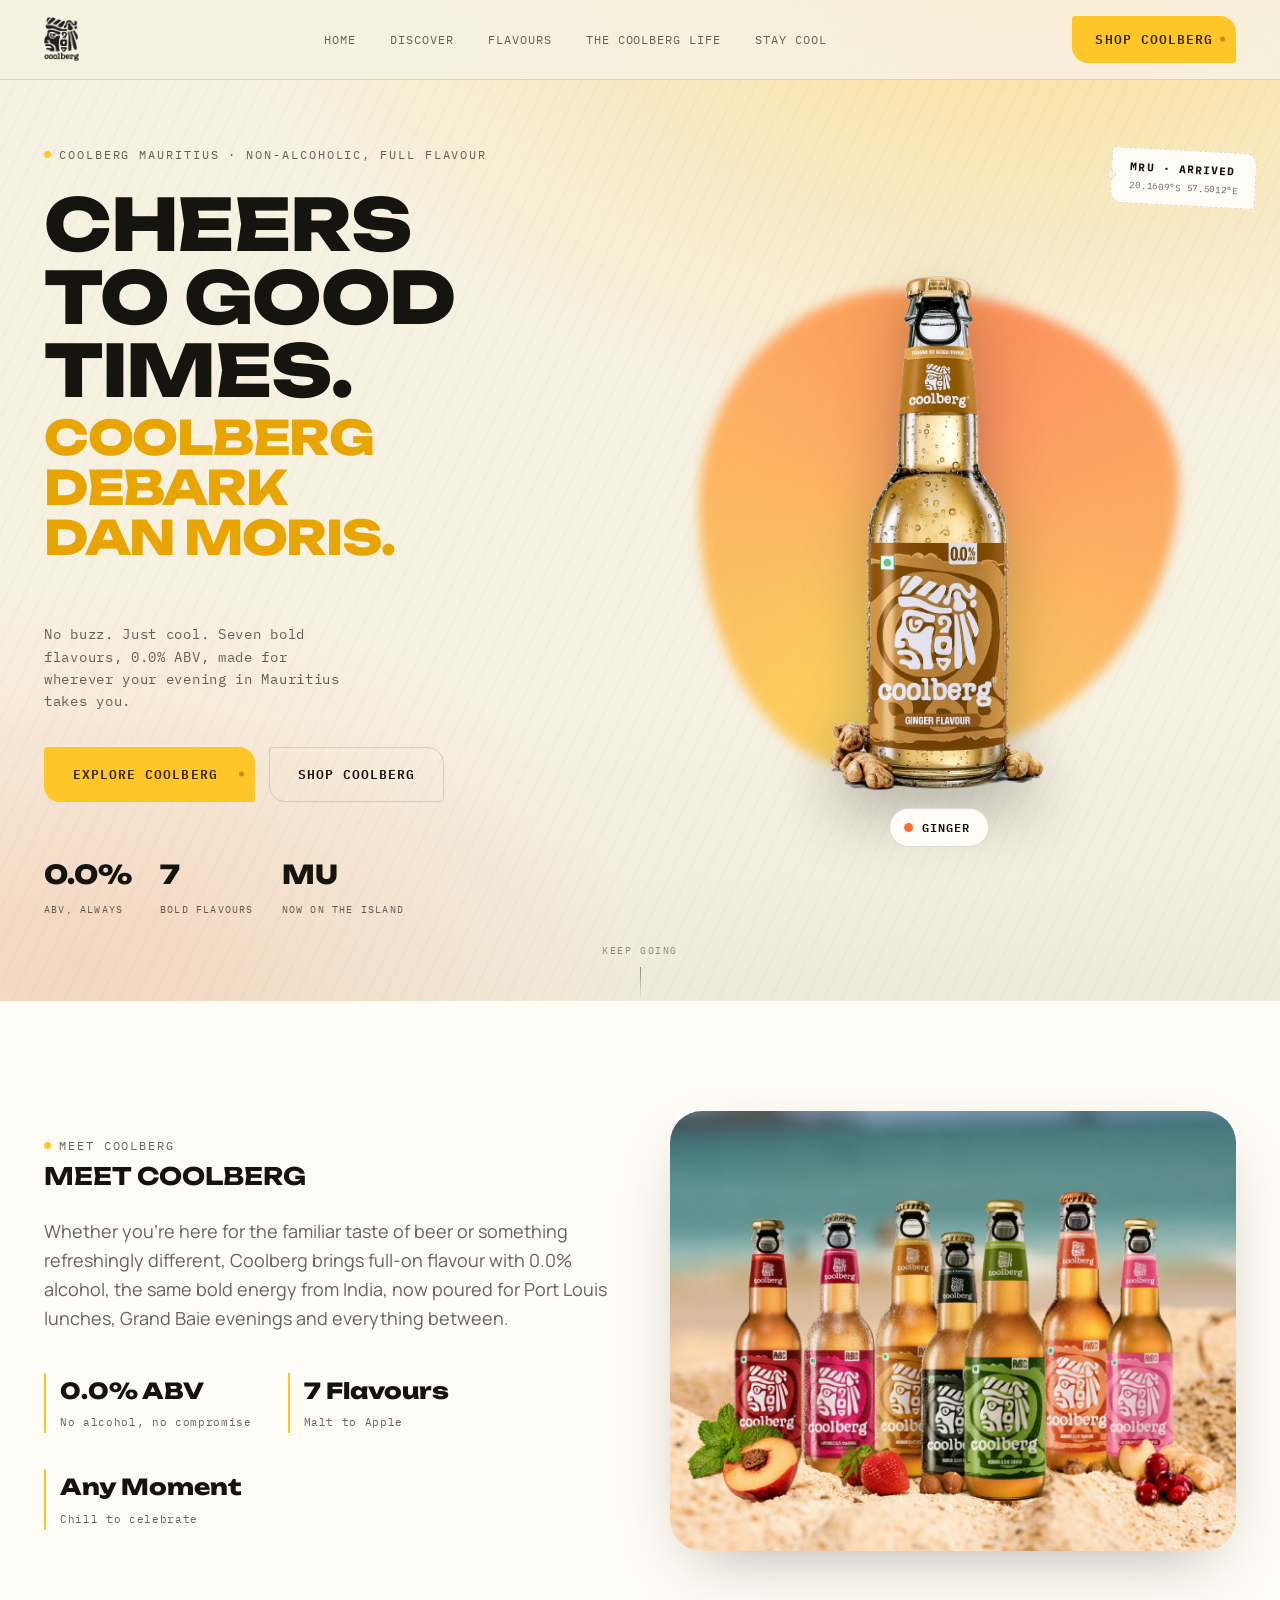
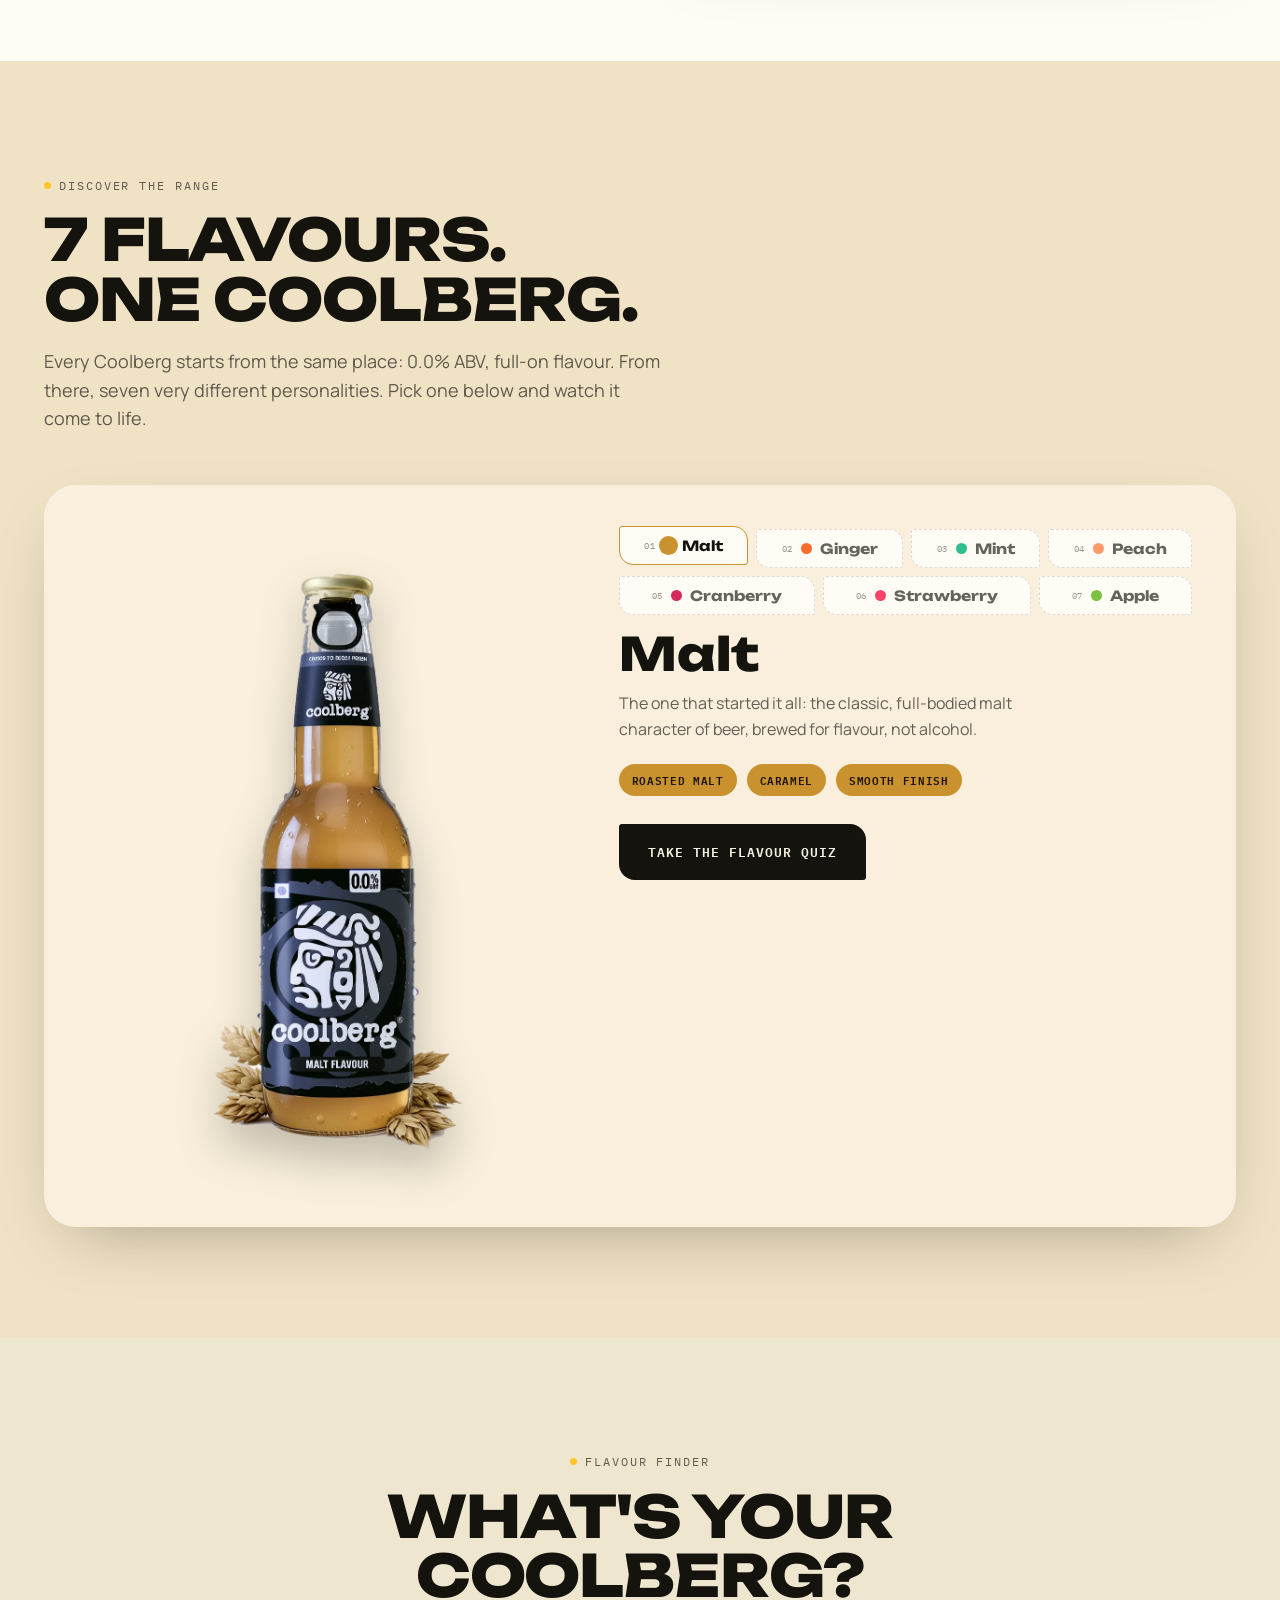
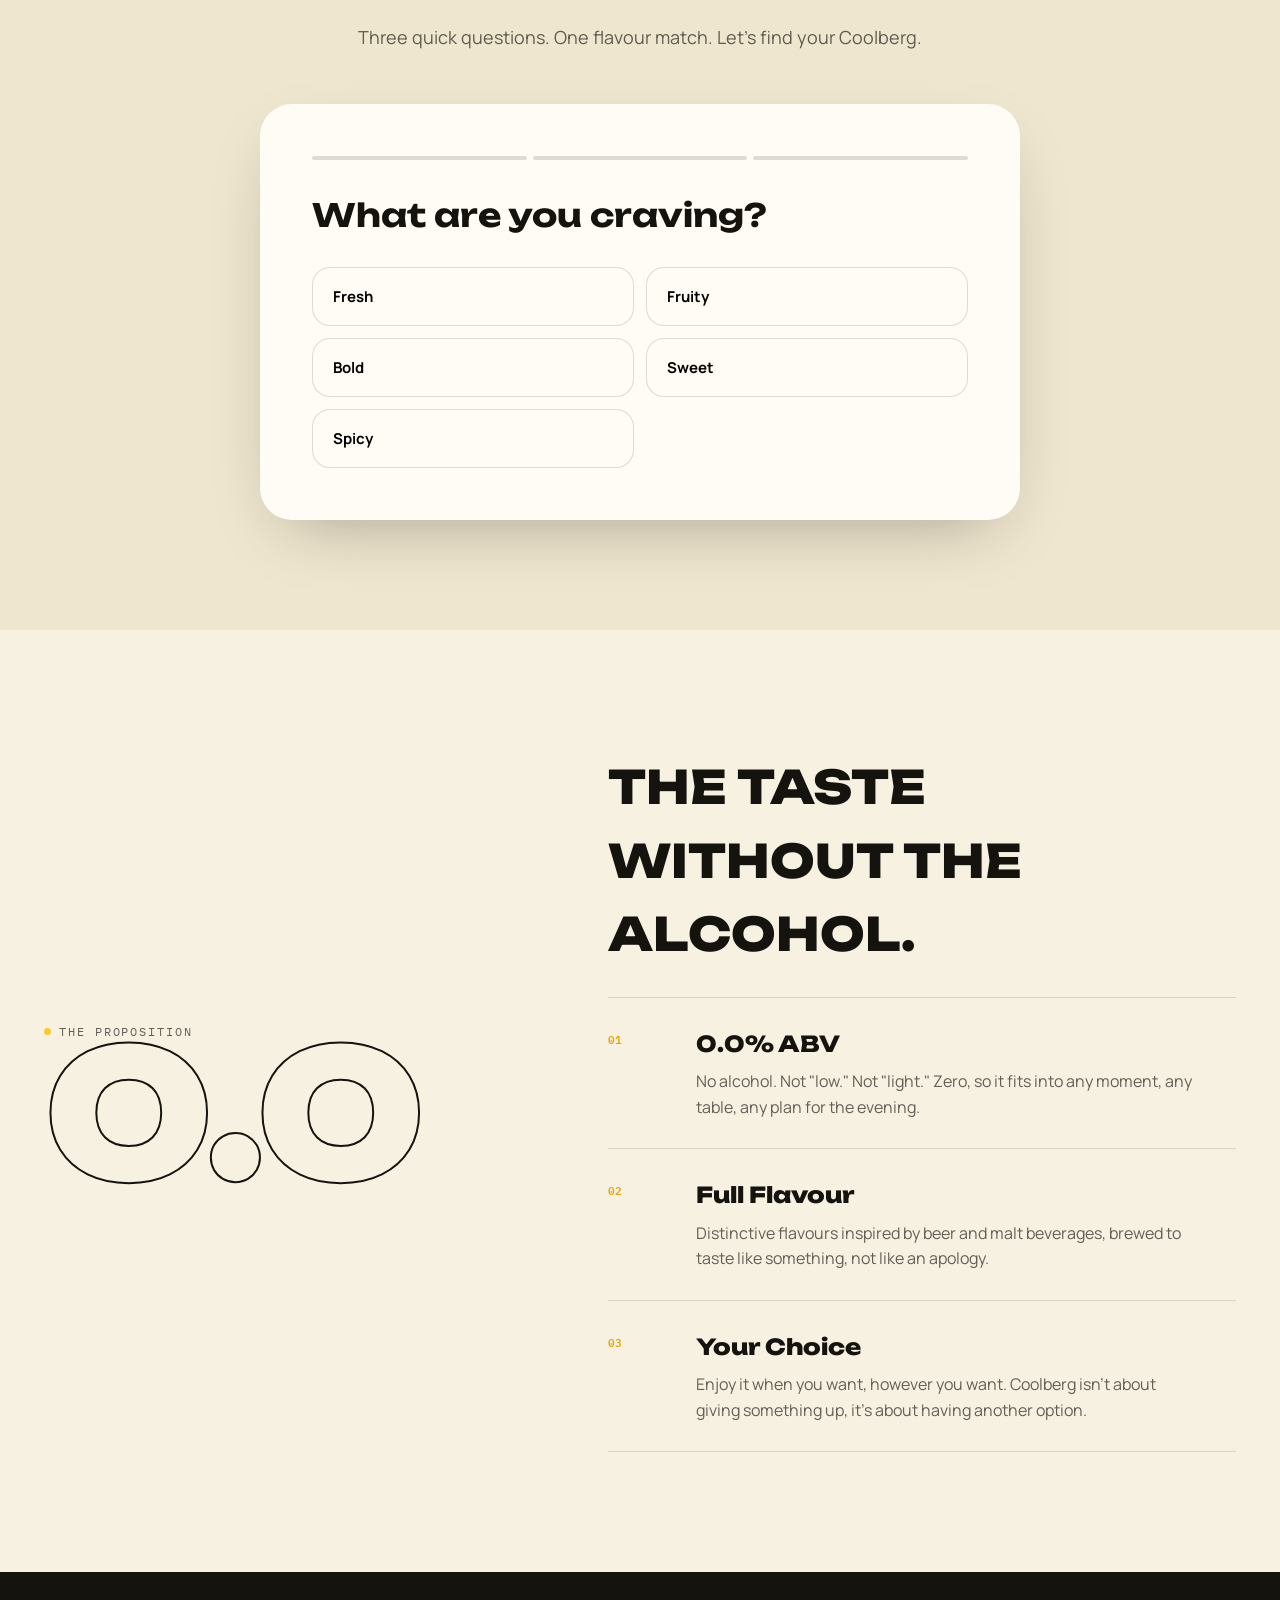
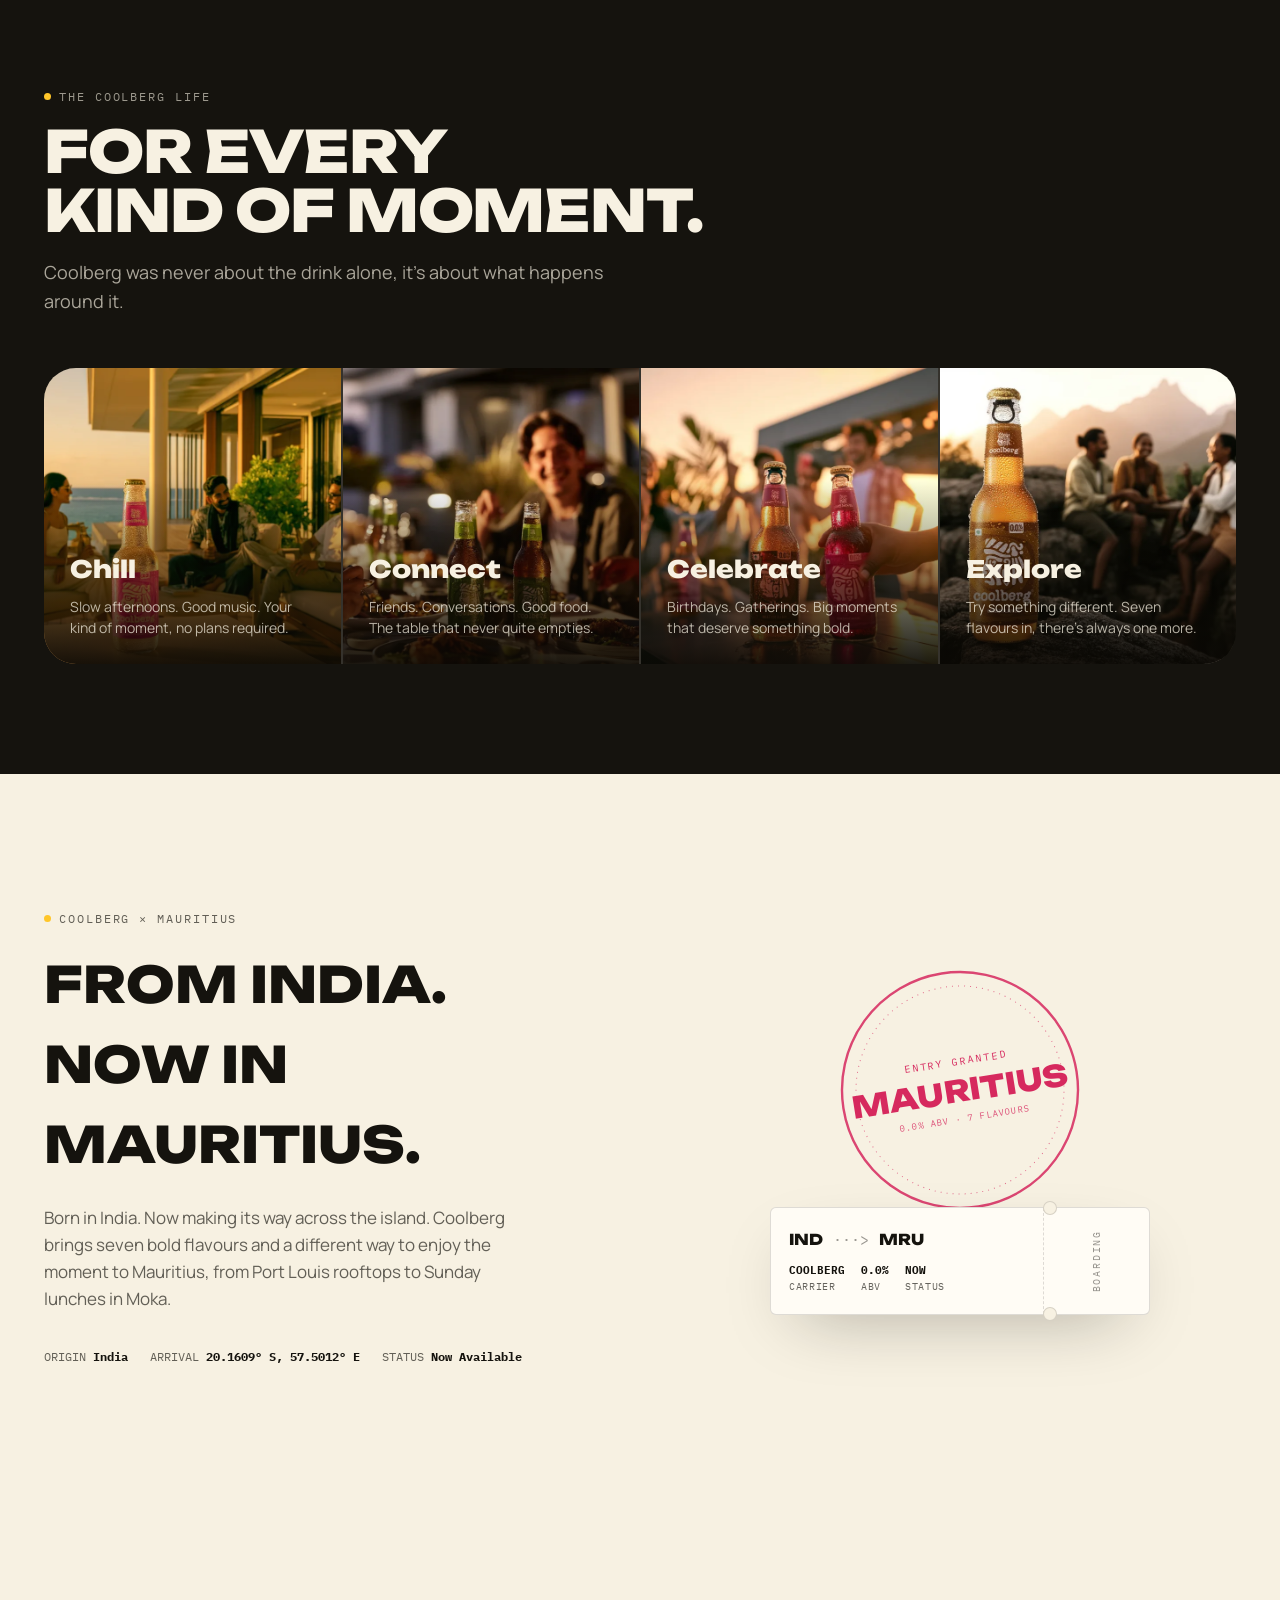
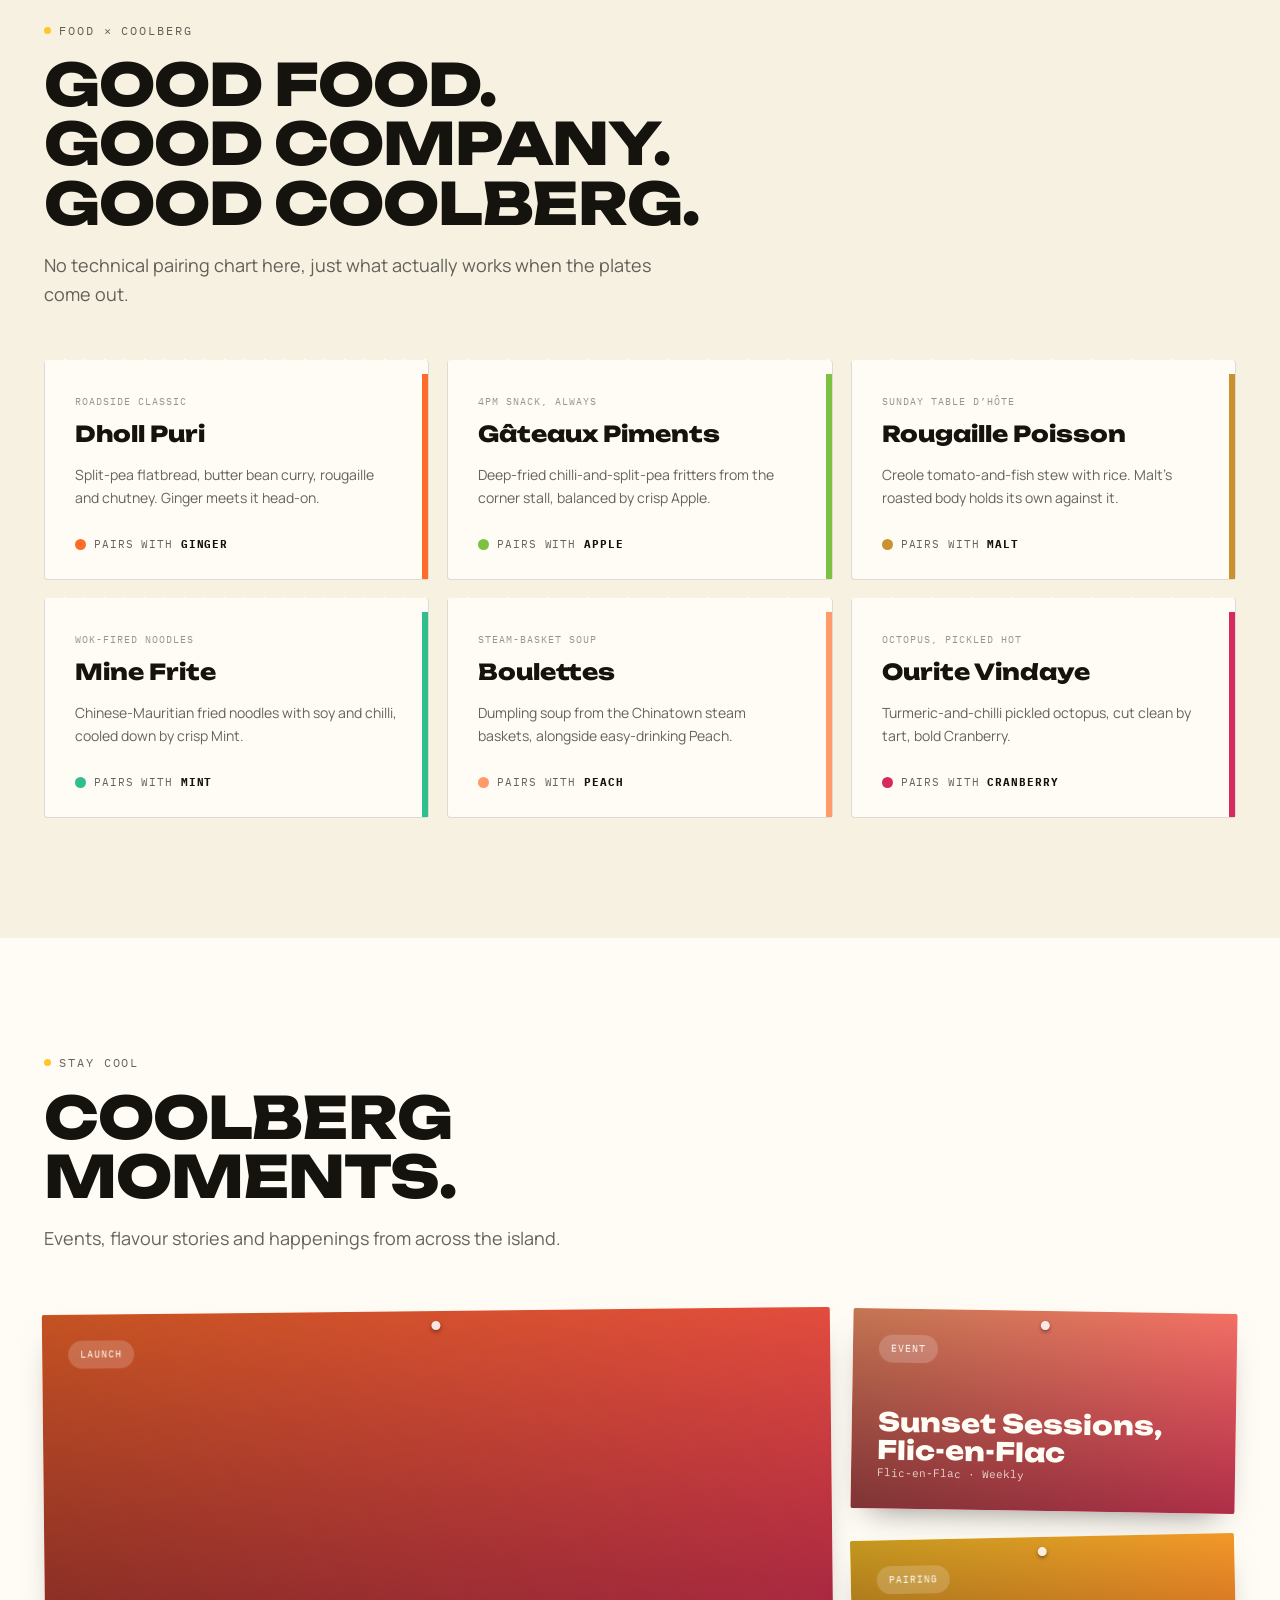
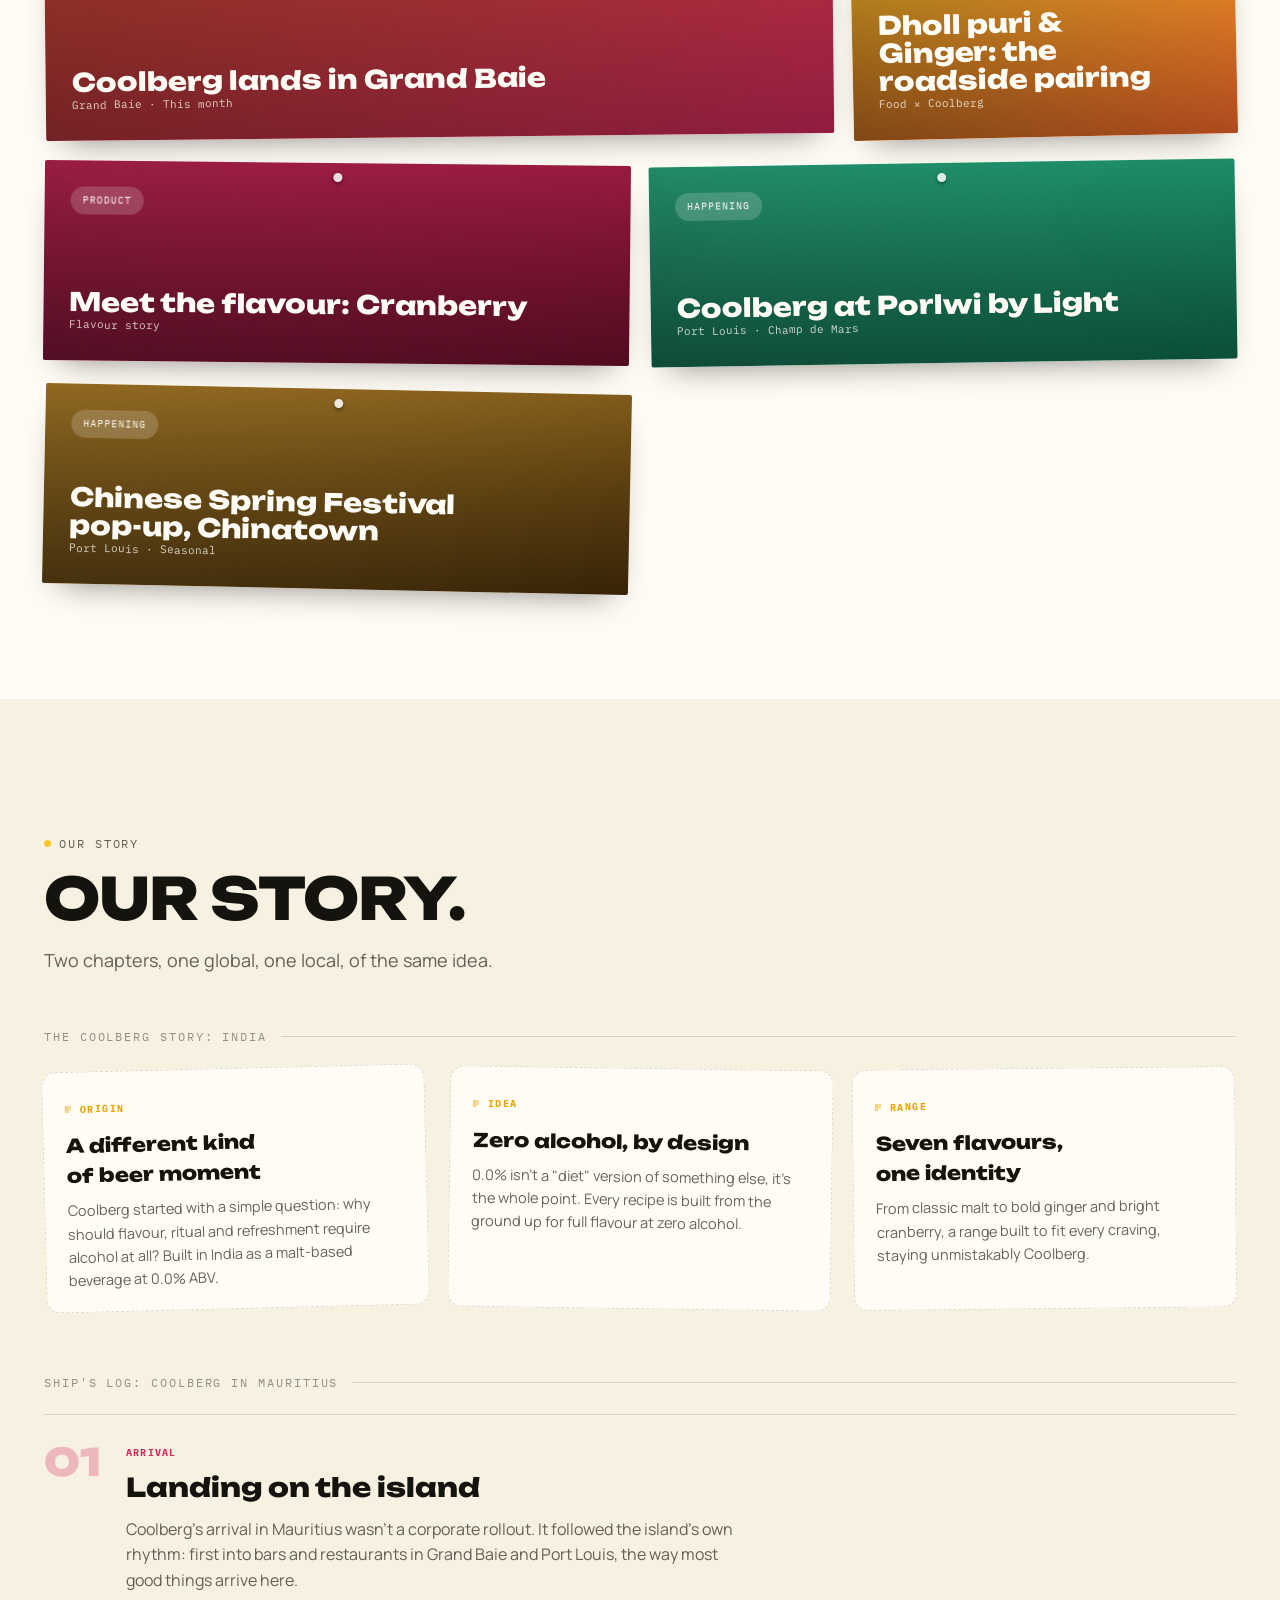
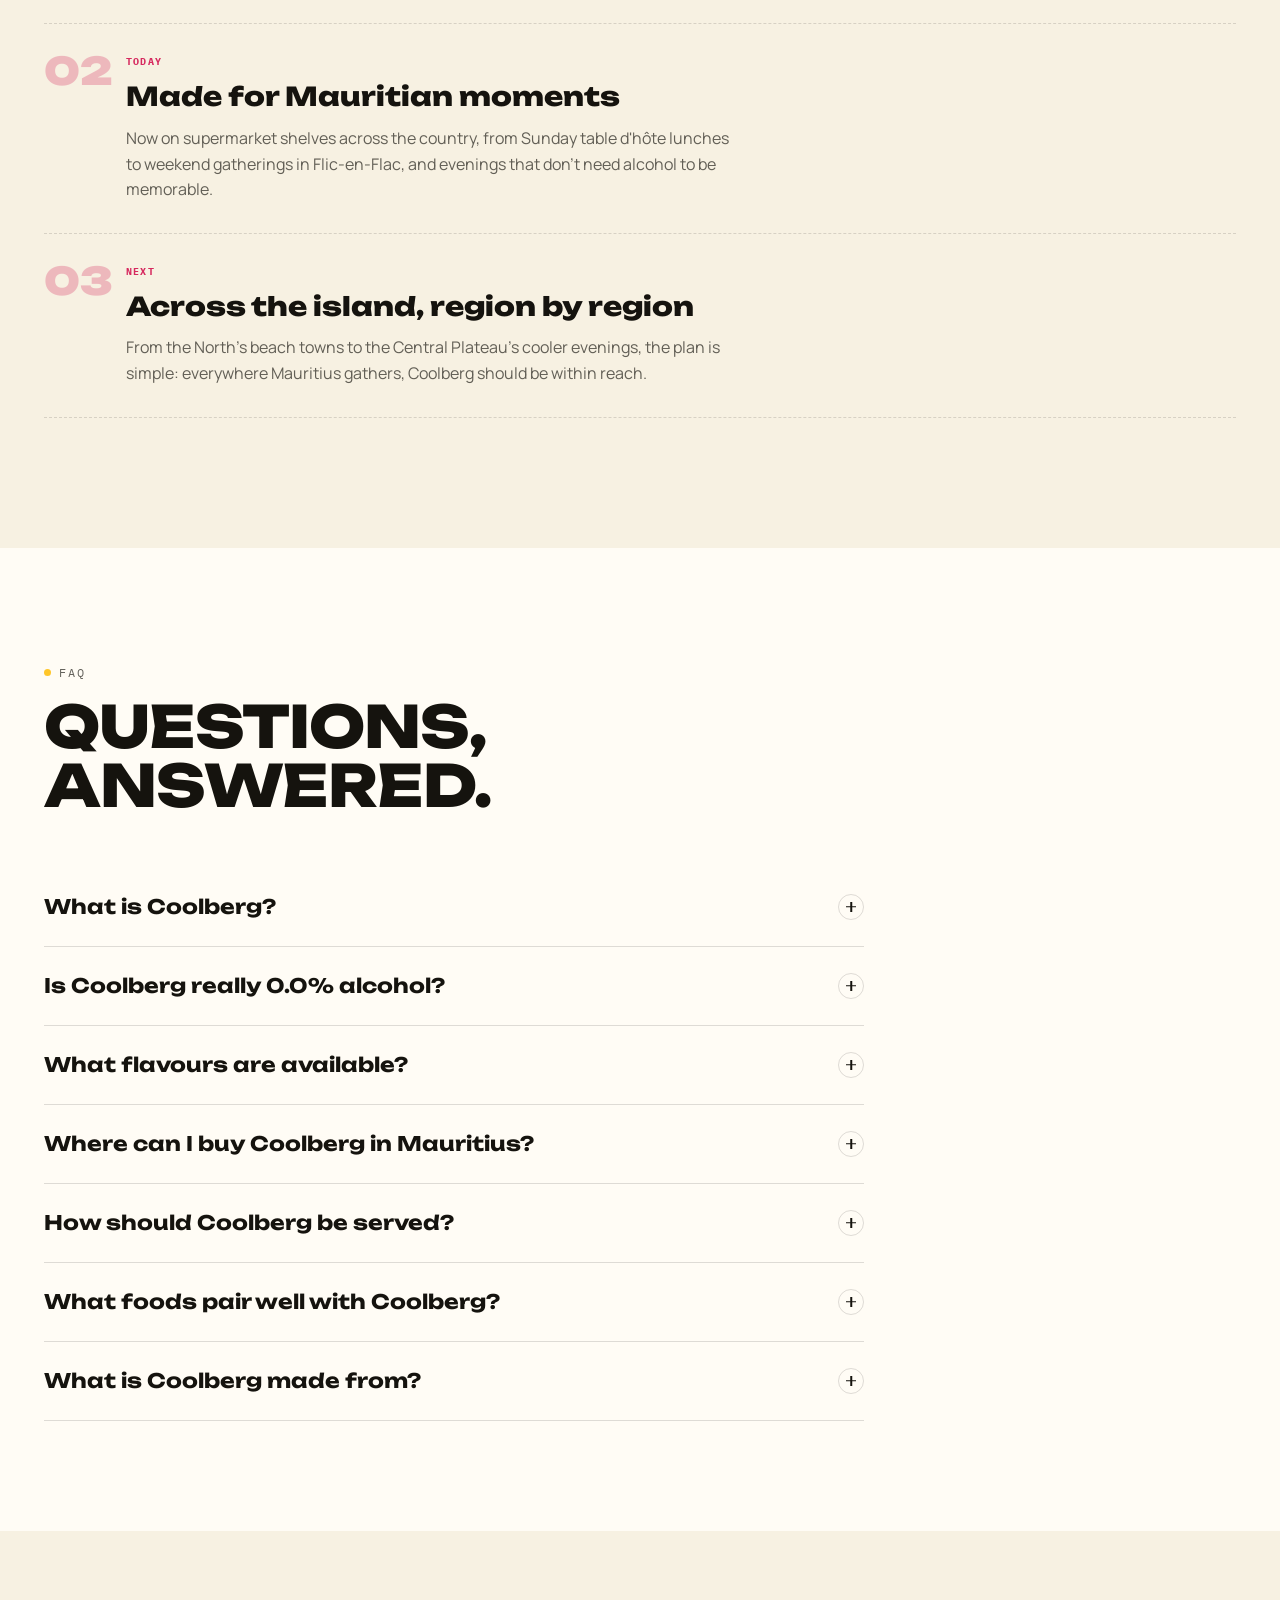
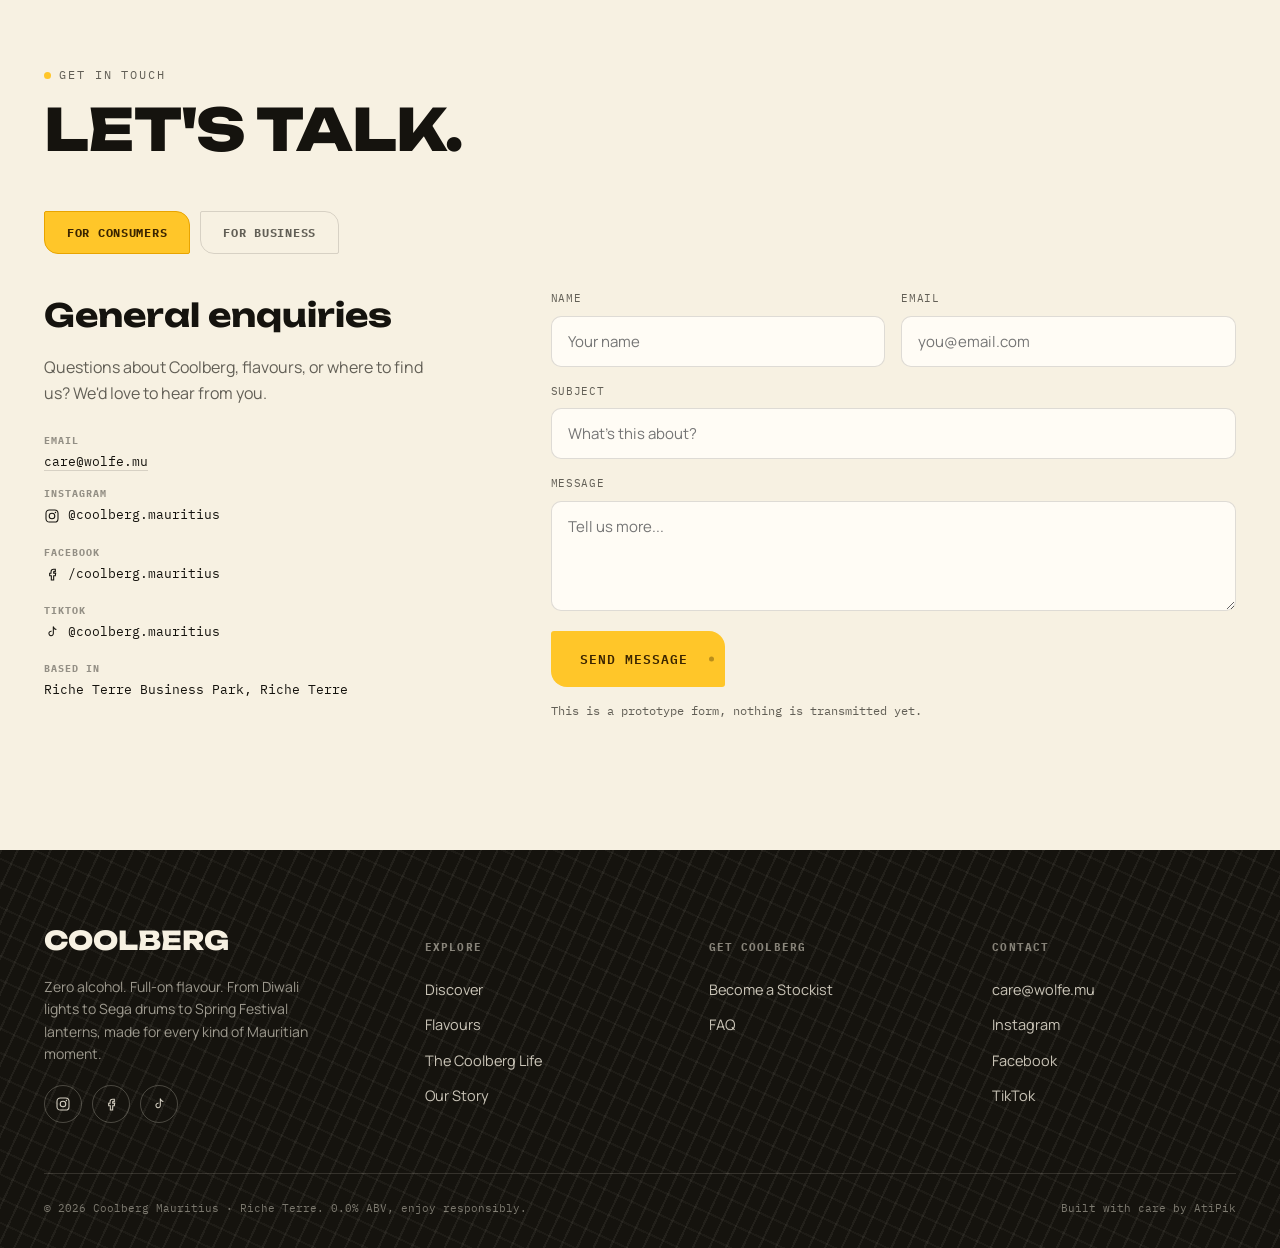
<file: index.html>
<!DOCTYPE html>
<html lang="en">
<head>
<meta charset="UTF-8">
<meta name="viewport" content="width=device-width, initial-scale=1.0">
<title>Coolberg Mauritius</title>
<meta name="description" content="Coolberg Mauritius: 0.0% ABV, full-on flavour. Discover 7 bold flavours, find where to buy Coolberg non-alcoholic beer across Mauritius, and see what your Coolberg is.">
<link rel="icon" type="image/png" href="assets/coolberg_main_logo.png">
<link rel="apple-touch-icon" href="assets/coolberg_main_logo.png">
<link rel="preconnect" href="https://fonts.googleapis.com">
<link rel="preconnect" href="https://fonts.gstatic.com" crossorigin>
<link rel="stylesheet" href="https://fonts.googleapis.com/css2?family=Unbounded:wght@400;600;700;800;900&family=Manrope:wght@400;500;600;700;800&family=IBM+Plex+Mono:wght@400;500;600&display=swap">
<link rel="preload" as="image" href="assets/flavours/cutout/malt.webp">
<link rel="stylesheet" href="styles.css">
</head>
<body>
<script type="application/ld+json">
{"@context":"https://schema.org","@type":"Organization","name":"Coolberg Mauritius","description":"0.0% ABV non-alcoholic malt beverage brand available in Mauritius, in seven flavours.","brand":"Coolberg"}
</script>

<nav class="site-nav">
  <div class="nav-inner">
    <a href="#top" class="logo"><img src="assets/coolberg_main_logo.webp" alt="Coolberg" class="logo-mark" width="589" height="747" decoding="async"></a>
    <div class="nav-links" role="navigation" aria-label="Primary">
      <a href="#top">Home</a>
      <a href="#meet">Discover</a>
      <a href="#flavours">Flavours</a>
      <a href="#life">The Coolberg Life</a>
      <a href="#moments">Stay Cool</a>
    </div>
    <div class="nav-cta">
      <a href="shop.html" class="btn btn-primary" style="padding:12px 22px;">Shop Coolberg</a>
      <button class="burger" id="burgerBtn" aria-expanded="false" aria-controls="mobileMenu" aria-label="Open menu"><span></span></button>
    </div>
  </div>
</nav>

<div class="mobile-menu" id="mobileMenu">
  <a href="#top">Home</a>
  <a href="#meet">Discover</a>
  <a href="#flavours">Flavours</a>
  <a href="#life">The Coolberg Life</a>
  <a href="#contact">Find Coolberg</a>
  <a href="#moments">Stay Cool</a>
  <a href="shop.html" class="btn btn-primary mm-cta">Shop Coolberg</a>
</div>

<main id="top">

<!-- HERO -->
<header class="hero">
  <div class="hero-bg" aria-hidden="true"></div>
  <div class="hero-tag" aria-hidden="true"><b>MRU · ARRIVED</b><span>20.1609°S 57.5012°E</span></div>
  <div class="wrap hero-inner">
    <div class="hero-headline">
      <span class="eyebrow">Coolberg Mauritius · Non-Alcoholic, Full Flavour</span>
      <h1>CHEERS TO GOOD TIMES.<br><em>COOLBERG DEBARK DAN MORIS.</em></h1>
    </div>
    <div class="hero-visual" aria-hidden="true">
      <div class="hero-blob"></div>
      <div class="hero-bottle-stage" id="heroBottleStage"></div>
      <div class="hero-flavour-tag" id="heroFlavourTag"><span class="hft-dot" id="heroFlavourDot"></span><span id="heroFlavourName">Malt</span></div>
    </div>
    <div class="hero-details">
      <p class="hero-sub">No buzz. Just cool. Seven bold flavours, 0.0% ABV, made for wherever your evening in Mauritius takes you.</p>
      <div class="hero-ctas">
        <a href="#flavours" class="btn btn-primary">Explore Coolberg</a>
        <a href="shop.html" class="btn btn-outline">Shop Coolberg</a>
      </div>
      <div class="hero-stats">
        <div><b>0.0%</b><span>ABV, always</span></div>
        <div><b>7</b><span>Bold flavours</span></div>
        <div><b>MU</b><span>Now on the island</span></div>
      </div>
    </div>
  </div>
  <div class="hero-scrollcue" aria-hidden="true"><span>Keep going</span><span class="line"></span></div>
</header>

<!-- MEET COOLBERG -->
<section id="meet" class="sec-pad pattern-weave">
  <div class="wrap meet-grid">
    <div class="reveal">
      <span class="eyebrow">Meet Coolberg</span>
      <h2 class="sec-head" style="margin-bottom:0;">MEET COOLBERG</h2>
      <p style="margin-top:22px;font-size:18px;color:var(--fg-soft);max-width:52ch;">Whether you're here for the familiar taste of beer or something refreshingly different, Coolberg brings full-on flavour with 0.0% alcohol, the same bold energy from India, now poured for Port Louis lunches, Grand Baie evenings and everything between.</p>
      <div class="meet-facts">
        <div><b>0.0% ABV</b><span>No alcohol, no compromise</span></div>
        <div><b>7 Flavours</b><span>Malt to Apple</span></div>
        <div><b>Any Moment</b><span>Chill to celebrate</span></div>
      </div>
    </div>
    <div class="meet-visual reveal">
      <img class="meet-packshot" src="assets/packshot2.webp" alt="The full Coolberg range, seven flavours together" width="1296" height="912" loading="lazy" decoding="async">
    </div>
  </div>
</section>

<!-- FLAVOURS -->
<section id="flavours" class="sec-pad">
  <div class="wrap">
    <div class="sec-head reveal">
      <span class="eyebrow">Discover the range</span>
      <h2>7 FLAVOURS.<br>ONE COOLBERG.</h2>
      <p>Every Coolberg starts from the same place: 0.0% ABV, full-on flavour. From there, seven very different personalities. Pick one below and watch it come to life.</p>
    </div>
    <div class="fl-layout reveal">
      <div class="fl-display" id="flDisplay">
        <div class="fl-bottle-wrap">
          <img class="fl-bottle-photo" id="flBottleImg" src="assets/flavours/cutout/malt.webp" alt="Coolberg Malt, 0.0% ABV bottle" width="535" height="1400" loading="lazy" decoding="async">
        </div>
        <div class="fl-list" id="flList" role="tablist" aria-label="Flavours"></div>
        <div class="fl-copy">
          <h3 class="fl-name" id="flName">Malt</h3>
          <p id="flDesc">The one that started it all: the classic, full-bodied malt character of beer, brewed for flavour, not alcohol.</p>
          <div class="fl-notes" id="flNotes"></div>
          <div class="fl-cta"><button class="btn btn-dark" id="flQuizLink">Take the flavour quiz</button></div>
        </div>
      </div>
    </div>
  </div>
</section>

<!-- QUIZ -->
<section id="quiz" class="sec-pad">
  <div class="wrap">
    <div class="sec-head reveal" style="text-align:center;margin-left:auto;margin-right:auto;">
      <span class="eyebrow" style="justify-content:center;">Flavour finder</span>
      <h2>WHAT'S YOUR<br>COOLBERG?</h2>
      <p style="margin-left:auto;margin-right:auto;">Three quick questions. One flavour match. Let's find your Coolberg.</p>
    </div>
    <div class="quiz-box reveal">
      <div class="quiz-progress" id="quizProgress"><i></i><i></i><i></i></div>

      <div class="quiz-step active" data-step="1">
        <h3>What are you craving?</h3>
        <div class="quiz-opts">
          <button class="quiz-opt" data-q="1" data-v="fresh">Fresh</button>
          <button class="quiz-opt" data-q="1" data-v="fruity">Fruity</button>
          <button class="quiz-opt" data-q="1" data-v="bold">Bold</button>
          <button class="quiz-opt" data-q="1" data-v="sweet">Sweet</button>
          <button class="quiz-opt" data-q="1" data-v="spicy">Spicy</button>
        </div>
      </div>

      <div class="quiz-step" data-step="2">
        <h3>Pick your moment.</h3>
        <div class="quiz-opts">
          <button class="quiz-opt" data-q="2" data-v="chill">Chill</button>
          <button class="quiz-opt" data-q="2" data-v="connect">Connect</button>
          <button class="quiz-opt" data-q="2" data-v="celebrate">Celebrate</button>
          <button class="quiz-opt" data-q="2" data-v="explore">Explore</button>
        </div>
      </div>

      <div class="quiz-step" data-step="3">
        <h3>What's your vibe?</h3>
        <div class="quiz-opts">
          <button class="quiz-opt" data-q="3" data-v="classic">Classic &amp; malty</button>
          <button class="quiz-opt" data-q="3" data-v="adventurous">Adventurous &amp; bold</button>
          <button class="quiz-opt" data-q="3" data-v="sweetfruity">Sweet &amp; fruity</button>
          <button class="quiz-opt" data-q="3" data-v="crisp">Crisp &amp; light</button>
        </div>
      </div>

      <div class="quiz-step" data-step="result">
        <div class="quiz-result">
          <span class="qr-label">Your Coolberg is</span>
          <h3><span class="qr-flavour" id="qrFlavour">Cranberry</span></h3>
          <p id="qrDesc">Bold, tart and just a little rebellious, cranberry is for the ones who like their flavour with an edge.</p>
          <button class="btn btn-primary" id="qrDiscoverBtn">Discover this flavour</button>
          <br><button class="quiz-restart" id="quizRestart">Start over</button>
        </div>
      </div>
    </div>
  </div>
</section>

<!-- WHY 0.0 -->
<section id="why" class="sec-pad">
  <div class="wrap why-grid">
    <div class="reveal"><span class="eyebrow">The proposition</span><div class="why-num" aria-hidden="true">0.0</div></div>
    <div class="reveal">
      <h2 style="font-size:clamp(30px,4.4vw,46px);font-weight:800;margin-bottom:8px;">THE TASTE<br>WITHOUT THE ALCOHOL.</h2>
      <div class="why-cols" style="margin-top:26px;">
        <div class="why-item"><span class="wi-tag">01</span><div><h4>0.0% ABV</h4><p>No alcohol. Not "low." Not "light." Zero, so it fits into any moment, any table, any plan for the evening.</p></div></div>
        <div class="why-item"><span class="wi-tag">02</span><div><h4>Full Flavour</h4><p>Distinctive flavours inspired by beer and malt beverages, brewed to taste like something, not like an apology.</p></div></div>
        <div class="why-item"><span class="wi-tag">03</span><div><h4>Your Choice</h4><p>Enjoy it when you want, however you want. Coolberg isn't about giving something up, it's about having another option.</p></div></div>
      </div>
    </div>
  </div>
</section>

<!-- COOLBERG LIFE -->
<section id="life" class="sec-pad pattern-weave-inv">
  <div class="wrap">
    <div class="sec-head reveal"><span class="eyebrow">The Coolberg life</span><h2>FOR EVERY<br>KIND OF MOMENT.</h2><p>Coolberg was never about the drink alone, it's about what happens around it.</p></div>
    <div class="life-grid reveal">
      <div class="life-card">
        <img class="lc-img" src="assets/situations/chill.webp" alt="Friends chilling by the pool at sunset with a Coolberg" loading="lazy" decoding="async" width="1200" height="673">
        <div class="lc-scrim"></div>
        <div class="lc-body"><h4>Chill</h4><p>Slow afternoons. Good music. Your kind of moment, no plans required.</p></div>
      </div>
      <div class="life-card">
        <img class="lc-img" src="assets/situations/connect.webp" alt="Friends laughing over dinner with Coolberg bottles on the table" loading="lazy" decoding="async" width="1200" height="673">
        <div class="lc-scrim"></div>
        <div class="lc-body"><h4>Connect</h4><p>Friends. Conversations. Good food. The table that never quite empties.</p></div>
      </div>
      <div class="life-card">
        <img class="lc-img" src="assets/situations/celebrate.webp" alt="Friends toasting with Coolberg bottles at golden hour" loading="lazy" decoding="async" width="1200" height="673">
        <div class="lc-scrim"></div>
        <div class="lc-body"><h4>Celebrate</h4><p>Birthdays. Gatherings. Big moments that deserve something bold.</p></div>
      </div>
      <div class="life-card">
        <img class="lc-img" src="assets/situations/explore.webp" alt="A Coolberg bottle on a mountain rock with friends taking in the view" loading="lazy" decoding="async" width="1200" height="673">
        <div class="lc-scrim"></div>
        <div class="lc-body"><h4>Explore</h4><p>Try something different. Seven flavours in, there's always one more.</p></div>
      </div>
    </div>
  </div>
</section>

<!-- MAURITIUS -->
<section id="mauritius" class="sec-pad">
  <div class="wrap mtx-grid">
    <div class="reveal">
      <span class="eyebrow">Coolberg × Mauritius</span>
      <h2 style="font-size:clamp(30px,4.6vw,50px);font-weight:800;margin-top:14px;">FROM INDIA.<br>NOW IN MAURITIUS.</h2>
      <p style="margin-top:20px;font-size:17px;color:var(--fg-soft);max-width:48ch;">Born in India. Now making its way across the island. Coolberg brings seven bold flavours and a different way to enjoy the moment to Mauritius, from Port Louis rooftops to Sunday lunches in Moka.</p>
      <div class="mtx-coords">
        <span>ORIGIN <b>India</b></span>
        <span>ARRIVAL <b>20.1609° S, 57.5012° E</b></span>
        <span>STATUS <b>Now Available</b></span>
      </div>
    </div>
    <div class="mtx-doc reveal">
      <div class="mtx-stamp" aria-hidden="true">
        <svg viewBox="0 0 270 270"><circle class="mtx-stamp-ring" cx="135" cy="135" r="118"/><circle class="mtx-stamp-ring2" cx="135" cy="135" r="104"/></svg>
        <div class="mtx-stamp-core">
          <div class="ms-top">Entry Granted</div>
          <div class="ms-main">MAURITIUS</div>
          <div class="ms-sub">0.0% ABV · 7 FLAVOURS</div>
        </div>
      </div>
      <div class="mtx-boarding">
        <div class="mtx-b-main">
          <div class="mtx-b-route">IND <span class="arrow">···&gt;</span> MRU</div>
          <div class="mtx-b-meta">
            <span><b>Coolberg</b>Carrier</span>
            <span><b>0.0%</b>ABV</span>
            <span><b>Now</b>Status</span>
          </div>
        </div>
        <div class="mtx-b-stub"><span>Boarding</span></div>
      </div>
    </div>
  </div>
</section>

<!-- FOOD -->
<section id="food" class="sec-pad">
  <div class="wrap">
    <div class="sec-head reveal"><span class="eyebrow">Food × Coolberg</span><h2>GOOD FOOD.<br>GOOD COMPANY.<br>GOOD COOLBERG.</h2><p>No technical pairing chart here, just what actually works when the plates come out.</p></div>
    <div class="food-grid reveal" id="foodGrid"></div>
  </div>
</section>

<!-- MOMENTS -->
<section id="moments" class="sec-pad pattern-weave">
  <div class="wrap">
    <div class="sec-head reveal"><span class="eyebrow">Stay Cool</span><h2>COOLBERG MOMENTS.</h2><p>Events, flavour stories and happenings from across the island.</p></div>
    <div class="moments-grid reveal" id="momentsGrid"></div>
  </div>
</section>

<!-- STORY -->
<section id="story" class="sec-pad">
  <div class="wrap">
    <div class="sec-head reveal"><span class="eyebrow">Our story</span><h2>OUR STORY.</h2><p>Two chapters, one global, one local, of the same idea.</p></div>
    <div class="reveal">
      <div class="story-chapter">
        <div class="story-divider">The Coolberg story: India</div>
        <div class="story-stamps">
          <div class="story-stamp"><span class="si-tag">Origin</span><h4>A different kind of beer moment</h4><p>Coolberg started with a simple question: why should flavour, ritual and refreshment require alcohol at all? Built in India as a malt-based beverage at 0.0% ABV.</p></div>
          <div class="story-stamp"><span class="si-tag">Idea</span><h4>Zero alcohol, by design</h4><p>0.0% isn't a "diet" version of something else, it's the whole point. Every recipe is built from the ground up for full flavour at zero alcohol.</p></div>
          <div class="story-stamp"><span class="si-tag">Range</span><h4>Seven flavours, one identity</h4><p>From classic malt to bold ginger and bright cranberry, a range built to fit every craving, staying unmistakably Coolberg.</p></div>
        </div>
      </div>
      <div class="story-chapter">
        <div class="story-divider">Ship's log: Coolberg in Mauritius</div>
        <div class="story-log">
          <div class="log-item"><span class="log-num">01</span><div><span class="si-tag">Arrival</span><h4>Landing on the island</h4><p>Coolberg's arrival in Mauritius wasn't a corporate rollout. It followed the island's own rhythm: first into bars and restaurants in Grand Baie and Port Louis, the way most good things arrive here.</p></div></div>
          <div class="log-item"><span class="log-num">02</span><div><span class="si-tag">Today</span><h4>Made for Mauritian moments</h4><p>Now on supermarket shelves across the country, from Sunday table d'hôte lunches to weekend gatherings in Flic-en-Flac, and evenings that don't need alcohol to be memorable.</p></div></div>
          <div class="log-item"><span class="log-num">03</span><div><span class="si-tag">Next</span><h4>Across the island, region by region</h4><p>From the North's beach towns to the Central Plateau's cooler evenings, the plan is simple: everywhere Mauritius gathers, Coolberg should be within reach.</p></div></div>
        </div>
      </div>
    </div>
  </div>
</section>

<!-- FAQ -->
<section id="faq" class="sec-pad">
  <div class="wrap">
    <div class="sec-head reveal"><span class="eyebrow">FAQ</span><h2>QUESTIONS,<br>ANSWERED.</h2></div>
    <div class="faq-list reveal" id="faqList"></div>
  </div>
</section>

<!-- CONTACT -->
<section id="contact" class="sec-pad">
  <div class="wrap">
    <div class="sec-head reveal"><span class="eyebrow">Get in touch</span><h2>LET'S TALK.</h2></div>
    <div class="contact-tabs reveal">
      <button class="ctab" aria-selected="true" data-tab="consumer">For Consumers</button>
      <button class="ctab" aria-selected="false" data-tab="business">For Business</button>
    </div>

    <div class="contact-panel active reveal" id="panel-consumer">
      <div class="contact-info">
        <h3>General enquiries</h3>
        <p>Questions about Coolberg, flavours, or where to find us? We'd love to hear from you.</p>
        <div class="ci-list">
          <div><b>Email</b><a href="mailto:care@wolfe.mu">care@wolfe.mu</a></div>
          <div><b>Instagram</b><a class="ci-social" href="https://www.instagram.com/coolberg.mauritius/" target="_blank" rel="noopener"><svg viewBox="0 0 24 24" fill="none" stroke="currentColor" stroke-width="1.6"><rect x="3" y="3" width="18" height="18" rx="5"/><circle cx="12" cy="12" r="4.2"/><circle cx="17.2" cy="6.8" r="1.1" fill="currentColor" stroke="none"/></svg>@coolberg.mauritius</a></div>
          <div><b>Facebook</b><a class="ci-social" href="https://www.facebook.com/coolberg.mauritius" target="_blank" rel="noopener"><svg viewBox="0 0 24 24" fill="none" stroke="currentColor" stroke-width="1.6"><path d="M14.5 8.5h2.5V5h-2.5c-2.2 0-4 1.8-4 4v2H8.5v3.5H11V21h3.5v-6.5H17l.5-3.5h-3V9c0-.6.4-1 1-1z"/></svg>/coolberg.mauritius</a></div>
          <div><b>TikTok</b><a class="ci-social" href="https://www.tiktok.com/@coolberg.mauritius" target="_blank" rel="noopener"><svg viewBox="0 0 24 24" fill="none" stroke="currentColor" stroke-width="1.6"><path d="M14 4v10.2a3.3 3.3 0 1 1-2.6-3.23"/><path d="M14 4c.5 2.4 2.2 4 4.6 4.2"/></svg>@coolberg.mauritius</a></div>
          <div><b>Based in</b>Riche Terre Business Park, Riche Terre</div>
        </div>
      </div>
      <form class="contact-form" onsubmit="return false;">
        <div class="form-grid">
          <div class="field"><label for="cName">Name</label><input id="cName" type="text" placeholder="Your name" required></div>
          <div class="field"><label for="cEmail">Email</label><input id="cEmail" type="email" placeholder="you@email.com" required></div>
          <div class="field full"><label for="cSubject">Subject</label><input id="cSubject" type="text" placeholder="What's this about?"></div>
          <div class="field full"><label for="cMsg">Message</label><textarea id="cMsg" placeholder="Tell us more..."></textarea></div>
        </div>
        <button class="btn btn-primary" style="margin-top:20px;">Send message</button>
        <p class="form-note">This is a prototype form, nothing is transmitted yet.</p>
      </form>
    </div>

    <div class="contact-panel" id="panel-business">
      <div class="contact-info">
        <h3>BECOME A STOCKIST</h3>
        <p>Restaurants, shops, supermarkets and venues, let's get Coolberg on your menu or your shelf.</p>
        <div class="ci-list">
          <div><b>Email</b>trade@coolberg.mu</div>
          <div><b>Phone</b>+230 5987 4210</div>
          <div><b>Response time</b>Within 2 business days</div>
        </div>
      </div>
      <form class="contact-form" onsubmit="return false;">
        <div class="form-grid">
          <div class="field"><label for="bName">Contact name</label><input id="bName" type="text" placeholder="Your name" required></div>
          <div class="field"><label for="bBiz">Business name</label><input id="bBiz" type="text" placeholder="Business name" required></div>
          <div class="field"><label for="bEmail">Email</label><input id="bEmail" type="email" placeholder="you@business.mu" required></div>
          <div class="field"><label for="bType">Business type</label>
            <select id="bType">
              <option>Restaurant</option><option>Café</option><option>Bar</option><option>Supermarket</option><option>Shop</option><option>Event / Venue</option><option>Other</option>
            </select>
          </div>
          <div class="field full"><label for="bArea">Area</label><input id="bArea" type="text" placeholder="e.g. Grand Baie, Moka..."></div>
          <div class="field full"><label for="bMsg">Tell us about your business</label><textarea id="bMsg" placeholder="Type of venue, expected volume, anything else..."></textarea></div>
        </div>
        <button class="btn btn-primary" style="margin-top:20px;">Submit enquiry</button>
        <p class="form-note">This is a prototype form, nothing is transmitted yet.</p>
      </form>
    </div>
  </div>
</section>

</main>

<footer class="pattern-weave-inv">
  <div class="wrap">
    <div class="foot-top">
      <div class="foot-brand"><b>COOLBERG</b><p>Zero alcohol. Full-on flavour. From Diwali lights to Sega drums to Spring Festival lanterns, made for every kind of Mauritian moment.</p>
        <div class="foot-social">
          <a href="https://www.instagram.com/coolberg.mauritius/" target="_blank" rel="noopener" aria-label="Coolberg on Instagram"><svg viewBox="0 0 24 24" fill="none" stroke="currentColor" stroke-width="1.6"><rect x="3" y="3" width="18" height="18" rx="5"/><circle cx="12" cy="12" r="4.2"/><circle cx="17.2" cy="6.8" r="1.1" fill="currentColor" stroke="none"/></svg></a>
          <a href="https://www.facebook.com/coolberg.mauritius" target="_blank" rel="noopener" aria-label="Coolberg on Facebook"><svg viewBox="0 0 24 24" fill="none" stroke="currentColor" stroke-width="1.6"><path d="M14.5 8.5h2.5V5h-2.5c-2.2 0-4 1.8-4 4v2H8.5v3.5H11V21h3.5v-6.5H17l.5-3.5h-3V9c0-.6.4-1 1-1z"/></svg></a>
          <a href="https://www.tiktok.com/@coolberg.mauritius" target="_blank" rel="noopener" aria-label="Coolberg on TikTok"><svg viewBox="0 0 24 24" fill="none" stroke="currentColor" stroke-width="1.6"><path d="M14 4v10.2a3.3 3.3 0 1 1-2.6-3.23"/><path d="M14 4c.5 2.4 2.2 4 4.6 4.2"/></svg></a>
        </div>
      </div>
      <div class="foot-col"><h5>Explore</h5><a href="#meet">Discover</a><a href="#flavours">Flavours</a><a href="#life">The Coolberg Life</a><a href="#story">Our Story</a></div>
      <div class="foot-col"><h5>Get Coolberg</h5><a href="#contact">Become a Stockist</a><a href="#faq">FAQ</a></div>
      <div class="foot-col"><h5>Contact</h5><a href="mailto:care@wolfe.mu">care@wolfe.mu</a><a href="https://www.instagram.com/coolberg.mauritius/" target="_blank" rel="noopener">Instagram</a><a href="https://www.facebook.com/coolberg.mauritius" target="_blank" rel="noopener">Facebook</a><a href="https://www.tiktok.com/@coolberg.mauritius" target="_blank" rel="noopener">TikTok</a></div>
    </div>
    <div class="foot-bottom">
      <span>© 2026 Coolberg Mauritius · Riche Terre. 0.0% ABV, enjoy responsibly.</span>
      <span>Built with care by AtiPik</span>
    </div>
  </div>
</footer>

<script src="script.js"></script>
</body>
</html>
</file>
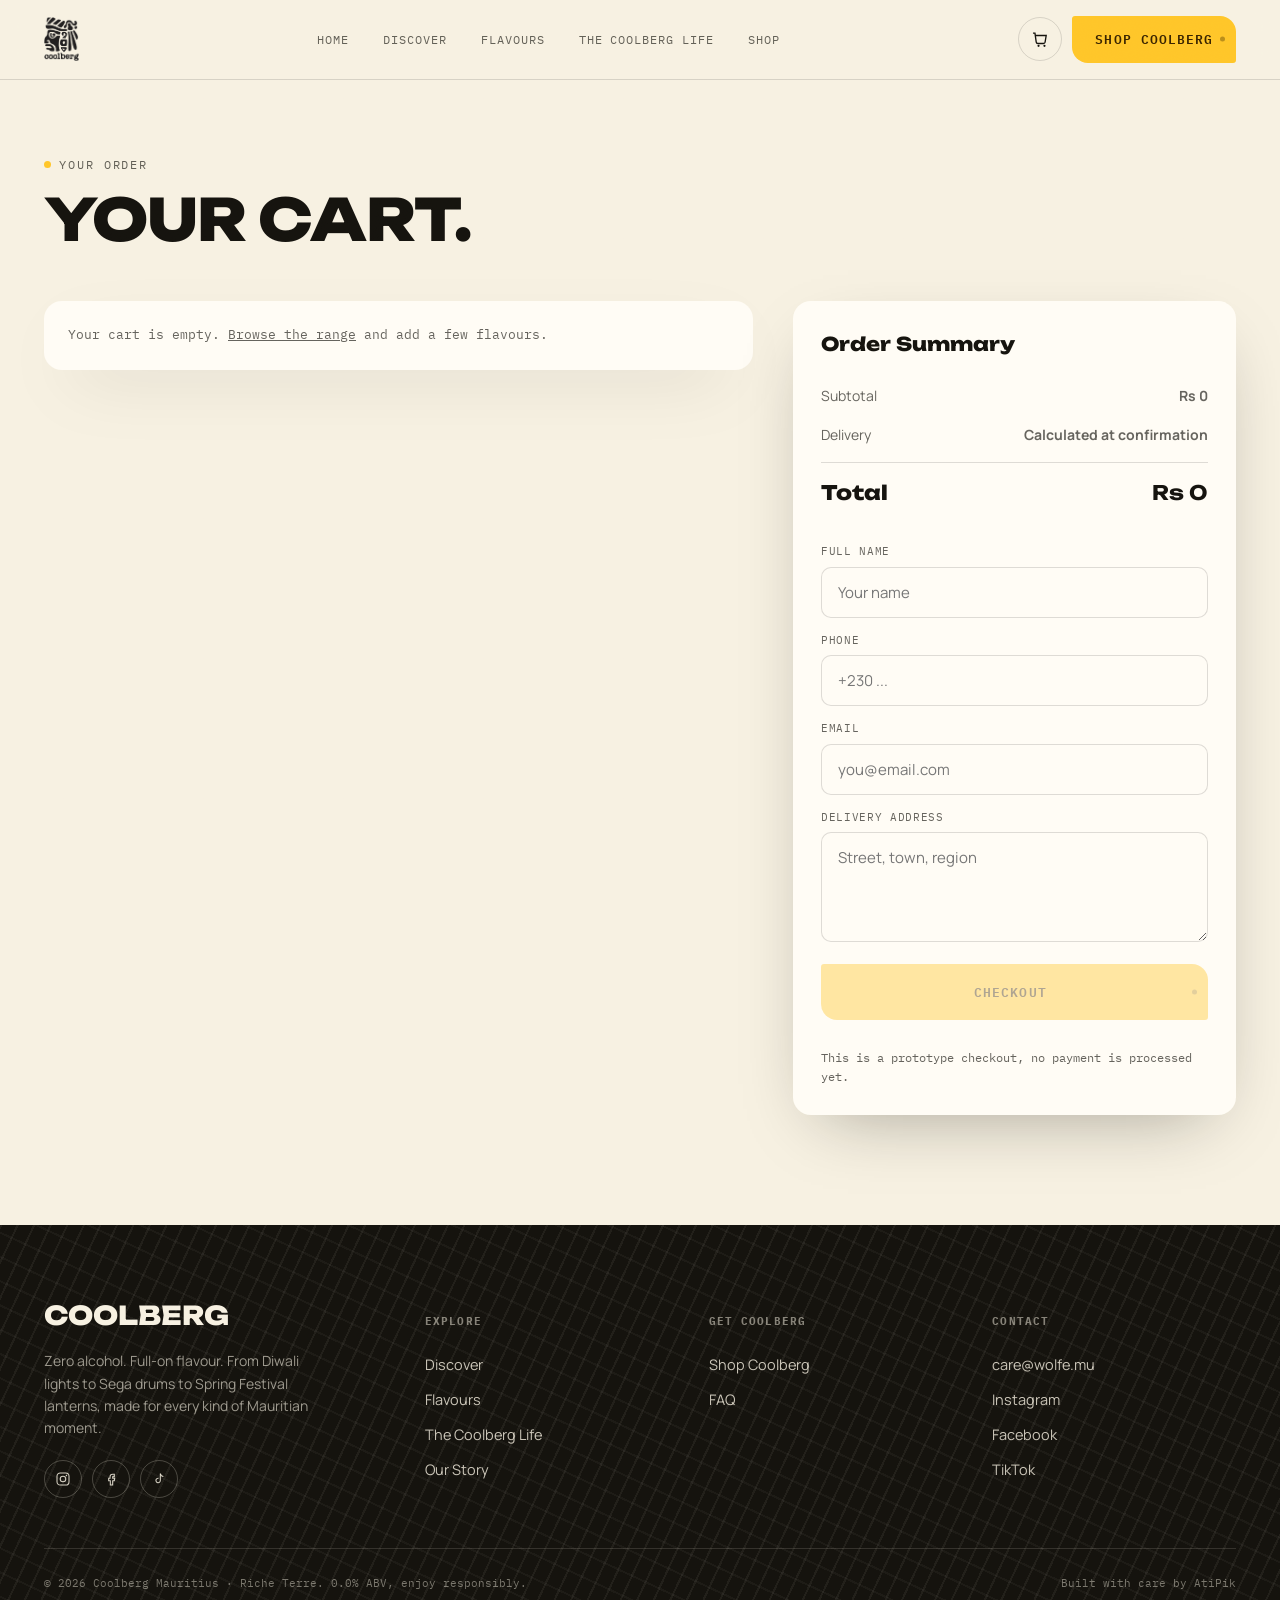
<file: cart.html>
<!DOCTYPE html>
<html lang="en">
<head>
<meta charset="UTF-8">
<meta name="viewport" content="width=device-width, initial-scale=1.0">
<title>Your Cart — Coolberg Mauritius</title>
<meta name="description" content="Review your Coolberg order and check out.">
<link rel="icon" type="image/png" href="assets/coolberg_main_logo.png">
<link rel="apple-touch-icon" href="assets/coolberg_main_logo.png">
<link rel="preconnect" href="https://fonts.googleapis.com">
<link rel="preconnect" href="https://fonts.gstatic.com" crossorigin>
<link rel="stylesheet" href="https://fonts.googleapis.com/css2?family=Unbounded:wght@400;600;700;800;900&family=Manrope:wght@400;500;600;700;800&family=IBM+Plex+Mono:wght@400;500;600&display=swap">
<link rel="stylesheet" href="styles.css">
<link rel="stylesheet" href="shop.css">
</head>
<body>

<nav class="site-nav">
  <div class="nav-inner">
    <a href="index.html#top" class="logo"><img src="assets/coolberg_main_logo.webp" alt="Coolberg" class="logo-mark" width="589" height="747" decoding="async"></a>
    <div class="nav-links" role="navigation" aria-label="Primary">
      <a href="index.html#top">Home</a>
      <a href="index.html#meet">Discover</a>
      <a href="index.html#flavours">Flavours</a>
      <a href="index.html#life">The Coolberg Life</a>
      <a href="shop.html">Shop</a>
    </div>
    <div class="nav-cta">
      <button class="cart-toggle" aria-label="Open cart">
        <svg viewBox="0 0 24 24" fill="none" stroke="currentColor" stroke-width="1.7"><path d="M6 7h13.2l-1.4 8.4a2 2 0 0 1-2 1.6H8.6a2 2 0 0 1-2-1.7L5 4H2.5"/><circle cx="9.5" cy="20" r="1.4" fill="currentColor" stroke="none"/><circle cx="17" cy="20" r="1.4" fill="currentColor" stroke="none"/></svg>
        <span class="cart-badge">0</span>
      </button>
      <a href="shop.html" class="btn btn-primary" style="padding:12px 22px;">Shop Coolberg</a>
      <button class="burger" id="burgerBtn" aria-expanded="false" aria-controls="mobileMenu" aria-label="Open menu"><span></span></button>
    </div>
  </div>
</nav>

<div class="mobile-menu" id="mobileMenu">
  <a href="index.html#top">Home</a>
  <a href="index.html#meet">Discover</a>
  <a href="index.html#flavours">Flavours</a>
  <a href="index.html#life">The Coolberg Life</a>
  <a href="shop.html">Shop</a>
  <a href="cart.html" aria-current="page">Cart</a>
  <a href="shop.html" class="btn btn-primary mm-cta">Shop Coolberg</a>
</div>

<main id="top">
  <section class="sec-pad" style="padding-top:150px;">
    <div class="wrap">
      <div class="sec-head reveal">
        <span class="eyebrow">Your order</span>
        <h2>YOUR CART.</h2>
      </div>

      <div class="cart-page" id="cartPage">
        <div class="cart-page-items" id="cartPageItems"></div>

        <aside class="cart-summary">
          <h3>Order Summary</h3>
          <div class="cart-summary-row"><span>Subtotal</span><b id="csSubtotal">Rs 0</b></div>
          <div class="cart-summary-row"><span>Delivery</span><b>Calculated at confirmation</b></div>
          <div class="cart-summary-total"><span>Total</span><b id="csTotal">Rs 0</b></div>

          <form class="cart-checkout-form" id="checkoutForm">
            <div class="field"><label for="ckName">Full name</label><input id="ckName" type="text" placeholder="Your name" required></div>
            <div class="field"><label for="ckPhone">Phone</label><input id="ckPhone" type="tel" placeholder="+230 ..." required></div>
            <div class="field"><label for="ckEmail">Email</label><input id="ckEmail" type="email" placeholder="you@email.com" required></div>
            <div class="field"><label for="ckAddress">Delivery address</label><textarea id="ckAddress" placeholder="Street, town, region" required></textarea></div>
            <button class="btn btn-primary" type="submit" id="checkoutBtn" style="width:100%;justify-content:center;margin-top:8px;">Checkout</button>
            <p class="form-note">This is a prototype checkout, no payment is processed yet.</p>
          </form>
        </aside>
      </div>

      <div class="cart-confirm" id="cartConfirm" hidden>
        <span class="eyebrow" style="justify-content:center;">Order received</span>
        <h2>THANKS, <span id="ccName"></span>!</h2>
        <p>Your Coolberg order has been noted. This is a prototype checkout, so nothing was charged, but a real order flow would confirm delivery details by email or phone next.</p>
        <a href="shop.html" class="btn btn-primary">Keep exploring Coolberg</a>
      </div>
    </div>
  </section>
</main>

<footer class="pattern-weave-inv">
  <div class="wrap">
    <div class="foot-top">
      <div class="foot-brand"><b>COOLBERG</b><p>Zero alcohol. Full-on flavour. From Diwali lights to Sega drums to Spring Festival lanterns, made for every kind of Mauritian moment.</p>
        <div class="foot-social">
          <a href="https://www.instagram.com/coolberg.mauritius/" target="_blank" rel="noopener" aria-label="Coolberg on Instagram"><svg viewBox="0 0 24 24" fill="none" stroke="currentColor" stroke-width="1.6"><rect x="3" y="3" width="18" height="18" rx="5"/><circle cx="12" cy="12" r="4.2"/><circle cx="17.2" cy="6.8" r="1.1" fill="currentColor" stroke="none"/></svg></a>
          <a href="https://www.facebook.com/coolberg.mauritius" target="_blank" rel="noopener" aria-label="Coolberg on Facebook"><svg viewBox="0 0 24 24" fill="none" stroke="currentColor" stroke-width="1.6"><path d="M14.5 8.5h2.5V5h-2.5c-2.2 0-4 1.8-4 4v2H8.5v3.5H11V21h3.5v-6.5H17l.5-3.5h-3V9c0-.6.4-1 1-1z"/></svg></a>
          <a href="https://www.tiktok.com/@coolberg.mauritius" target="_blank" rel="noopener" aria-label="Coolberg on TikTok"><svg viewBox="0 0 24 24" fill="none" stroke="currentColor" stroke-width="1.6"><path d="M14 4v10.2a3.3 3.3 0 1 1-2.6-3.23"/><path d="M14 4c.5 2.4 2.2 4 4.6 4.2"/></svg></a>
        </div>
      </div>
      <div class="foot-col"><h5>Explore</h5><a href="index.html#meet">Discover</a><a href="index.html#flavours">Flavours</a><a href="index.html#life">The Coolberg Life</a><a href="index.html#story">Our Story</a></div>
      <div class="foot-col"><h5>Get Coolberg</h5><a href="shop.html">Shop Coolberg</a><a href="index.html#faq">FAQ</a></div>
      <div class="foot-col"><h5>Contact</h5><a href="mailto:care@wolfe.mu">care@wolfe.mu</a><a href="https://www.instagram.com/coolberg.mauritius/" target="_blank" rel="noopener">Instagram</a><a href="https://www.facebook.com/coolberg.mauritius" target="_blank" rel="noopener">Facebook</a><a href="https://www.tiktok.com/@coolberg.mauritius" target="_blank" rel="noopener">TikTok</a></div>
    </div>
    <div class="foot-bottom">
      <span>© 2026 Coolberg Mauritius · Riche Terre. 0.0% ABV, enjoy responsibly.</span>
      <span>Built with care by AtiPik</span>
    </div>
  </div>
</footer>

<script src="shop.js"></script>
<script>
(function(){
  var S = window.CoolbergShop;

  function render(){
    var cart = S.readCart();
    var wrap = document.getElementById('cartPageItems');
    var cartPage = document.getElementById('cartPage');
    var confirm = document.getElementById('cartConfirm');
    confirm.hidden = true;
    cartPage.hidden = false;

    if(!cart.length){
      wrap.innerHTML = '<p class="cd-empty">Your cart is empty. <a href="shop.html" style="text-decoration:underline;">Browse the range</a> and add a few flavours.</p>';
      document.getElementById('checkoutBtn').disabled = true;
    } else {
      document.getElementById('checkoutBtn').disabled = false;
      wrap.innerHTML = cart.map(function(item){
        var p = S.findProduct(item.id);
        if(!p) return '';
        var key = S.lineKey(item.id, item.flavours);
        var flavourLine = item.flavours ? '<span class="cd-flavours">' + item.flavours.map(S.cap).join(', ') + '</span>' : '';
        return '<div class="cart-page-item">' +
          '<img src="' + p.img + '" alt="' + p.name + '" width="90" height="90" loading="lazy">' +
          '<div class="cd-item-info">' +
            '<b>Coolberg ' + p.name + (p.variant ? '' : ' Flavour') + '</b>' + flavourLine +
            '<span class="shop-card-pack">' + p.pack + '</span>' +
            '<div class="cd-item-row">' +
              '<span class="qty-stepper" data-key="' + key + '">' +
                '<button class="qs-btn qs-minus" aria-label="Decrease quantity">−</button>' +
                '<span class="qs-val">' + item.qty + '</span>' +
                '<button class="qs-btn qs-plus" aria-label="Increase quantity">+</button>' +
              '</span>' +
              '<b class="cd-item-price">' + S.fmtPrice(p.price * item.qty) + '</b>' +
            '</div>' +
          '</div>' +
          '<button class="cd-remove" data-key="' + key + '" aria-label="Remove item">&times;</button>' +
        '</div>';
      }).join('');
    }

    document.getElementById('csSubtotal').textContent = S.fmtPrice(S.cartTotal());
    document.getElementById('csTotal').textContent = S.fmtPrice(S.cartTotal());

    wrap.querySelectorAll('.qs-minus').forEach(function(btn){
      btn.addEventListener('click', function(){
        var key = btn.closest('.qty-stepper').dataset.key;
        var item = S.readCart().filter(function(i){ return S.lineKey(i.id,i.flavours) === key; })[0];
        if(item){ if(item.qty<=1){ S.removeFromCart(key); } else { S.updateQty(key, item.qty-1); } render(); }
      });
    });
    wrap.querySelectorAll('.qs-plus').forEach(function(btn){
      btn.addEventListener('click', function(){
        var key = btn.closest('.qty-stepper').dataset.key;
        var item = S.readCart().filter(function(i){ return S.lineKey(i.id,i.flavours) === key; })[0];
        if(item){ S.updateQty(key, item.qty+1); render(); }
      });
    });
    wrap.querySelectorAll('.cd-remove').forEach(function(btn){
      btn.addEventListener('click', function(){ S.removeFromCart(btn.dataset.key); render(); });
    });
  }
  render();

  document.getElementById('checkoutForm').addEventListener('submit', function(e){
    e.preventDefault();
    if(!S.readCart().length) return;
    document.getElementById('ccName').textContent = document.getElementById('ckName').value || 'there';
    document.getElementById('cartPage').hidden = true;
    document.getElementById('cartConfirm').hidden = false;
    localStorage.removeItem('coolberg_cart_v1');
    S.renderDrawerItems && S.renderDrawerItems();
    document.querySelectorAll('.cart-badge').forEach(function(b){ b.textContent='0'; b.style.display='none'; });
    window.scrollTo({top:0, behavior:'smooth'});
  });
})();
</script>
</body>
</html>
</file>
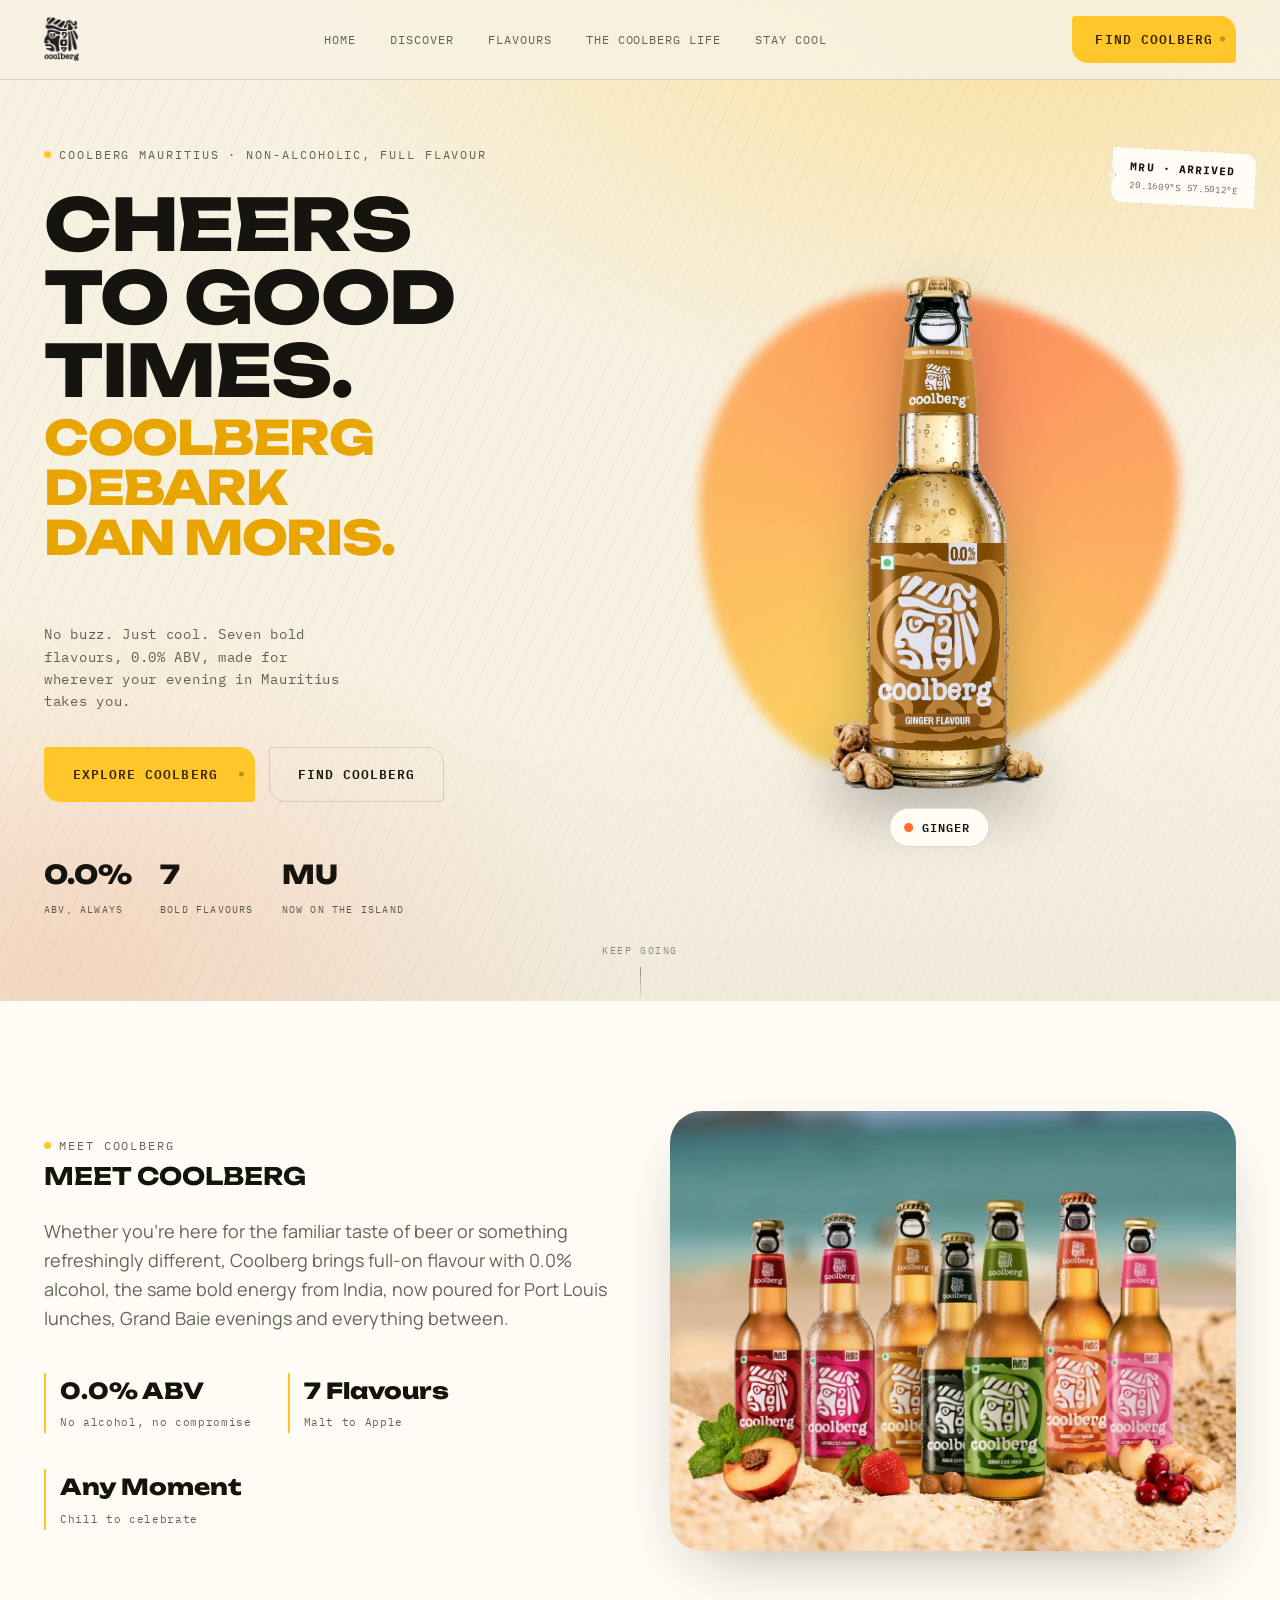
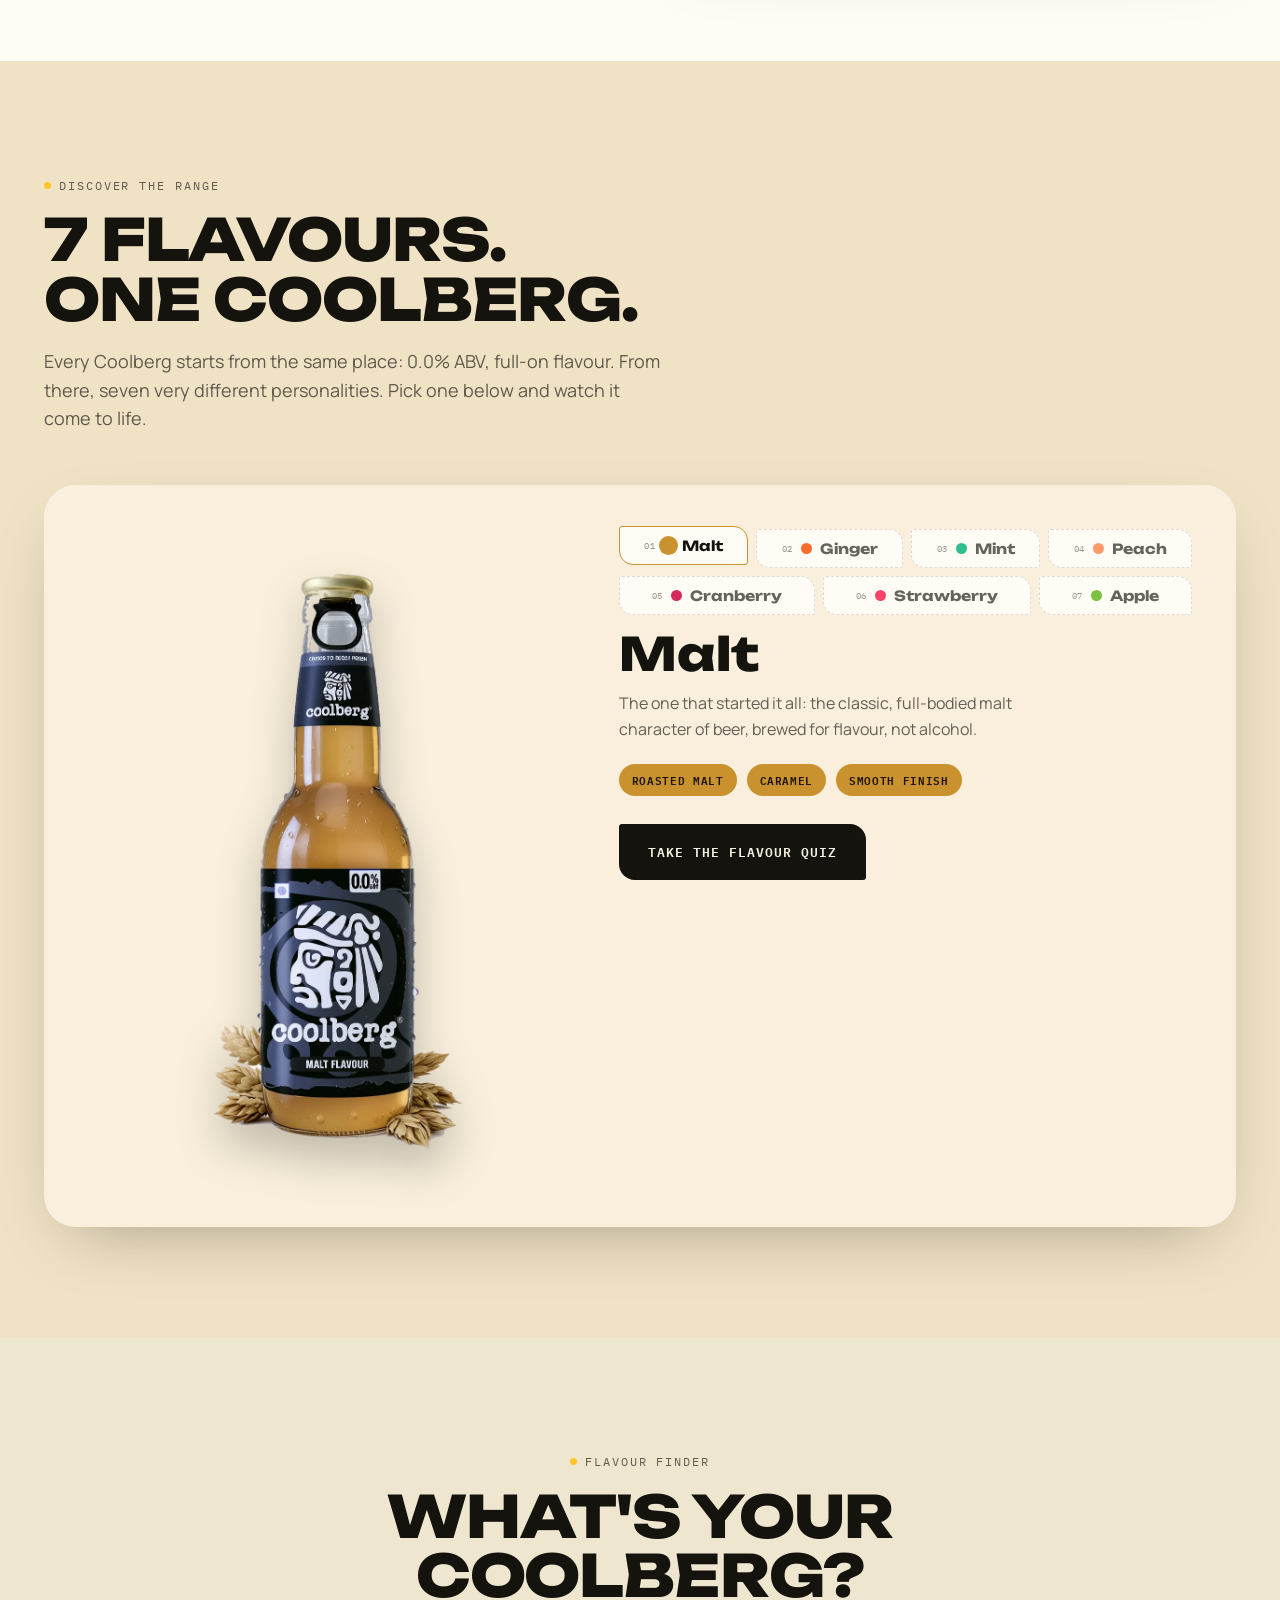
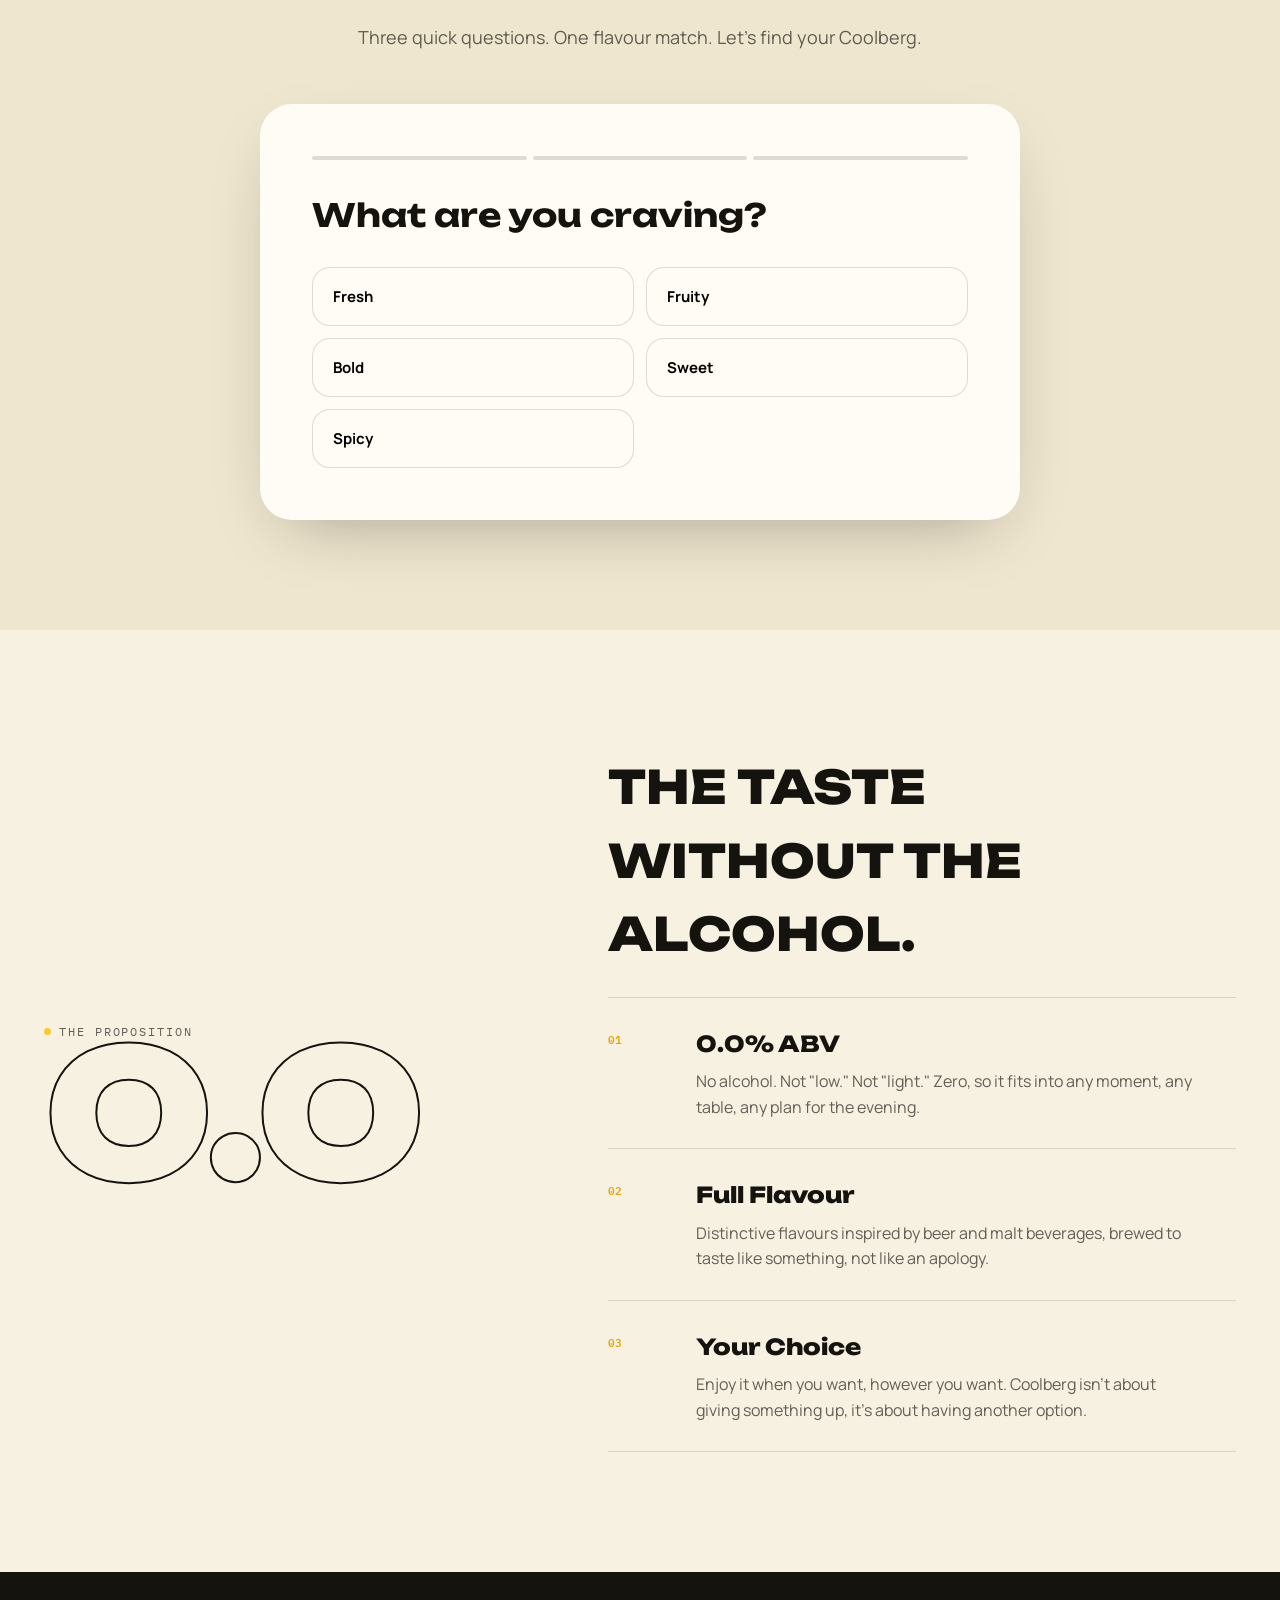
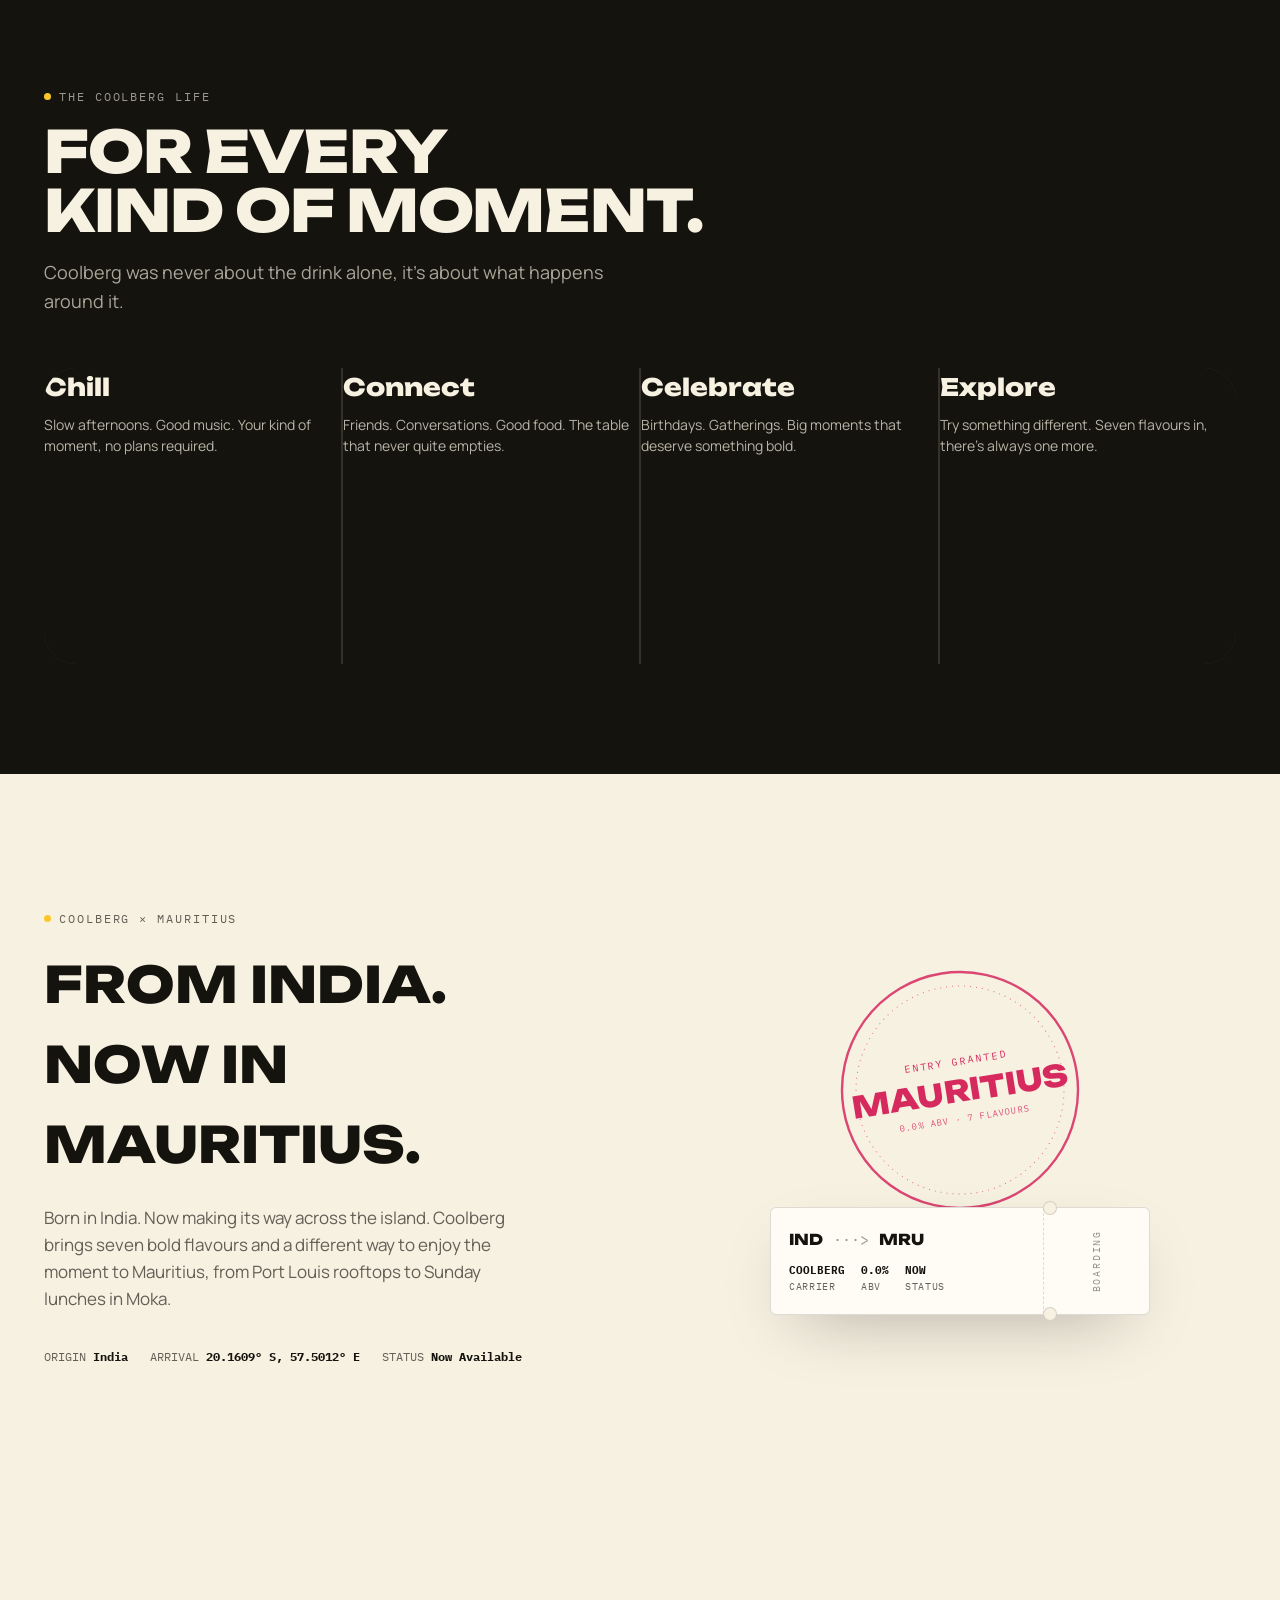
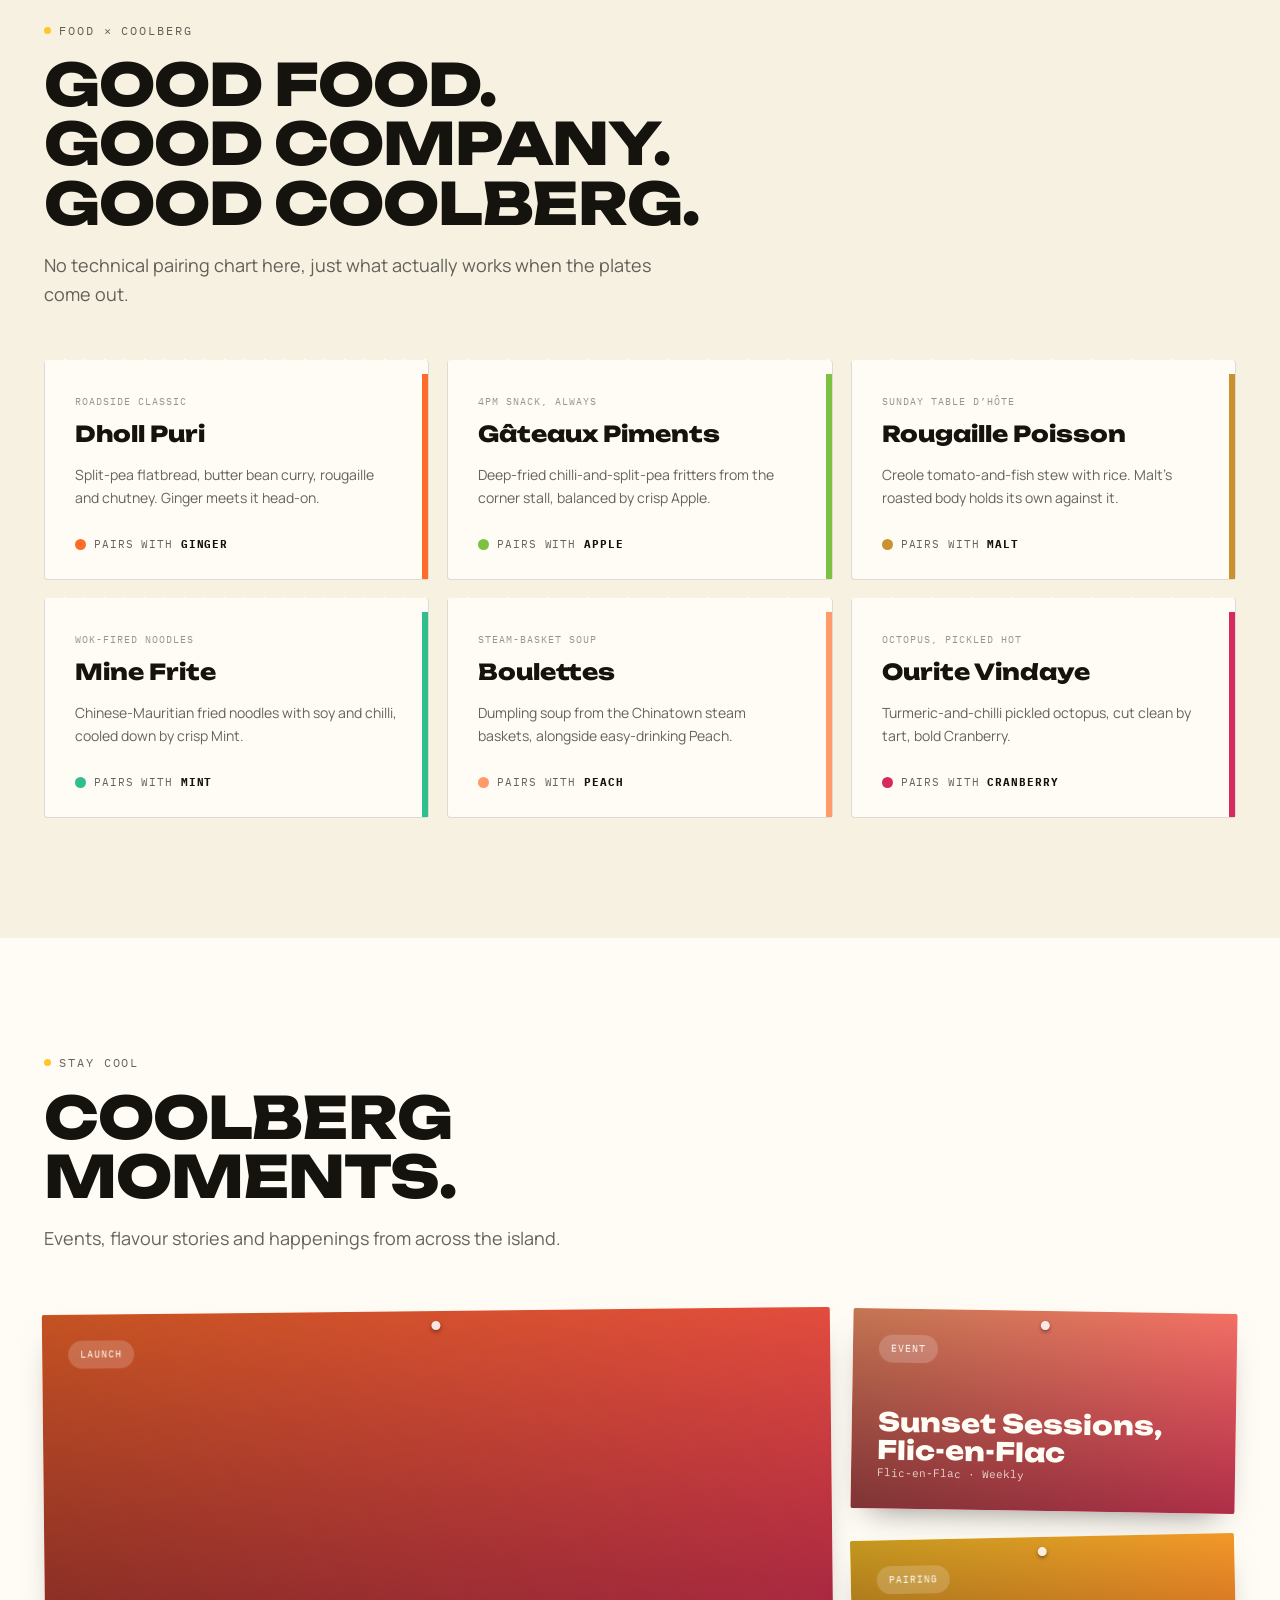
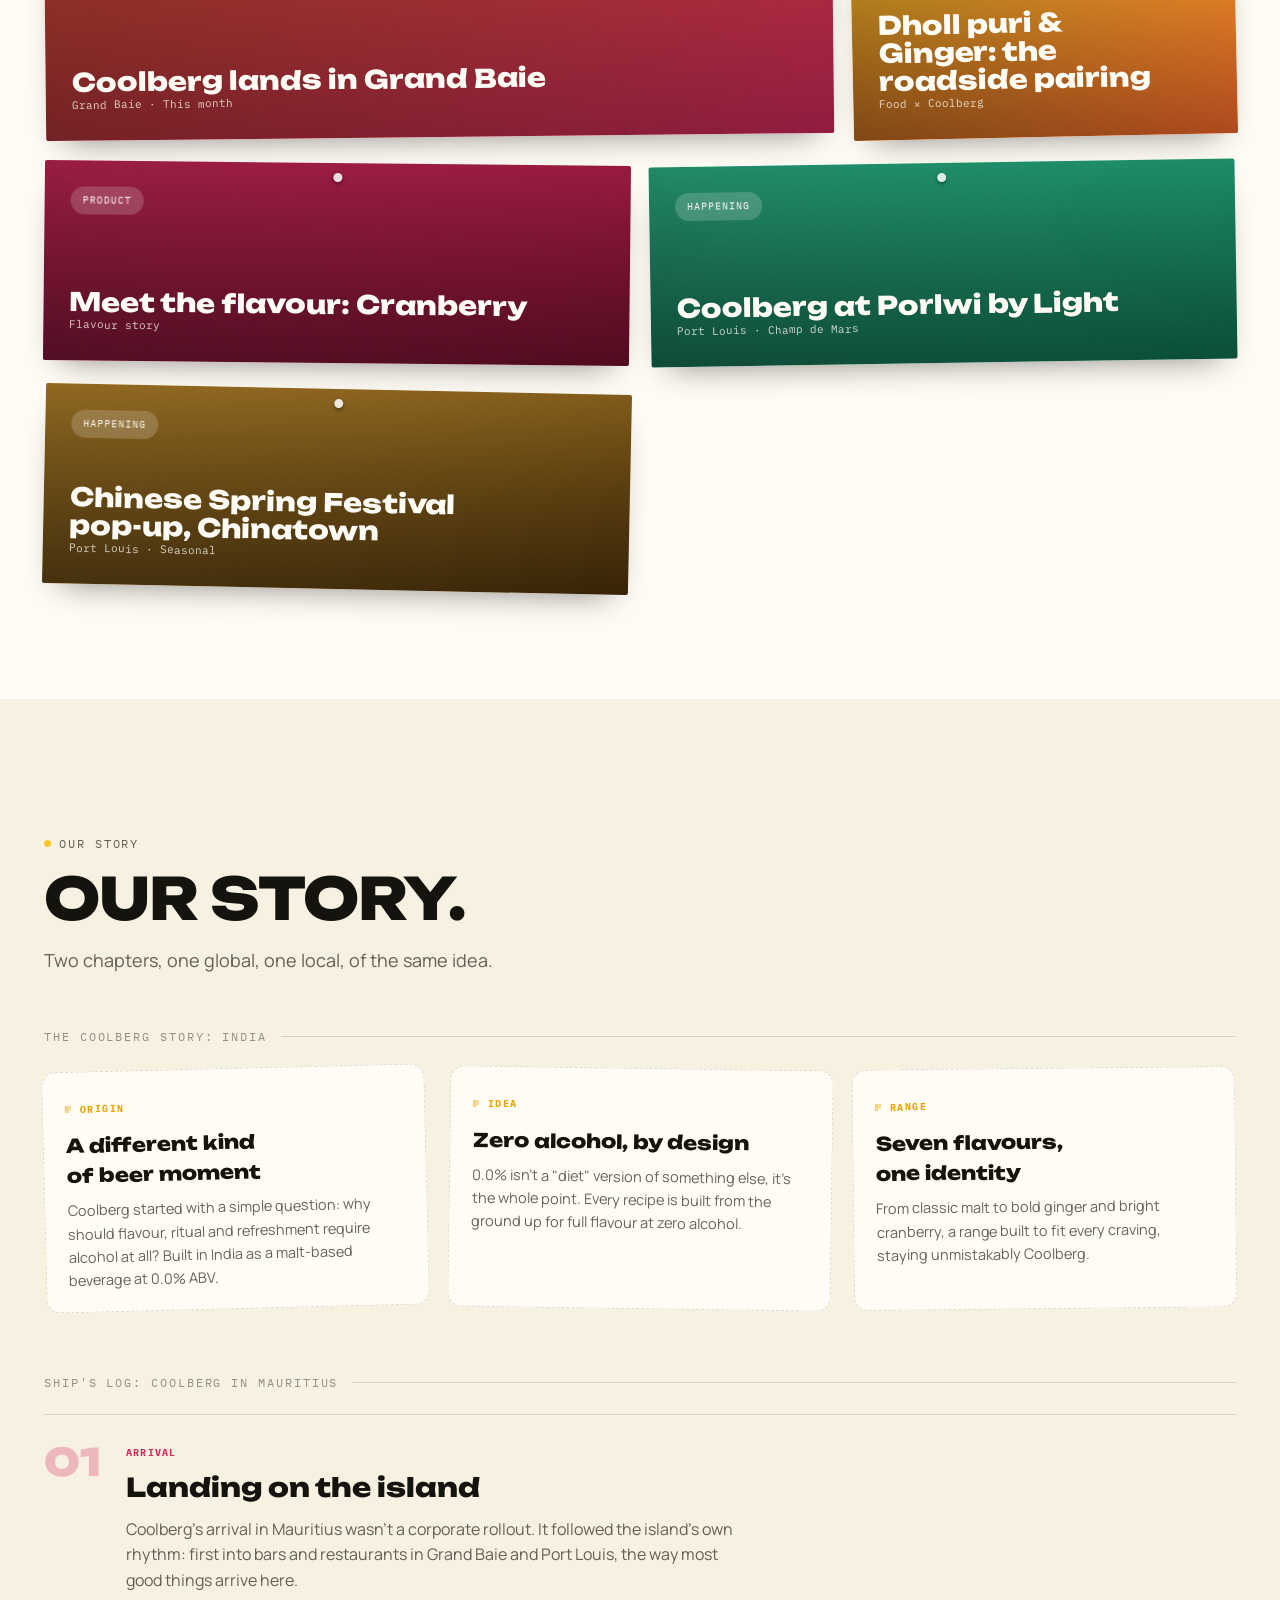
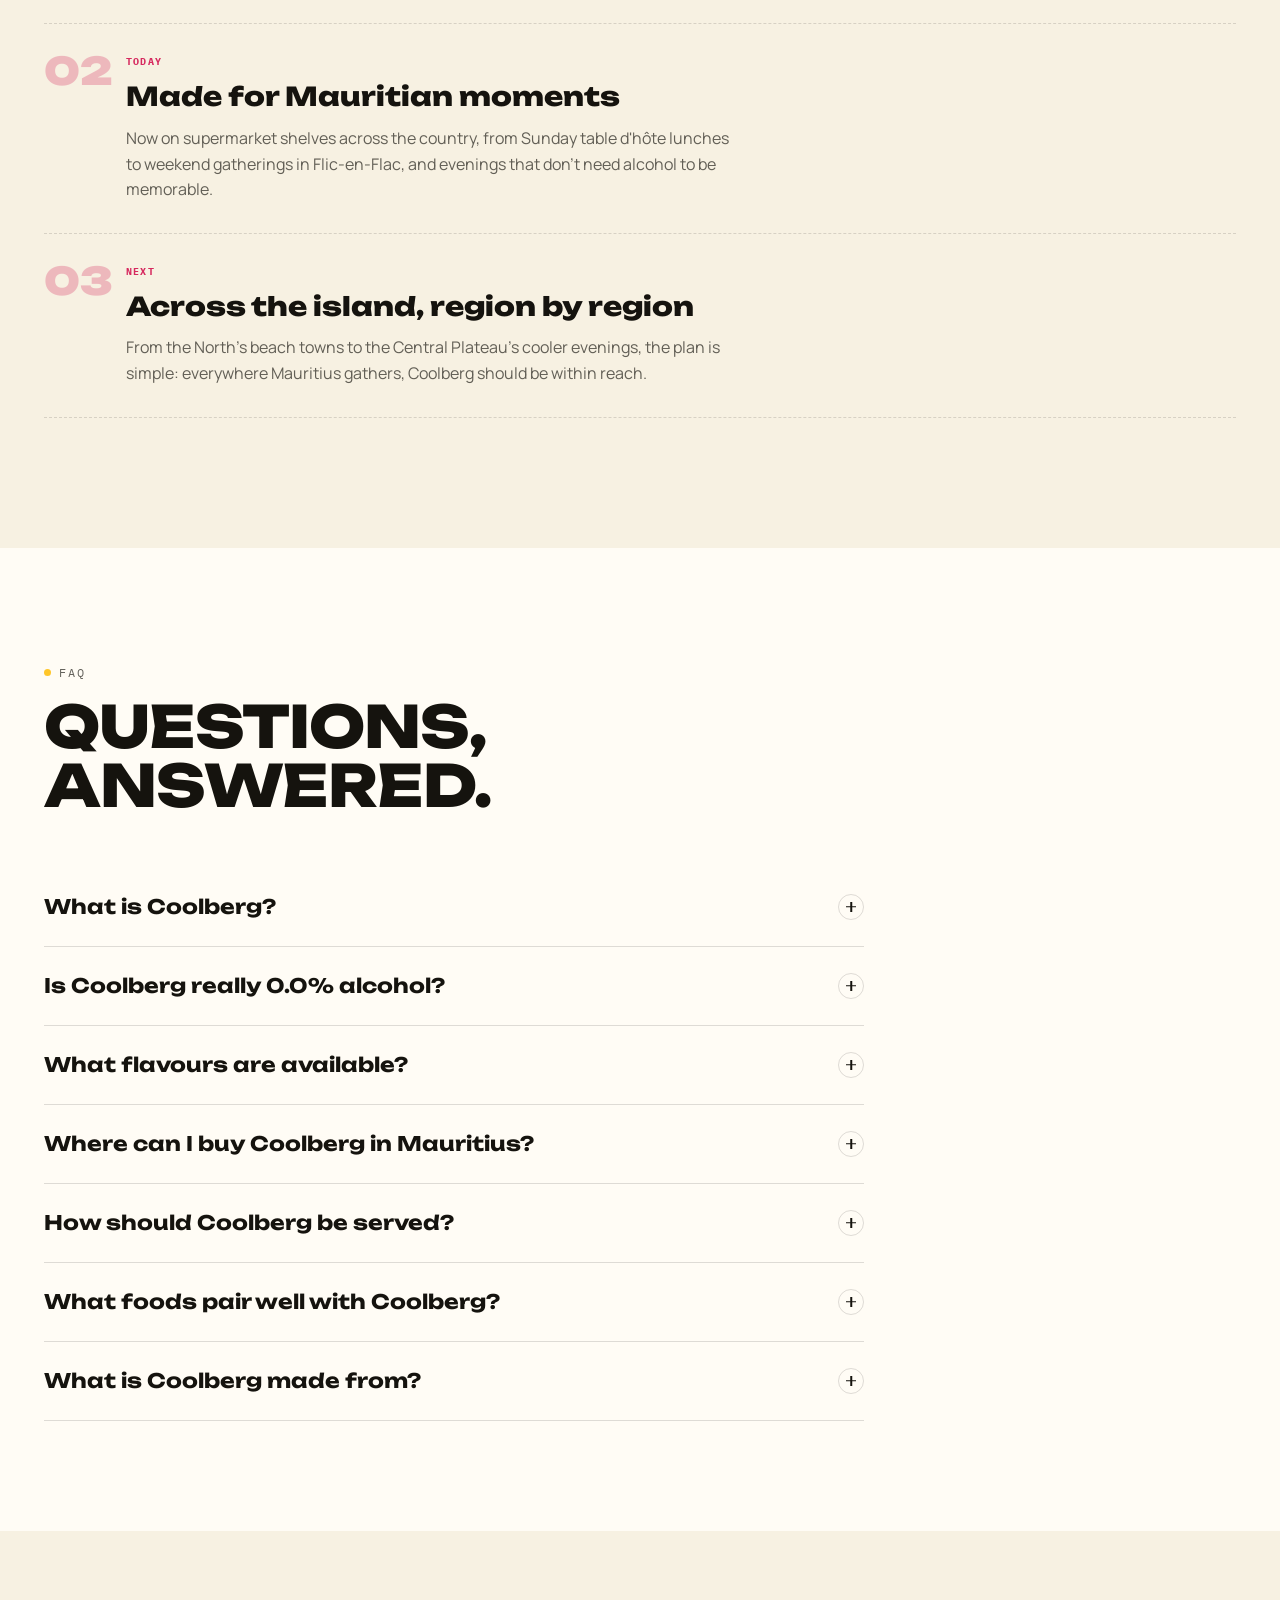
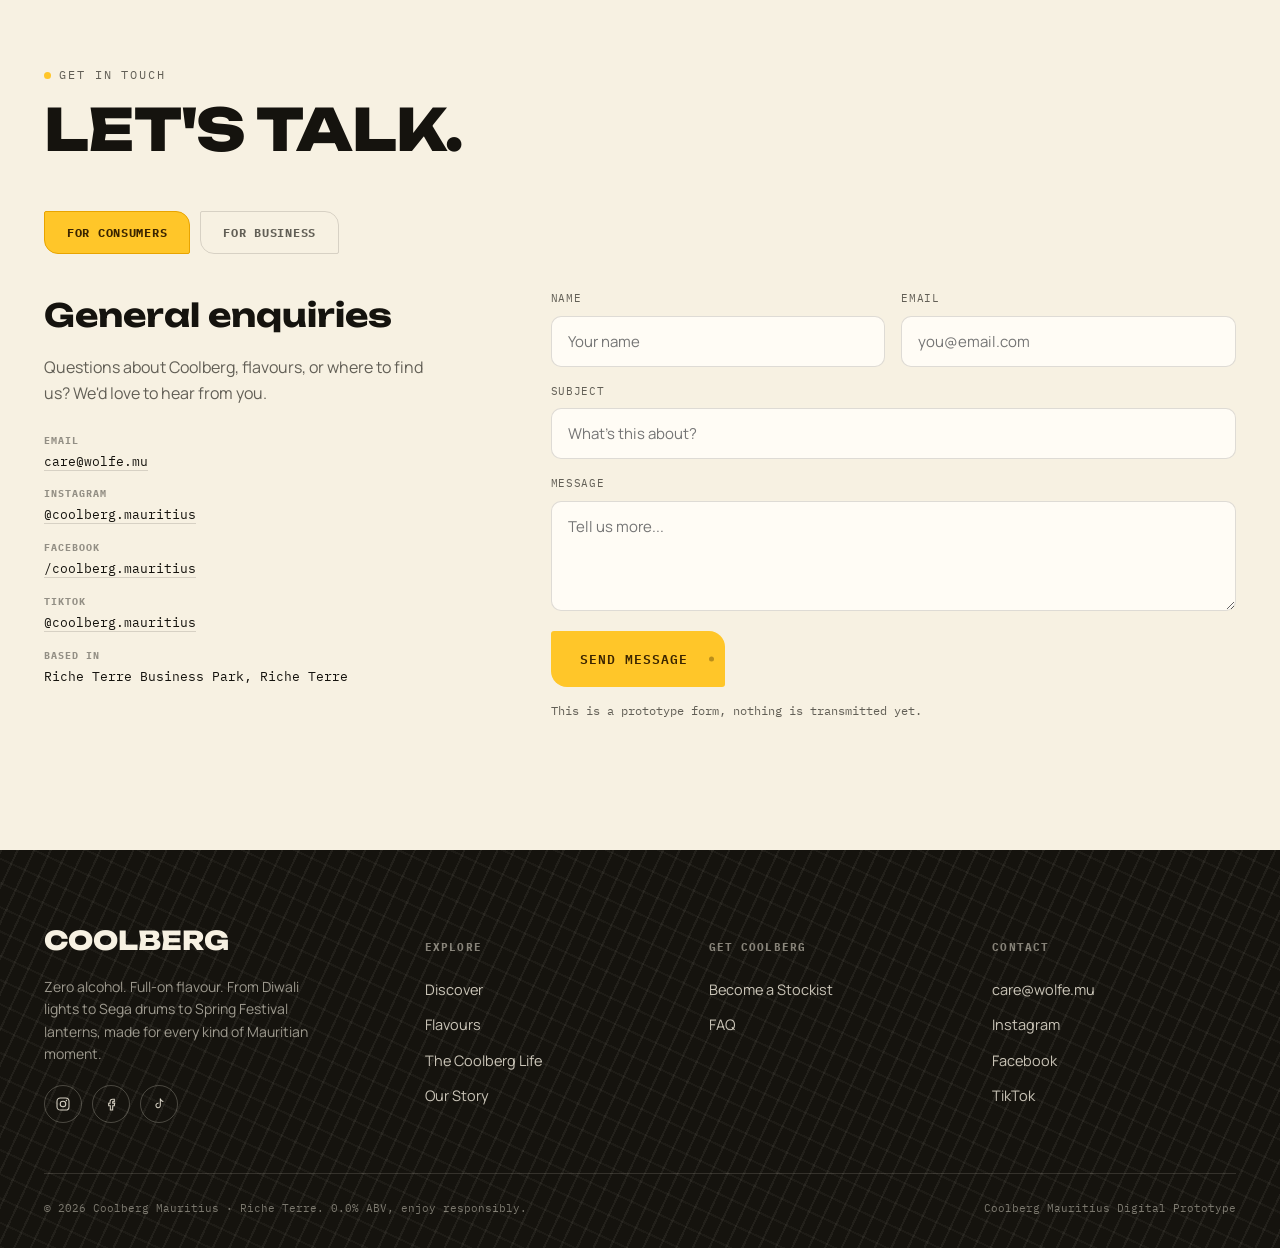
<file: index-1.html>
<!DOCTYPE html>
<html lang="en">
<head>
<meta charset="UTF-8">
<meta name="viewport" content="width=device-width, initial-scale=1.0">
<title>Coolberg Mauritius</title>
<meta name="description" content="Coolberg Mauritius: 0.0% ABV, full-on flavour. Discover 7 bold flavours, find where to buy Coolberg non-alcoholic beer across Mauritius, and see what your Coolberg is.">
<link rel="icon" type="image/png" href="assets/coolberg_main_logo.png">
<link rel="apple-touch-icon" href="assets/coolberg_main_logo.png">
<link rel="preconnect" href="https://fonts.googleapis.com">
<link rel="preconnect" href="https://fonts.gstatic.com" crossorigin>
<link rel="stylesheet" href="https://fonts.googleapis.com/css2?family=Unbounded:wght@400;600;700;800;900&family=Manrope:wght@400;500;600;700;800&family=IBM+Plex+Mono:wght@400;500;600&display=swap">
<link rel="preload" as="image" href="assets/flavours/cutout/malt.webp">
<link rel="stylesheet" href="styles.css">
</head>
<body>
<script type="application/ld+json">
{"@context":"https://schema.org","@type":"Organization","name":"Coolberg Mauritius","description":"0.0% ABV non-alcoholic malt beverage brand available in Mauritius, in seven flavours.","brand":"Coolberg"}
</script>

<nav class="site-nav">
  <div class="nav-inner">
    <a href="#top" class="logo"><img src="assets/coolberg_main_logo.webp" alt="Coolberg" class="logo-mark" width="589" height="747" decoding="async"></a>
    <div class="nav-links" role="navigation" aria-label="Primary">
      <a href="#top">Home</a>
      <a href="#meet">Discover</a>
      <a href="#flavours">Flavours</a>
      <a href="#life">The Coolberg Life</a>
      <a href="#moments">Stay Cool</a>
    </div>
    <div class="nav-cta">
      <a href="#contact" class="btn btn-primary" style="padding:12px 22px;">Find Coolberg</a>
      <button class="burger" id="burgerBtn" aria-expanded="false" aria-controls="mobileMenu" aria-label="Open menu"><span></span></button>
    </div>
  </div>
</nav>

<div class="mobile-menu" id="mobileMenu">
  <a href="#top">Home</a>
  <a href="#meet">Discover</a>
  <a href="#flavours">Flavours</a>
  <a href="#life">The Coolberg Life</a>
  <a href="#contact">Find Coolberg</a>
  <a href="#moments">Stay Cool</a>
  <a href="#contact" class="btn btn-primary mm-cta">Find Coolberg</a>
</div>

<main id="top">

<!-- HERO -->
<header class="hero">
  <div class="hero-bg" aria-hidden="true"></div>
  <div class="hero-tag" aria-hidden="true"><b>MRU · ARRIVED</b><span>20.1609°S 57.5012°E</span></div>
  <div class="wrap hero-inner">
    <div class="hero-headline">
      <span class="eyebrow">Coolberg Mauritius · Non-Alcoholic, Full Flavour</span>
      <h1>CHEERS TO GOOD TIMES.<br><em>COOLBERG DEBARK DAN MORIS.</em></h1>
    </div>
    <div class="hero-visual" aria-hidden="true">
      <div class="hero-blob"></div>
      <div class="hero-bottle-stage" id="heroBottleStage"></div>
      <div class="hero-flavour-tag" id="heroFlavourTag"><span class="hft-dot" id="heroFlavourDot"></span><span id="heroFlavourName">Malt</span></div>
    </div>
    <div class="hero-details">
      <p class="hero-sub">No buzz. Just cool. Seven bold flavours, 0.0% ABV, made for wherever your evening in Mauritius takes you.</p>
      <div class="hero-ctas">
        <a href="#flavours" class="btn btn-primary">Explore Coolberg</a>
        <a href="#contact" class="btn btn-outline">Find Coolberg</a>
      </div>
      <div class="hero-stats">
        <div><b>0.0%</b><span>ABV, always</span></div>
        <div><b>7</b><span>Bold flavours</span></div>
        <div><b>MU</b><span>Now on the island</span></div>
      </div>
    </div>
  </div>
  <div class="hero-scrollcue" aria-hidden="true"><span>Keep going</span><span class="line"></span></div>
</header>

<!-- MEET COOLBERG -->
<section id="meet" class="sec-pad pattern-weave">
  <div class="wrap meet-grid">
    <div class="reveal">
      <span class="eyebrow">Meet Coolberg</span>
      <h2 class="sec-head" style="margin-bottom:0;">MEET COOLBERG</h2>
      <p style="margin-top:22px;font-size:18px;color:var(--fg-soft);max-width:52ch;">Whether you're here for the familiar taste of beer or something refreshingly different, Coolberg brings full-on flavour with 0.0% alcohol, the same bold energy from India, now poured for Port Louis lunches, Grand Baie evenings and everything between.</p>
      <div class="meet-facts">
        <div><b>0.0% ABV</b><span>No alcohol, no compromise</span></div>
        <div><b>7 Flavours</b><span>Malt to Apple</span></div>
        <div><b>Any Moment</b><span>Chill to celebrate</span></div>
      </div>
    </div>
    <div class="meet-visual reveal">
      <img class="meet-packshot" src="assets/packshot2.webp" alt="The full Coolberg range, seven flavours together" width="1296" height="912" loading="lazy" decoding="async">
    </div>
  </div>
</section>

<!-- FLAVOURS -->
<section id="flavours" class="sec-pad">
  <div class="wrap">
    <div class="sec-head reveal">
      <span class="eyebrow">Discover the range</span>
      <h2>7 FLAVOURS.<br>ONE COOLBERG.</h2>
      <p>Every Coolberg starts from the same place: 0.0% ABV, full-on flavour. From there, seven very different personalities. Pick one below and watch it come to life.</p>
    </div>
    <div class="fl-layout reveal">
      <div class="fl-display" id="flDisplay">
        <div class="fl-bottle-wrap">
          <img class="fl-bottle-photo" id="flBottleImg" src="assets/flavours/cutout/malt.webp" alt="Coolberg Malt, 0.0% ABV bottle" width="535" height="1400" loading="lazy" decoding="async">
        </div>
        <div class="fl-list" id="flList" role="tablist" aria-label="Flavours"></div>
        <div class="fl-copy">
          <h3 class="fl-name" id="flName">Malt</h3>
          <p id="flDesc">The one that started it all: the classic, full-bodied malt character of beer, brewed for flavour, not alcohol.</p>
          <div class="fl-notes" id="flNotes"></div>
          <div class="fl-cta"><button class="btn btn-dark" id="flQuizLink">Take the flavour quiz</button></div>
        </div>
      </div>
    </div>
  </div>
</section>

<!-- QUIZ -->
<section id="quiz" class="sec-pad">
  <div class="wrap">
    <div class="sec-head reveal" style="text-align:center;margin-left:auto;margin-right:auto;">
      <span class="eyebrow" style="justify-content:center;">Flavour finder</span>
      <h2>WHAT'S YOUR<br>COOLBERG?</h2>
      <p style="margin-left:auto;margin-right:auto;">Three quick questions. One flavour match. Let's find your Coolberg.</p>
    </div>
    <div class="quiz-box reveal">
      <div class="quiz-progress" id="quizProgress"><i></i><i></i><i></i></div>

      <div class="quiz-step active" data-step="1">
        <h3>What are you craving?</h3>
        <div class="quiz-opts">
          <button class="quiz-opt" data-q="1" data-v="fresh">Fresh</button>
          <button class="quiz-opt" data-q="1" data-v="fruity">Fruity</button>
          <button class="quiz-opt" data-q="1" data-v="bold">Bold</button>
          <button class="quiz-opt" data-q="1" data-v="sweet">Sweet</button>
          <button class="quiz-opt" data-q="1" data-v="spicy">Spicy</button>
        </div>
      </div>

      <div class="quiz-step" data-step="2">
        <h3>Pick your moment.</h3>
        <div class="quiz-opts">
          <button class="quiz-opt" data-q="2" data-v="chill">Chill</button>
          <button class="quiz-opt" data-q="2" data-v="connect">Connect</button>
          <button class="quiz-opt" data-q="2" data-v="celebrate">Celebrate</button>
          <button class="quiz-opt" data-q="2" data-v="explore">Explore</button>
        </div>
      </div>

      <div class="quiz-step" data-step="3">
        <h3>What's your vibe?</h3>
        <div class="quiz-opts">
          <button class="quiz-opt" data-q="3" data-v="classic">Classic &amp; malty</button>
          <button class="quiz-opt" data-q="3" data-v="adventurous">Adventurous &amp; bold</button>
          <button class="quiz-opt" data-q="3" data-v="sweetfruity">Sweet &amp; fruity</button>
          <button class="quiz-opt" data-q="3" data-v="crisp">Crisp &amp; light</button>
        </div>
      </div>

      <div class="quiz-step" data-step="result">
        <div class="quiz-result">
          <span class="qr-label">Your Coolberg is</span>
          <h3><span class="qr-flavour" id="qrFlavour">Cranberry</span></h3>
          <p id="qrDesc">Bold, tart and just a little rebellious, cranberry is for the ones who like their flavour with an edge.</p>
          <button class="btn btn-primary" id="qrDiscoverBtn">Discover this flavour</button>
          <br><button class="quiz-restart" id="quizRestart">Start over</button>
        </div>
      </div>
    </div>
  </div>
</section>

<!-- WHY 0.0 -->
<section id="why" class="sec-pad">
  <div class="wrap why-grid">
    <div class="reveal"><span class="eyebrow">The proposition</span><div class="why-num" aria-hidden="true">0.0</div></div>
    <div class="reveal">
      <h2 style="font-size:clamp(30px,4.4vw,46px);font-weight:800;margin-bottom:8px;">THE TASTE<br>WITHOUT THE ALCOHOL.</h2>
      <div class="why-cols" style="margin-top:26px;">
        <div class="why-item"><span class="wi-tag">01</span><div><h4>0.0% ABV</h4><p>No alcohol. Not "low." Not "light." Zero, so it fits into any moment, any table, any plan for the evening.</p></div></div>
        <div class="why-item"><span class="wi-tag">02</span><div><h4>Full Flavour</h4><p>Distinctive flavours inspired by beer and malt beverages, brewed to taste like something, not like an apology.</p></div></div>
        <div class="why-item"><span class="wi-tag">03</span><div><h4>Your Choice</h4><p>Enjoy it when you want, however you want. Coolberg isn't about giving something up, it's about having another option.</p></div></div>
      </div>
    </div>
  </div>
</section>

<!-- COOLBERG LIFE -->
<section id="life" class="sec-pad pattern-weave-inv">
  <div class="wrap">
    <div class="sec-head reveal"><span class="eyebrow">The Coolberg life</span><h2>FOR EVERY<br>KIND OF MOMENT.</h2><p>Coolberg was never about the drink alone, it's about what happens around it.</p></div>
    <div class="life-grid reveal">
      <div class="life-card"><div class="lc-glow" style="background:var(--mint);filter:blur(18px);opacity:.5;"></div><h4>Chill</h4><p>Slow afternoons. Good music. Your kind of moment, no plans required.</p></div>
      <div class="life-card"><div class="lc-glow" style="background:var(--gold);filter:blur(18px);opacity:.5;"></div><h4>Connect</h4><p>Friends. Conversations. Good food. The table that never quite empties.</p></div>
      <div class="life-card"><div class="lc-glow" style="background:var(--cranberry);filter:blur(18px);opacity:.5;"></div><h4>Celebrate</h4><p>Birthdays. Gatherings. Big moments that deserve something bold.</p></div>
      <div class="life-card"><div class="lc-glow" style="background:var(--ginger);filter:blur(18px);opacity:.5;"></div><h4>Explore</h4><p>Try something different. Seven flavours in, there's always one more.</p></div>
    </div>
  </div>
</section>

<!-- MAURITIUS -->
<section id="mauritius" class="sec-pad">
  <div class="wrap mtx-grid">
    <div class="reveal">
      <span class="eyebrow">Coolberg × Mauritius</span>
      <h2 style="font-size:clamp(30px,4.6vw,50px);font-weight:800;margin-top:14px;">FROM INDIA.<br>NOW IN MAURITIUS.</h2>
      <p style="margin-top:20px;font-size:17px;color:var(--fg-soft);max-width:48ch;">Born in India. Now making its way across the island. Coolberg brings seven bold flavours and a different way to enjoy the moment to Mauritius, from Port Louis rooftops to Sunday lunches in Moka.</p>
      <div class="mtx-coords">
        <span>ORIGIN <b>India</b></span>
        <span>ARRIVAL <b>20.1609° S, 57.5012° E</b></span>
        <span>STATUS <b>Now Available</b></span>
      </div>
    </div>
    <div class="mtx-doc reveal">
      <div class="mtx-stamp" aria-hidden="true">
        <svg viewBox="0 0 270 270"><circle class="mtx-stamp-ring" cx="135" cy="135" r="118"/><circle class="mtx-stamp-ring2" cx="135" cy="135" r="104"/></svg>
        <div class="mtx-stamp-core">
          <div class="ms-top">Entry Granted</div>
          <div class="ms-main">MAURITIUS</div>
          <div class="ms-sub">0.0% ABV · 7 FLAVOURS</div>
        </div>
      </div>
      <div class="mtx-boarding">
        <div class="mtx-b-main">
          <div class="mtx-b-route">IND <span class="arrow">···&gt;</span> MRU</div>
          <div class="mtx-b-meta">
            <span><b>Coolberg</b>Carrier</span>
            <span><b>0.0%</b>ABV</span>
            <span><b>Now</b>Status</span>
          </div>
        </div>
        <div class="mtx-b-stub"><span>Boarding</span></div>
      </div>
    </div>
  </div>
</section>

<!-- FOOD -->
<section id="food" class="sec-pad">
  <div class="wrap">
    <div class="sec-head reveal"><span class="eyebrow">Food × Coolberg</span><h2>GOOD FOOD.<br>GOOD COMPANY.<br>GOOD COOLBERG.</h2><p>No technical pairing chart here, just what actually works when the plates come out.</p></div>
    <div class="food-grid reveal" id="foodGrid"></div>
  </div>
</section>

<!-- MOMENTS -->
<section id="moments" class="sec-pad pattern-weave">
  <div class="wrap">
    <div class="sec-head reveal"><span class="eyebrow">Stay Cool</span><h2>COOLBERG MOMENTS.</h2><p>Events, flavour stories and happenings from across the island.</p></div>
    <div class="moments-grid reveal" id="momentsGrid"></div>
  </div>
</section>

<!-- STORY -->
<section id="story" class="sec-pad">
  <div class="wrap">
    <div class="sec-head reveal"><span class="eyebrow">Our story</span><h2>OUR STORY.</h2><p>Two chapters, one global, one local, of the same idea.</p></div>
    <div class="reveal">
      <div class="story-chapter">
        <div class="story-divider">The Coolberg story: India</div>
        <div class="story-stamps">
          <div class="story-stamp"><span class="si-tag">Origin</span><h4>A different kind of beer moment</h4><p>Coolberg started with a simple question: why should flavour, ritual and refreshment require alcohol at all? Built in India as a malt-based beverage at 0.0% ABV.</p></div>
          <div class="story-stamp"><span class="si-tag">Idea</span><h4>Zero alcohol, by design</h4><p>0.0% isn't a "diet" version of something else, it's the whole point. Every recipe is built from the ground up for full flavour at zero alcohol.</p></div>
          <div class="story-stamp"><span class="si-tag">Range</span><h4>Seven flavours, one identity</h4><p>From classic malt to bold ginger and bright cranberry, a range built to fit every craving, staying unmistakably Coolberg.</p></div>
        </div>
      </div>
      <div class="story-chapter">
        <div class="story-divider">Ship's log: Coolberg in Mauritius</div>
        <div class="story-log">
          <div class="log-item"><span class="log-num">01</span><div><span class="si-tag">Arrival</span><h4>Landing on the island</h4><p>Coolberg's arrival in Mauritius wasn't a corporate rollout. It followed the island's own rhythm: first into bars and restaurants in Grand Baie and Port Louis, the way most good things arrive here.</p></div></div>
          <div class="log-item"><span class="log-num">02</span><div><span class="si-tag">Today</span><h4>Made for Mauritian moments</h4><p>Now on supermarket shelves across the country, from Sunday table d'hôte lunches to weekend gatherings in Flic-en-Flac, and evenings that don't need alcohol to be memorable.</p></div></div>
          <div class="log-item"><span class="log-num">03</span><div><span class="si-tag">Next</span><h4>Across the island, region by region</h4><p>From the North's beach towns to the Central Plateau's cooler evenings, the plan is simple: everywhere Mauritius gathers, Coolberg should be within reach.</p></div></div>
        </div>
      </div>
    </div>
  </div>
</section>

<!-- FAQ -->
<section id="faq" class="sec-pad">
  <div class="wrap">
    <div class="sec-head reveal"><span class="eyebrow">FAQ</span><h2>QUESTIONS,<br>ANSWERED.</h2></div>
    <div class="faq-list reveal" id="faqList"></div>
  </div>
</section>

<!-- CONTACT -->
<section id="contact" class="sec-pad">
  <div class="wrap">
    <div class="sec-head reveal"><span class="eyebrow">Get in touch</span><h2>LET'S TALK.</h2></div>
    <div class="contact-tabs reveal">
      <button class="ctab" aria-selected="true" data-tab="consumer">For Consumers</button>
      <button class="ctab" aria-selected="false" data-tab="business">For Business</button>
    </div>

    <div class="contact-panel active reveal" id="panel-consumer">
      <div class="contact-info">
        <h3>General enquiries</h3>
        <p>Questions about Coolberg, flavours, or where to find us? We'd love to hear from you.</p>
        <div class="ci-list">
          <div><b>Email</b><a href="mailto:care@wolfe.mu">care@wolfe.mu</a></div>
          <div><b>Instagram</b><a href="https://www.instagram.com/coolberg.mauritius/" target="_blank" rel="noopener">@coolberg.mauritius</a></div>
          <div><b>Facebook</b><a href="https://www.facebook.com/coolberg.mauritius" target="_blank" rel="noopener">/coolberg.mauritius</a></div>
          <div><b>TikTok</b><a href="https://www.tiktok.com/@coolberg.mauritius" target="_blank" rel="noopener">@coolberg.mauritius</a></div>
          <div><b>Based in</b>Riche Terre Business Park, Riche Terre</div>
        </div>
      </div>
      <form class="contact-form" onsubmit="return false;">
        <div class="form-grid">
          <div class="field"><label for="cName">Name</label><input id="cName" type="text" placeholder="Your name" required></div>
          <div class="field"><label for="cEmail">Email</label><input id="cEmail" type="email" placeholder="you@email.com" required></div>
          <div class="field full"><label for="cSubject">Subject</label><input id="cSubject" type="text" placeholder="What's this about?"></div>
          <div class="field full"><label for="cMsg">Message</label><textarea id="cMsg" placeholder="Tell us more..."></textarea></div>
        </div>
        <button class="btn btn-primary" style="margin-top:20px;">Send message</button>
        <p class="form-note">This is a prototype form, nothing is transmitted yet.</p>
      </form>
    </div>

    <div class="contact-panel" id="panel-business">
      <div class="contact-info">
        <h3>BECOME A STOCKIST</h3>
        <p>Restaurants, shops, supermarkets and venues, let's get Coolberg on your menu or your shelf.</p>
        <div class="ci-list">
          <div><b>Email</b>trade@coolberg.mu</div>
          <div><b>Phone</b>+230 5987 4210</div>
          <div><b>Response time</b>Within 2 business days</div>
        </div>
      </div>
      <form class="contact-form" onsubmit="return false;">
        <div class="form-grid">
          <div class="field"><label for="bName">Contact name</label><input id="bName" type="text" placeholder="Your name" required></div>
          <div class="field"><label for="bBiz">Business name</label><input id="bBiz" type="text" placeholder="Business name" required></div>
          <div class="field"><label for="bEmail">Email</label><input id="bEmail" type="email" placeholder="you@business.mu" required></div>
          <div class="field"><label for="bType">Business type</label>
            <select id="bType">
              <option>Restaurant</option><option>Café</option><option>Bar</option><option>Supermarket</option><option>Shop</option><option>Event / Venue</option><option>Other</option>
            </select>
          </div>
          <div class="field full"><label for="bArea">Area</label><input id="bArea" type="text" placeholder="e.g. Grand Baie, Moka..."></div>
          <div class="field full"><label for="bMsg">Tell us about your business</label><textarea id="bMsg" placeholder="Type of venue, expected volume, anything else..."></textarea></div>
        </div>
        <button class="btn btn-primary" style="margin-top:20px;">Submit enquiry</button>
        <p class="form-note">This is a prototype form, nothing is transmitted yet.</p>
      </form>
    </div>
  </div>
</section>

</main>

<footer class="pattern-weave-inv">
  <div class="wrap">
    <div class="foot-top">
      <div class="foot-brand"><b>COOLBERG</b><p>Zero alcohol. Full-on flavour. From Diwali lights to Sega drums to Spring Festival lanterns, made for every kind of Mauritian moment.</p>
        <div class="foot-social">
          <a href="https://www.instagram.com/coolberg.mauritius/" target="_blank" rel="noopener" aria-label="Coolberg on Instagram"><svg viewBox="0 0 24 24" fill="none" stroke="currentColor" stroke-width="1.6"><rect x="3" y="3" width="18" height="18" rx="5"/><circle cx="12" cy="12" r="4.2"/><circle cx="17.2" cy="6.8" r="1.1" fill="currentColor" stroke="none"/></svg></a>
          <a href="https://www.facebook.com/coolberg.mauritius" target="_blank" rel="noopener" aria-label="Coolberg on Facebook"><svg viewBox="0 0 24 24" fill="none" stroke="currentColor" stroke-width="1.6"><path d="M14.5 8.5h2.5V5h-2.5c-2.2 0-4 1.8-4 4v2H8.5v3.5H11V21h3.5v-6.5H17l.5-3.5h-3V9c0-.6.4-1 1-1z"/></svg></a>
          <a href="https://www.tiktok.com/@coolberg.mauritius" target="_blank" rel="noopener" aria-label="Coolberg on TikTok"><svg viewBox="0 0 24 24" fill="none" stroke="currentColor" stroke-width="1.6"><path d="M14 4v10.2a3.3 3.3 0 1 1-2.6-3.23"/><path d="M14 4c.5 2.4 2.2 4 4.6 4.2"/></svg></a>
        </div>
      </div>
      <div class="foot-col"><h5>Explore</h5><a href="#meet">Discover</a><a href="#flavours">Flavours</a><a href="#life">The Coolberg Life</a><a href="#story">Our Story</a></div>
      <div class="foot-col"><h5>Get Coolberg</h5><a href="#contact">Become a Stockist</a><a href="#faq">FAQ</a></div>
      <div class="foot-col"><h5>Contact</h5><a href="mailto:care@wolfe.mu">care@wolfe.mu</a><a href="https://www.instagram.com/coolberg.mauritius/" target="_blank" rel="noopener">Instagram</a><a href="https://www.facebook.com/coolberg.mauritius" target="_blank" rel="noopener">Facebook</a><a href="https://www.tiktok.com/@coolberg.mauritius" target="_blank" rel="noopener">TikTok</a></div>
    </div>
    <div class="foot-bottom">
      <span>© 2026 Coolberg Mauritius · Riche Terre. 0.0% ABV, enjoy responsibly.</span>
      <span>Coolberg Mauritius Digital Prototype</span>
    </div>
  </div>
</footer>

<script src="script.js"></script>
</body>
</html>
</file>
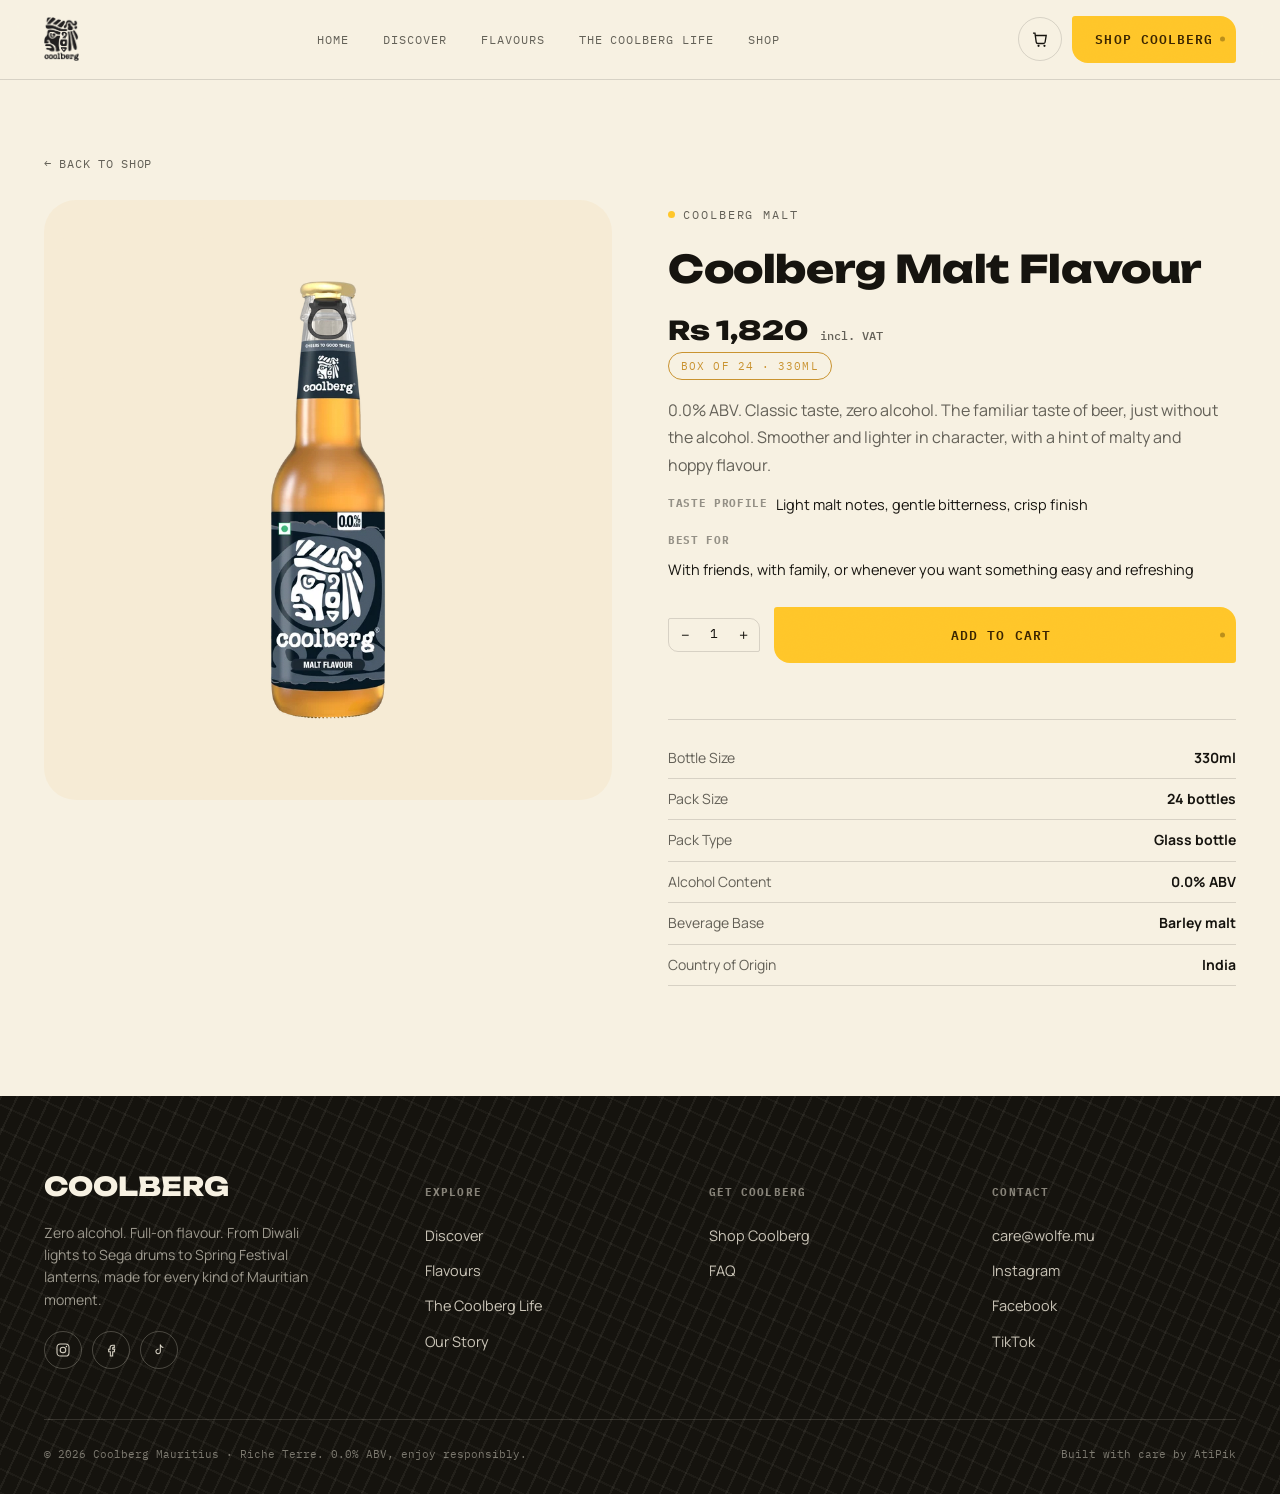
<file: product.html>
<!DOCTYPE html>
<html lang="en">
<head>
<meta charset="UTF-8">
<meta name="viewport" content="width=device-width, initial-scale=1.0">
<title>Coolberg — Product</title>
<meta name="description" content="Shop Coolberg flavours online in Mauritius.">
<link rel="icon" type="image/png" href="assets/coolberg_main_logo.png">
<link rel="apple-touch-icon" href="assets/coolberg_main_logo.png">
<link rel="preconnect" href="https://fonts.googleapis.com">
<link rel="preconnect" href="https://fonts.gstatic.com" crossorigin>
<link rel="stylesheet" href="https://fonts.googleapis.com/css2?family=Unbounded:wght@400;600;700;800;900&family=Manrope:wght@400;500;600;700;800&family=IBM+Plex+Mono:wght@400;500;600&display=swap">
<link rel="stylesheet" href="styles.css">
<link rel="stylesheet" href="shop.css">
</head>
<body>

<nav class="site-nav">
  <div class="nav-inner">
    <a href="index.html#top" class="logo"><img src="assets/coolberg_main_logo.webp" alt="Coolberg" class="logo-mark" width="589" height="747" decoding="async"></a>
    <div class="nav-links" role="navigation" aria-label="Primary">
      <a href="index.html#top">Home</a>
      <a href="index.html#meet">Discover</a>
      <a href="index.html#flavours">Flavours</a>
      <a href="index.html#life">The Coolberg Life</a>
      <a href="shop.html" aria-current="page">Shop</a>
    </div>
    <div class="nav-cta">
      <button class="cart-toggle" aria-label="Open cart">
        <svg viewBox="0 0 24 24" fill="none" stroke="currentColor" stroke-width="1.7"><path d="M6 7h13.2l-1.4 8.4a2 2 0 0 1-2 1.6H8.6a2 2 0 0 1-2-1.7L5 4H2.5"/><circle cx="9.5" cy="20" r="1.4" fill="currentColor" stroke="none"/><circle cx="17" cy="20" r="1.4" fill="currentColor" stroke="none"/></svg>
        <span class="cart-badge">0</span>
      </button>
      <a href="shop.html" class="btn btn-primary" style="padding:12px 22px;">Shop Coolberg</a>
      <button class="burger" id="burgerBtn" aria-expanded="false" aria-controls="mobileMenu" aria-label="Open menu"><span></span></button>
    </div>
  </div>
</nav>

<div class="mobile-menu" id="mobileMenu">
  <a href="index.html#top">Home</a>
  <a href="index.html#meet">Discover</a>
  <a href="index.html#flavours">Flavours</a>
  <a href="index.html#life">The Coolberg Life</a>
  <a href="shop.html">Shop</a>
  <a href="cart.html">Cart</a>
  <a href="shop.html" class="btn btn-primary mm-cta">Shop Coolberg</a>
</div>

<main id="top">
  <div class="wrap" style="padding-top:150px;">
    <a href="shop.html" class="pd-back">&larr; Back to Shop</a>
  </div>
  <section class="sec-pad" style="padding-top:24px;" id="pdSection"></section>
</main>

<footer class="pattern-weave-inv">
  <div class="wrap">
    <div class="foot-top">
      <div class="foot-brand"><b>COOLBERG</b><p>Zero alcohol. Full-on flavour. From Diwali lights to Sega drums to Spring Festival lanterns, made for every kind of Mauritian moment.</p>
        <div class="foot-social">
          <a href="https://www.instagram.com/coolberg.mauritius/" target="_blank" rel="noopener" aria-label="Coolberg on Instagram"><svg viewBox="0 0 24 24" fill="none" stroke="currentColor" stroke-width="1.6"><rect x="3" y="3" width="18" height="18" rx="5"/><circle cx="12" cy="12" r="4.2"/><circle cx="17.2" cy="6.8" r="1.1" fill="currentColor" stroke="none"/></svg></a>
          <a href="https://www.facebook.com/coolberg.mauritius" target="_blank" rel="noopener" aria-label="Coolberg on Facebook"><svg viewBox="0 0 24 24" fill="none" stroke="currentColor" stroke-width="1.6"><path d="M14.5 8.5h2.5V5h-2.5c-2.2 0-4 1.8-4 4v2H8.5v3.5H11V21h3.5v-6.5H17l.5-3.5h-3V9c0-.6.4-1 1-1z"/></svg></a>
          <a href="https://www.tiktok.com/@coolberg.mauritius" target="_blank" rel="noopener" aria-label="Coolberg on TikTok"><svg viewBox="0 0 24 24" fill="none" stroke="currentColor" stroke-width="1.6"><path d="M14 4v10.2a3.3 3.3 0 1 1-2.6-3.23"/><path d="M14 4c.5 2.4 2.2 4 4.6 4.2"/></svg></a>
        </div>
      </div>
      <div class="foot-col"><h5>Explore</h5><a href="index.html#meet">Discover</a><a href="index.html#flavours">Flavours</a><a href="index.html#life">The Coolberg Life</a><a href="index.html#story">Our Story</a></div>
      <div class="foot-col"><h5>Get Coolberg</h5><a href="shop.html">Shop Coolberg</a><a href="index.html#faq">FAQ</a></div>
      <div class="foot-col"><h5>Contact</h5><a href="mailto:care@wolfe.mu">care@wolfe.mu</a><a href="https://www.instagram.com/coolberg.mauritius/" target="_blank" rel="noopener">Instagram</a><a href="https://www.facebook.com/coolberg.mauritius" target="_blank" rel="noopener">Facebook</a><a href="https://www.tiktok.com/@coolberg.mauritius" target="_blank" rel="noopener">TikTok</a></div>
    </div>
    <div class="foot-bottom">
      <span>© 2026 Coolberg Mauritius · Riche Terre. 0.0% ABV, enjoy responsibly.</span>
      <span>Built with care by AtiPik</span>
    </div>
  </div>
</footer>

<script src="shop.js"></script>
<script>
(function(){
  var S = window.CoolbergShop;
  var params = new URLSearchParams(window.location.search);
  var id = params.get('id') || 'malt';
  var p = S.findProduct(id) || S.PRODUCTS[0];
  document.title = 'Coolberg ' + p.name + (p.variant ? '' : ' Flavour') + ' — Shop Coolberg';

  var section = document.getElementById('pdSection');

  var specsHtml = Object.keys(S.SPECS).map(function(k){
    var v = S.SPECS[k];
    if(p.variant && k === 'Pack Size') v = '24 bottles (6 flavours of choice)';
    return '<div class="pd-spec-row"><span>' + k + '</span><b>' + v + '</b></div>';
  }).join('');

  var pickerHtml = '';
  if(p.variant){
    pickerHtml =
      '<div class="pd-picker">' +
        '<div class="pd-picker-head"><b>Choose ' + p.variantMax + ' flavours</b><span id="pdPickerCount">0 / ' + p.variantMax + ' selected</span></div>' +
        '<div class="pd-swatches" id="pdSwatches">' +
          p.variantOptions.map(function(fid){
            var fp = S.findProduct(fid);
            return '<button type="button" class="pd-swatch" data-fid="' + fid + '" style="--sw:' + fp.color + ';">' +
              '<span class="pd-swatch-dot"></span>' + fp.name +
            '</button>';
          }).join('') +
        '</div>' +
      '</div>';
  }

  section.innerHTML =
    '<div class="wrap pd-layout">' +
      '<div class="pd-media reveal" style="background:color-mix(in srgb, ' + p.color + ' 16%, var(--card));">' +
        '<img src="' + p.img + '" alt="Coolberg ' + p.name + '" width="700" height="700" decoding="async">' +
      '</div>' +
      '<div class="pd-info reveal">' +
        '<span class="eyebrow">' + (p.variant ? 'Mix Your Own' : 'Coolberg ' + p.name) + '</span>' +
        '<h1 class="pd-title">Coolberg ' + p.name + (p.variant ? '' : ' Flavour') + '</h1>' +
        '<div class="pd-price">' + S.fmtPrice(p.price) + ' <span>incl. VAT</span></div>' +
        '<span class="tag" style="border-color:' + p.color + ';color:' + p.color + ';margin-top:4px;">' + p.pack + '</span>' +
        '<p class="pd-desc">' + p.desc + '</p>' +
        '<div class="pd-taste"><b>Taste profile</b><span>' + p.taste + '</span></div>' +
        '<div class="pd-taste"><b>Best for</b><span>' + p.use + '</span></div>' +
        pickerHtml +
        '<div class="pd-buy">' +
          '<span class="qty-stepper" id="pdQty">' +
            '<button class="qs-btn qs-minus" type="button" aria-label="Decrease quantity">−</button>' +
            '<span class="qs-val">1</span>' +
            '<button class="qs-btn qs-plus" type="button" aria-label="Increase quantity">+</button>' +
          '</span>' +
          '<button class="btn btn-primary" id="pdAddBtn" style="flex:1;justify-content:center;">Add to cart</button>' +
        '</div>' +
        '<p class="pd-note" id="pdNote"></p>' +
        '<div class="pd-specs">' + specsHtml + '</div>' +
      '</div>' +
    '</div>';

  var qty = 1;
  var qtyEl = document.getElementById('pdQty');
  qtyEl.querySelector('.qs-minus').addEventListener('click', function(){
    qty = Math.max(1, qty-1);
    qtyEl.querySelector('.qs-val').textContent = qty;
  });
  qtyEl.querySelector('.qs-plus').addEventListener('click', function(){
    qty += 1;
    qtyEl.querySelector('.qs-val').textContent = qty;
  });

  var selected = [];
  var addBtn = document.getElementById('pdAddBtn');
  var note = document.getElementById('pdNote');

  if(p.variant){
    var swatches = document.querySelectorAll('.pd-swatch');
    var countLabel = document.getElementById('pdPickerCount');
    swatches.forEach(function(sw){
      sw.addEventListener('click', function(){
        var fid = sw.dataset.fid;
        var idx = selected.indexOf(fid);
        if(idx > -1){
          selected.splice(idx, 1);
          sw.classList.remove('picked');
        } else {
          if(selected.length >= p.variantMax){ return; }
          selected.push(fid);
          sw.classList.add('picked');
        }
        countLabel.textContent = selected.length + ' / ' + p.variantMax + ' selected';
      });
    });
  }

  addBtn.addEventListener('click', function(){
    if(p.variant && selected.length !== p.variantMax){
      note.textContent = 'Please choose exactly ' + p.variantMax + ' flavours before adding to cart.';
      note.classList.add('pd-note-warn');
      return;
    }
    note.classList.remove('pd-note-warn');
    S.addToCart(p.id, qty, p.variant ? selected.slice() : null);
    note.textContent = 'Added to cart ✓';
    S.openDrawer();
  });
})();
</script>
</body>
</html>
</file>
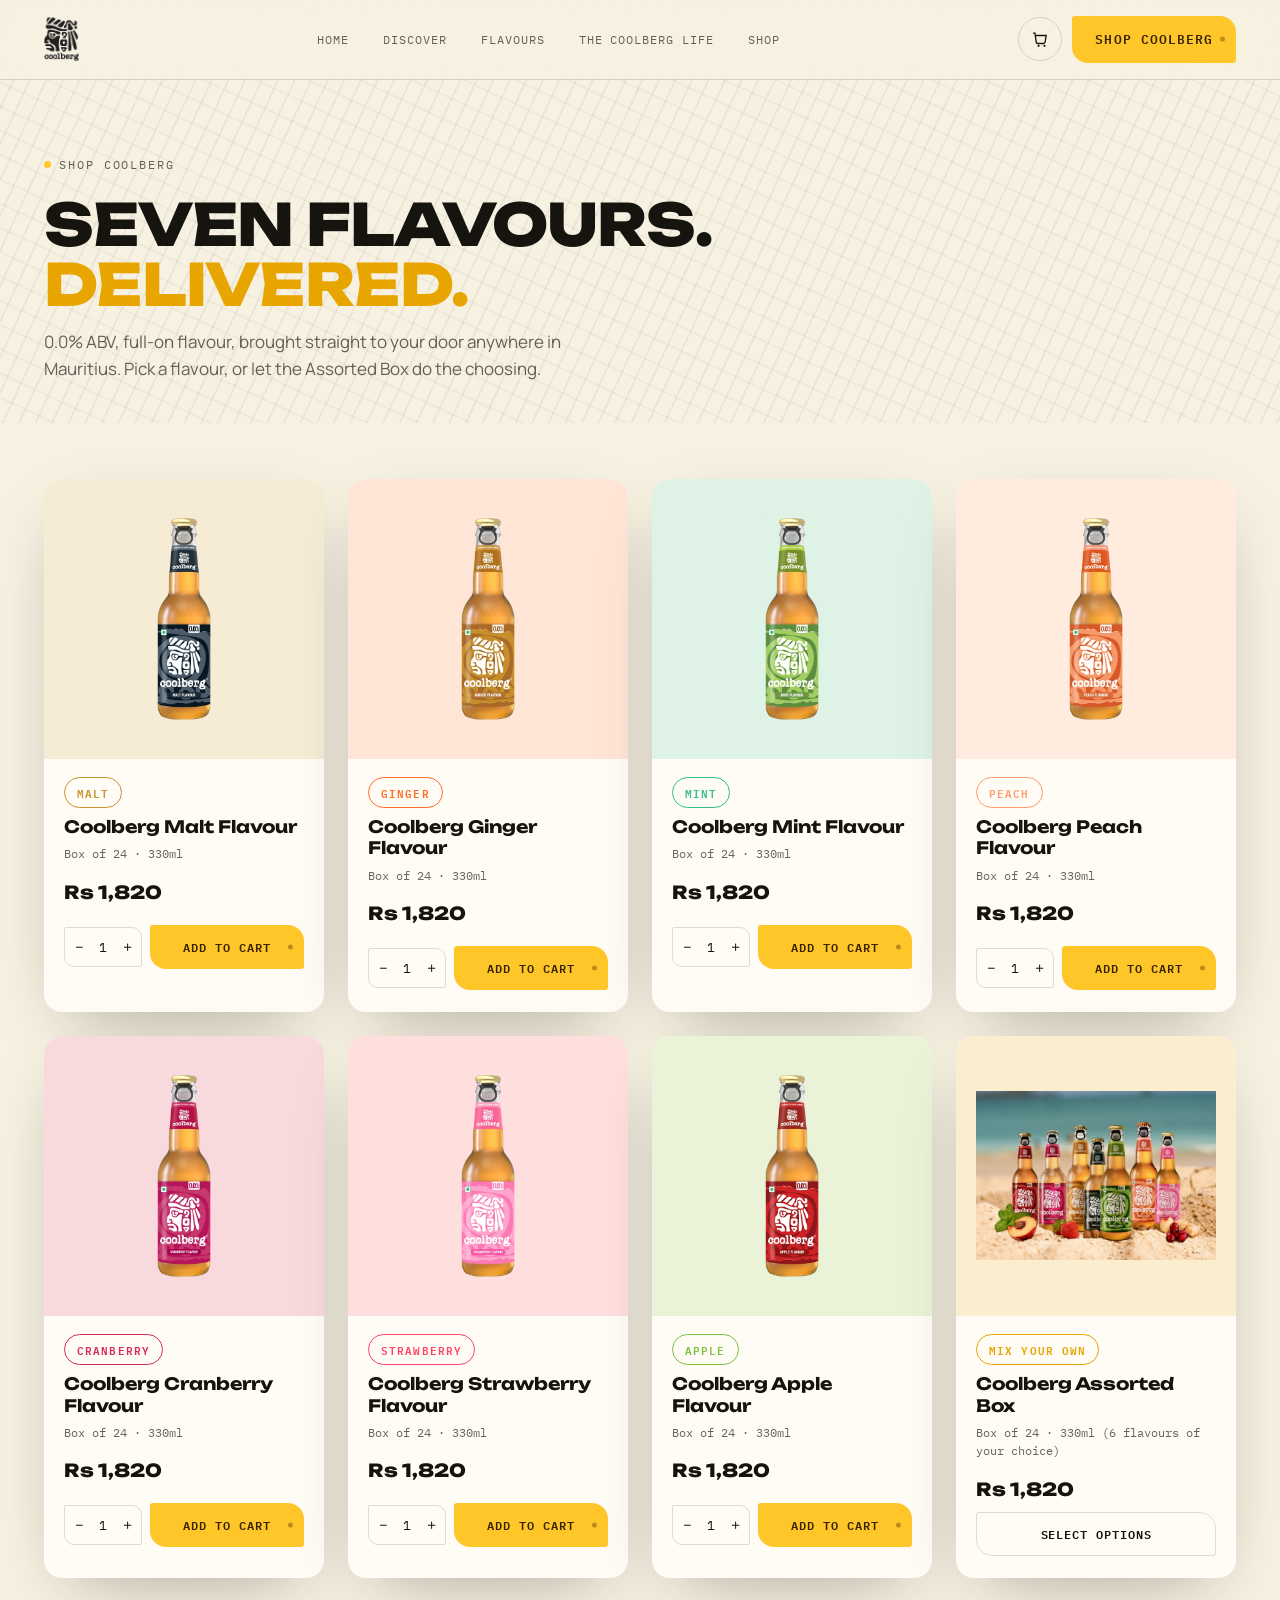
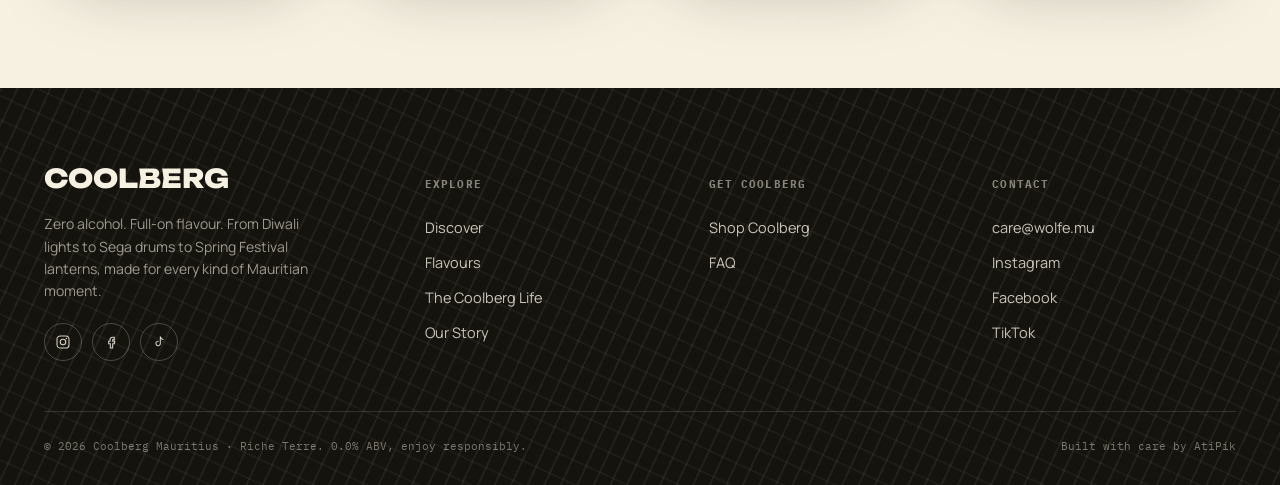
<file: shop.html>
<!DOCTYPE html>
<html lang="en">
<head>
<meta charset="UTF-8">
<meta name="viewport" content="width=device-width, initial-scale=1.0">
<title>Shop Coolberg — Coolberg Mauritius</title>
<meta name="description" content="Shop the full Coolberg range: seven 0.0% ABV flavours plus the Assorted Box, delivered across Mauritius.">
<link rel="icon" type="image/png" href="assets/coolberg_main_logo.png">
<link rel="apple-touch-icon" href="assets/coolberg_main_logo.png">
<link rel="preconnect" href="https://fonts.googleapis.com">
<link rel="preconnect" href="https://fonts.gstatic.com" crossorigin>
<link rel="stylesheet" href="https://fonts.googleapis.com/css2?family=Unbounded:wght@400;600;700;800;900&family=Manrope:wght@400;500;600;700;800&family=IBM+Plex+Mono:wght@400;500;600&display=swap">
<link rel="stylesheet" href="styles.css">
<link rel="stylesheet" href="shop.css">
</head>
<body>

<nav class="site-nav">
  <div class="nav-inner">
    <a href="index.html#top" class="logo"><img src="assets/coolberg_main_logo.webp" alt="Coolberg" class="logo-mark" width="589" height="747" decoding="async"></a>
    <div class="nav-links" role="navigation" aria-label="Primary">
      <a href="index.html#top">Home</a>
      <a href="index.html#meet">Discover</a>
      <a href="index.html#flavours">Flavours</a>
      <a href="index.html#life">The Coolberg Life</a>
      <a href="shop.html" aria-current="page">Shop</a>
    </div>
    <div class="nav-cta">
      <button class="cart-toggle" aria-label="Open cart">
        <svg viewBox="0 0 24 24" fill="none" stroke="currentColor" stroke-width="1.7"><path d="M6 7h13.2l-1.4 8.4a2 2 0 0 1-2 1.6H8.6a2 2 0 0 1-2-1.7L5 4H2.5"/><circle cx="9.5" cy="20" r="1.4" fill="currentColor" stroke="none"/><circle cx="17" cy="20" r="1.4" fill="currentColor" stroke="none"/></svg>
        <span class="cart-badge">0</span>
      </button>
      <a href="shop.html" class="btn btn-primary" style="padding:12px 22px;">Shop Coolberg</a>
      <button class="burger" id="burgerBtn" aria-expanded="false" aria-controls="mobileMenu" aria-label="Open menu"><span></span></button>
    </div>
  </div>
</nav>

<div class="mobile-menu" id="mobileMenu">
  <a href="index.html#top">Home</a>
  <a href="index.html#meet">Discover</a>
  <a href="index.html#flavours">Flavours</a>
  <a href="index.html#life">The Coolberg Life</a>
  <a href="shop.html">Shop</a>
  <a href="cart.html">Cart</a>
  <a href="shop.html" class="btn btn-primary mm-cta">Shop Coolberg</a>
</div>

<main id="top">

<header class="shop-hero pattern-weave">
  <div class="wrap">
    <span class="eyebrow">Shop Coolberg</span>
    <h1>SEVEN FLAVOURS.<br><em>DELIVERED.</em></h1>
    <p class="shop-hero-sub">0.0% ABV, full-on flavour, brought straight to your door anywhere in Mauritius. Pick a flavour, or let the Assorted Box do the choosing.</p>
  </div>
</header>

<section class="sec-pad" style="padding-top:56px;">
  <div class="wrap">
    <div class="shop-grid" id="shopGrid"></div>
  </div>
</section>

</main>

<footer class="pattern-weave-inv">
  <div class="wrap">
    <div class="foot-top">
      <div class="foot-brand"><b>COOLBERG</b><p>Zero alcohol. Full-on flavour. From Diwali lights to Sega drums to Spring Festival lanterns, made for every kind of Mauritian moment.</p>
        <div class="foot-social">
          <a href="https://www.instagram.com/coolberg.mauritius/" target="_blank" rel="noopener" aria-label="Coolberg on Instagram"><svg viewBox="0 0 24 24" fill="none" stroke="currentColor" stroke-width="1.6"><rect x="3" y="3" width="18" height="18" rx="5"/><circle cx="12" cy="12" r="4.2"/><circle cx="17.2" cy="6.8" r="1.1" fill="currentColor" stroke="none"/></svg></a>
          <a href="https://www.facebook.com/coolberg.mauritius" target="_blank" rel="noopener" aria-label="Coolberg on Facebook"><svg viewBox="0 0 24 24" fill="none" stroke="currentColor" stroke-width="1.6"><path d="M14.5 8.5h2.5V5h-2.5c-2.2 0-4 1.8-4 4v2H8.5v3.5H11V21h3.5v-6.5H17l.5-3.5h-3V9c0-.6.4-1 1-1z"/></svg></a>
          <a href="https://www.tiktok.com/@coolberg.mauritius" target="_blank" rel="noopener" aria-label="Coolberg on TikTok"><svg viewBox="0 0 24 24" fill="none" stroke="currentColor" stroke-width="1.6"><path d="M14 4v10.2a3.3 3.3 0 1 1-2.6-3.23"/><path d="M14 4c.5 2.4 2.2 4 4.6 4.2"/></svg></a>
        </div>
      </div>
      <div class="foot-col"><h5>Explore</h5><a href="index.html#meet">Discover</a><a href="index.html#flavours">Flavours</a><a href="index.html#life">The Coolberg Life</a><a href="index.html#story">Our Story</a></div>
      <div class="foot-col"><h5>Get Coolberg</h5><a href="shop.html">Shop Coolberg</a><a href="index.html#faq">FAQ</a></div>
      <div class="foot-col"><h5>Contact</h5><a href="mailto:care@wolfe.mu">care@wolfe.mu</a><a href="https://www.instagram.com/coolberg.mauritius/" target="_blank" rel="noopener">Instagram</a><a href="https://www.facebook.com/coolberg.mauritius" target="_blank" rel="noopener">Facebook</a><a href="https://www.tiktok.com/@coolberg.mauritius" target="_blank" rel="noopener">TikTok</a></div>
    </div>
    <div class="foot-bottom">
      <span>© 2026 Coolberg Mauritius · Riche Terre. 0.0% ABV, enjoy responsibly.</span>
      <span>Built with care by AtiPik</span>
    </div>
  </div>
</footer>

<script src="shop.js"></script>
<script>
(function(){
  var S = window.CoolbergShop;
  var grid = document.getElementById('shopGrid');
  grid.innerHTML = S.PRODUCTS.map(function(p){
    var buyRow = p.variant
      ? '<button class="btn btn-outline shop-card-btn" data-select="' + p.id + '" style="width:100%;justify-content:center;">Select Options</button>'
      : '<div class="shop-card-buy">' +
          '<span class="qty-stepper shop-card-qty" data-pid="' + p.id + '">' +
            '<button type="button" class="qs-btn qs-minus" aria-label="Decrease quantity">−</button>' +
            '<span class="qs-val">1</span>' +
            '<button type="button" class="qs-btn qs-plus" aria-label="Increase quantity">+</button>' +
          '</span>' +
          '<button class="btn btn-primary shop-card-btn" data-add="' + p.id + '" style="flex:1;justify-content:center;">Add to cart</button>' +
        '</div>';
    return '<article class="shop-card reveal">' +
      '<a href="product.html?id=' + p.id + '" class="shop-card-media" style="background:color-mix(in srgb, ' + p.color + ' 16%, var(--card));">' +
        '<img src="' + p.img + '" alt="Coolberg ' + p.name + '" loading="lazy" decoding="async">' +
      '</a>' +
      '<div class="shop-card-body">' +
        '<span class="tag" style="border-color:' + p.color + ';color:' + p.color + ';">' + (p.variant ? 'Mix Your Own' : p.name) + '</span>' +
        '<a href="product.html?id=' + p.id + '" class="shop-card-name">' + (p.variant ? 'Coolberg ' + p.name : 'Coolberg ' + p.name + ' Flavour') + '</a>' +
        '<span class="shop-card-pack">' + p.pack + '</span>' +
        '<b class="shop-card-price">' + S.fmtPrice(p.price) + '</b>' +
        buyRow +
      '</div>' +
    '</article>';
  }).join('');

  grid.querySelectorAll('.shop-card-qty').forEach(function(stepper){
    var val = 1;
    var valEl = stepper.querySelector('.qs-val');
    stepper.querySelector('.qs-minus').addEventListener('click', function(){
      val = Math.max(1, val - 1);
      valEl.textContent = val;
    });
    stepper.querySelector('.qs-plus').addEventListener('click', function(){
      val += 1;
      valEl.textContent = val;
    });
  });

  grid.querySelectorAll('[data-add]').forEach(function(btn){
    btn.addEventListener('click', function(){
      var card = btn.closest('.shop-card');
      var stepper = card.querySelector('.shop-card-qty');
      var qty = stepper ? parseInt(stepper.querySelector('.qs-val').textContent, 10) || 1 : 1;
      S.addToCart(btn.dataset.add, qty);
      btn.textContent = 'Added ✓';
      setTimeout(function(){ btn.textContent = 'Add to cart'; }, 1200);
      if(stepper){ stepper.querySelector('.qs-val').textContent = '1'; }
      S.openDrawer();
    });
  });
  grid.querySelectorAll('[data-select]').forEach(function(btn){
    btn.addEventListener('click', function(){
      window.location.href = 'product.html?id=' + btn.dataset.select;
    });
  });
})();
</script>
</body>
</html>
</file>
<file: styles.css>
/* ============ TOKENS ============ */
:root{
  --gold:#FFC629; --gold-deep:#E8A400; --gold-ink:#3A2400;
  --malt:#C9922F; --ginger:#FF6B2C; --mint:#2FBF8F; --peach:#FF9A6B;
  --cranberry:#D6295E; --strawberry:#FF4368; --apple:#7CC142;

  --bg:#F7F1E2; --bg-alt:#FFFCF5; --bg-deep:#EFE6CF;
  --fg:#15130E; --fg-soft:rgba(21,19,14,.66); --fg-faint:rgba(21,19,14,.44);
  --border:rgba(21,19,14,.14); --card:#FFFCF5;
  --nav-bg:rgba(247,241,226,.86);
  --shadow:0 24px 70px -30px rgba(21,19,14,.4);
  --ink-inverse:#FFFCF5;

  --wrap:1240px;
  --radius-sm:10px; --radius-md:18px; --radius-lg:32px;
  --ff-display:'Unbounded',system-ui,sans-serif;
  --ff-body:'Manrope',system-ui,sans-serif;
  --ff-mono:'IBM Plex Mono',ui-monospace,monospace;
}
@media (prefers-color-scheme: dark){
  :root:not([data-theme="light"]){
    --bg:#141109; --bg-alt:#1B160D; --bg-deep:#0F0C07;
    --fg:#F7F1E2; --fg-soft:rgba(247,241,226,.68); --fg-faint:rgba(247,241,226,.44);
    --border:rgba(247,241,226,.14); --card:#1E1810;
    --nav-bg:rgba(20,17,9,.86);
    --shadow:0 24px 70px -30px rgba(0,0,0,.65);
    --ink-inverse:#15130E;
  }
}
:root[data-theme="dark"]{
  --bg:#141109; --bg-alt:#1B160D; --bg-deep:#0F0C07;
  --fg:#F7F1E2; --fg-soft:rgba(247,241,226,.68); --fg-faint:rgba(247,241,226,.44);
  --border:rgba(247,241,226,.14); --card:#1E1810;
  --nav-bg:rgba(20,17,9,.86);
  --shadow:0 24px 70px -30px rgba(0,0,0,.65);
  --ink-inverse:#15130E;
}

/* ============ RESET / BASE ============ */
*,*::before,*::after{box-sizing:border-box;}
html{scroll-behavior:smooth;}
@media (prefers-reduced-motion: reduce){ html{scroll-behavior:auto;} *{animation-duration:.01ms !important; animation-iteration-count:1 !important; transition-duration:.01ms !important; scroll-behavior:auto !important;} }
body{margin:0;background:var(--bg);color:var(--fg);font-family:var(--ff-body);font-size:16px;line-height:1.6;-webkit-font-smoothing:antialiased;position:relative;}
body::before{content:"";position:fixed;inset:0;z-index:999;pointer-events:none;opacity:.045;mix-blend-mode:overlay;background-image:url("data:image/svg+xml;utf8,<svg xmlns='http://www.w3.org/2000/svg' width='140' height='140'><filter id='n'><feTurbulence type='fractalNoise' baseFrequency='0.85' numOctaves='2' stitchTiles='stitch'/></filter><rect width='100%25' height='100%25' filter='url(%23n)'/></svg>");}
/* woven-shutter texture — a nod to the louvred timber shutters common on Mauritian verandas, used sparingly as a material, not a motif */
.pattern-weave{background-image:repeating-linear-gradient(115deg, rgba(21,19,14,.05) 0 2px, transparent 2px 15px), repeating-linear-gradient(25deg, rgba(21,19,14,.035) 0 2px, transparent 2px 22px);}
.pattern-weave-inv{background-image:repeating-linear-gradient(115deg, rgba(247,241,226,.06) 0 2px, transparent 2px 15px), repeating-linear-gradient(25deg, rgba(247,241,226,.04) 0 2px, transparent 2px 22px);}
img,svg{max-width:100%;display:block;}
a{color:inherit;text-decoration:none;}
button{font-family:inherit;cursor:pointer;}
ul{margin:0;padding:0;list-style:none;}
h1,h2,h3,h4{margin:0;font-family:var(--ff-display);text-wrap:balance;}
p{margin:0;}
.wrap{max-width:var(--wrap);margin:0 auto;padding:0 24px;}
section{position:relative;}
.eyebrow{font-family:var(--ff-mono);font-size:12px;letter-spacing:.16em;text-transform:uppercase;color:var(--fg-soft);display:inline-flex;align-items:center;gap:8px;}
.eyebrow::before{content:"";width:7px;height:7px;border-radius:50%;background:var(--gold);flex:none;}
.btn{display:inline-flex;align-items:center;justify-content:center;gap:10px;font-family:var(--ff-mono);font-size:13px;letter-spacing:.08em;text-transform:uppercase;font-weight:600;padding:16px 28px;border-radius:3px 16px 3px 16px;border:1.5px solid transparent;transition:transform .25s ease, box-shadow .25s ease, background .25s ease, color .25s ease;white-space:nowrap;position:relative;}
.btn-primary::after{content:"";position:absolute;top:50%;right:10px;transform:translateY(-50%);width:5px;height:5px;border-radius:50%;background:var(--gold-ink);opacity:.35;}
.btn-primary{padding-right:36px;}
.btn:active{transform:scale(.97);}
.btn-primary{background:var(--gold);color:var(--gold-ink);}
.btn-primary:hover{box-shadow:0 14px 34px -12px rgba(255,198,41,.65);transform:translateY(-2px);}
.btn-outline{background:transparent;color:var(--fg);border-color:var(--border);}
.btn-outline:hover{border-color:var(--fg);transform:translateY(-2px);}
.btn-dark{background:var(--fg);color:var(--bg);}
.btn-dark:hover{transform:translateY(-2px);box-shadow:var(--shadow);}
.btn[disabled]{opacity:.4;cursor:not-allowed;transform:none !important;}
:focus-visible{outline:3px solid var(--gold);outline-offset:3px;}

.reveal{opacity:0;transform:translateY(28px);transition:opacity .7s cubic-bezier(.16,.8,.24,1), transform .7s cubic-bezier(.16,.8,.24,1);}
.reveal.in{opacity:1;transform:none;}
@media (prefers-reduced-motion: reduce){ .reveal{opacity:1;transform:none;} }

.tag{font-family:var(--ff-mono);font-size:11px;letter-spacing:.1em;text-transform:uppercase;padding:6px 12px;border-radius:100px;border:1px solid var(--border);color:var(--fg-soft);}

/* ============ NAV ============ */
.site-nav{position:fixed;top:0;left:0;right:0;z-index:200;background:var(--nav-bg);backdrop-filter:blur(14px);border-bottom:1px solid var(--border);}
.nav-inner{max-width:var(--wrap);margin:0 auto;padding:16px 24px;display:flex;align-items:center;justify-content:space-between;gap:24px;}
.logo{display:flex;align-items:center;}
.logo-mark{height:44px;width:auto;display:block;}
.nav-links{display:flex;align-items:center;gap:6px;}
.nav-links a{font-family:var(--ff-mono);font-size:12px;letter-spacing:.08em;text-transform:uppercase;padding:10px 14px;border-radius:2px 10px 2px 10px;color:var(--fg-soft);transition:color .2s,background .2s;}
.nav-links a:hover{color:var(--fg);background:var(--border);}
.nav-cta{display:flex;align-items:center;gap:10px;}
.burger{display:none;width:44px;height:44px;border-radius:50%;border:1px solid var(--border);background:transparent;align-items:center;justify-content:center;flex:none;}
@media (max-width:860px){ .nav-links{display:none;} .burger{display:flex;} }
.burger span,.burger span::before,.burger span::after{content:"";display:block;width:18px;height:2px;background:var(--fg);position:relative;transition:transform .3s,opacity .3s;}
.burger span::before{position:absolute;top:-6px;}
.burger span::after{position:absolute;top:6px;}
.burger[aria-expanded="true"] span{background:transparent;}
.burger[aria-expanded="true"] span::before{transform:translateY(6px) rotate(45deg);}
.burger[aria-expanded="true"] span::after{transform:translateY(-6px) rotate(-45deg);}

.mobile-menu{position:fixed;inset:0;background:var(--bg);z-index:190;display:flex;flex-direction:column;justify-content:center;gap:2px;padding:90px 28px 32px;overflow-y:auto;transform:translateY(-100%);transition:transform .45s cubic-bezier(.16,.8,.24,1);}
.mobile-menu.open{transform:translateY(0);}
.mobile-menu a{font-family:var(--ff-display);font-size:clamp(18px,5.2vw,24px);font-weight:700;padding:14px 0;border-bottom:1px solid var(--border);}
.mobile-menu .mm-cta{margin-top:20px;border-bottom:none;font-family:var(--ff-mono);font-size:13px;letter-spacing:.08em;text-transform:uppercase;font-weight:600;padding:16px 28px;text-align:center;}

/* ============ HERO ============ */
.hero{padding:140px 0 80px;overflow:hidden;position:relative;}
.hero-bg{position:absolute;inset:0;z-index:0;background:radial-gradient(110% 80% at 82% -4%, rgba(255,198,41,.4), transparent 58%), radial-gradient(70% 60% at 6% 96%, rgba(255,107,44,.16), transparent 62%), linear-gradient(180deg, transparent 70%, rgba(21,19,14,.03));pointer-events:none;}
.hero-bg::after{content:"";position:absolute;inset:0;opacity:.5;background-image:repeating-linear-gradient(115deg, rgba(21,19,14,.035) 0 2px, transparent 2px 16px);}
.hero-tag{position:absolute;top:150px;right:24px;z-index:2;background:var(--card);border:1.5px dashed var(--border);border-radius:2px 12px 2px 12px;padding:10px 16px 10px 18px;box-shadow:var(--shadow);transform:rotate(3deg);display:flex;flex-direction:column;gap:2px;font-family:var(--ff-mono);}
.hero-tag b{font-size:11px;letter-spacing:.1em;color:var(--fg);}
.hero-tag span{font-size:9px;letter-spacing:.08em;color:var(--fg-soft);}
.hero-tag::before{content:"";position:absolute;left:-5px;top:50%;width:9px;height:9px;border-radius:50%;background:var(--bg);border:1.5px dashed var(--border);transform:translateY(-50%);}
@media (prefers-color-scheme: dark){ :root:not([data-theme="light"]) .logo-mark{filter:invert(1);} }
:root[data-theme="dark"] .logo-mark{filter:invert(1);}
@media (max-width:1100px){ .hero-tag{display:none;} }
.hero-inner{position:relative;z-index:1;display:grid;grid-template-columns:1fr 1.05fr;grid-template-areas:"headline visual" "details visual";gap:32px;align-items:center;}
.hero-headline{grid-area:headline;}
.hero-details{grid-area:details;}
.hero-visual{grid-area:visual;}
.hero-headline h1{font-size:clamp(32px,5.6vw,74px);font-weight:800;letter-spacing:-.02em;line-height:1.02;margin:22px 0 8px;}
.hero-headline h1 em{font-style:normal;color:var(--gold-deep);-webkit-text-stroke:0;display:inline-block;font-size:.66em;margin-top:6px;line-height:1.06;}
.hero-sub{font-family:var(--ff-mono);font-size:14px;letter-spacing:.05em;color:var(--fg-soft);margin:18px 0 34px;max-width:40ch;}
.hero-ctas{display:flex;gap:14px;flex-wrap:wrap;}
.hero-stats{display:flex;gap:28px;margin-top:52px;flex-wrap:wrap;}
.hero-stats div b{display:block;font-family:var(--ff-display);font-size:26px;font-weight:800;}
.hero-stats div span{font-family:var(--ff-mono);font-size:10px;letter-spacing:.12em;text-transform:uppercase;color:var(--fg-soft);}

.hero-visual{position:relative;height:720px;display:flex;align-items:center;justify-content:center;overflow:visible;}
.hero-blob{position:absolute;width:480px;height:480px;border-radius:42% 58% 65% 35% / 45% 40% 60% 55%;background:conic-gradient(from 200deg, var(--gold), var(--ginger), var(--gold));filter:blur(6px);opacity:.7;animation:blobspin 26s ease-in-out infinite;}
@keyframes blobspin{0%,100%{border-radius:42% 58% 65% 35% / 45% 40% 60% 55%;transform:rotate(0deg);}50%{border-radius:58% 42% 35% 65% / 55% 60% 40% 45%;transform:rotate(8deg);}}
.hero-bottle-stage{position:relative;z-index:2;width:100%;height:100%;}
.hero-stage-img{position:absolute;top:50%;left:50%;height:600px;width:auto;max-width:56vw;max-height:82%;transform:translate(-50%,-50%) translateX(150%) scale(.94);opacity:0;transition:transform .55s cubic-bezier(.22,.9,.28,1), opacity .45s ease;pointer-events:none;filter:drop-shadow(0 24px 30px rgba(0,0,0,.25));animation:heroFloat 5s ease-in-out infinite;}
.hero-stage-img.is-active{opacity:1;transform:translate(-50%,-50%) translateX(0) scale(1);pointer-events:auto;z-index:2;}
.hero-stage-img.is-leaving{opacity:0;transform:translate(-50%,-50%) translateX(-150%) scale(.94);z-index:1;}
.hero-stage-img.no-anim{transition:none !important;}
@keyframes heroFloat{0%,100%{margin-top:0;}50%{margin-top:-14px;}}
.hero-flavour-tag{position:absolute;left:50%;bottom:6%;transform:translateX(-50%);z-index:3;display:flex;align-items:center;gap:9px;background:var(--card);border:1px solid var(--border);border-radius:100px;padding:9px 18px 9px 14px;box-shadow:var(--shadow);font-family:var(--ff-mono);font-size:12px;letter-spacing:.08em;text-transform:uppercase;font-weight:600;}
.hero-flavour-tag .hft-dot{width:9px;height:9px;border-radius:50%;flex:none;transition:background .3s;}
.hero-scrollcue{position:absolute;bottom:0;left:50%;transform:translateX(-50%);display:flex;flex-direction:column;align-items:center;gap:8px;font-family:var(--ff-mono);font-size:10px;letter-spacing:.16em;color:var(--fg-faint);text-transform:uppercase;}
.hero-scrollcue .line{width:1px;height:34px;background:linear-gradient(var(--fg-faint),transparent);animation:scrolldown 1.8s ease-in-out infinite;}
@keyframes scrolldown{0%{opacity:0;transform:scaleY(.2);transform-origin:top;}50%{opacity:1;transform:scaleY(1);transform-origin:top;}100%{opacity:0;transform:scaleY(.2);transform-origin:bottom;}}

@media (max-width:900px){
  .hero-inner{grid-template-columns:1fr;grid-template-areas:"headline" "visual" "details";}
  .hero-visual{height:340px;}
  .hero-stage-img{height:312px;max-height:92%;}
  .hero-blob{width:300px;height:300px;}
  .hero-flavour-tag{bottom:2%;padding:7px 14px 7px 11px;font-size:10.5px;}
}
@media (max-width:480px){
  .hero-visual{height:250px;}
  .hero-stage-img{height:228px;max-height:92%;}
  .hero-blob{width:220px;height:220px;}
  .hero-flavour-tag{bottom:0;padding:6px 12px 6px 9px;font-size:9.5px;}
}

/* ============ SECTION HEADERS ============ */
.sec-head{max-width:760px;margin-bottom:52px;}
.sec-head h2{font-size:clamp(32px,5.6vw,58px);font-weight:800;letter-spacing:-.02em;line-height:1.02;margin-top:14px;}
.sec-head p{margin-top:18px;font-size:18px;color:var(--fg-soft);max-width:56ch;}
.sec-pad{padding:110px 0;}

/* ============ MEET COOLBERG ============ */
#meet{background:var(--bg-alt);scroll-margin-top:84px;}
.meet-grid{display:grid;grid-template-columns:1fr 1fr;gap:60px;align-items:center;}
.meet-visual{position:relative;min-height:440px;border-radius:var(--radius-lg);overflow:hidden;box-shadow:var(--shadow);}
.meet-packshot{position:absolute;inset:0;width:100%;height:100%;object-fit:cover;}
.meet-facts{display:flex;gap:36px;margin-top:40px;flex-wrap:wrap;}
.meet-facts div{border-left:2px solid var(--gold);padding-left:14px;}
.meet-facts b{display:block;font-family:var(--ff-display);font-size:22px;font-weight:800;}
.meet-facts span{font-family:var(--ff-mono);font-size:11px;color:var(--fg-soft);letter-spacing:.06em;}
@media (max-width:900px){ .meet-grid{grid-template-columns:1fr;} .meet-visual{order:-1;min-height:280px;} }

/* ============ FLAVOURS ============ */
#flavours{background:var(--fl-color,var(--bg));transition:background 1.1s cubic-bezier(.16,.8,.24,1);}
.fl-layout{display:flex;flex-direction:column;gap:30px;}

.fl-display{position:relative;border-radius:var(--radius-lg);background:var(--card);box-shadow:var(--shadow);padding:44px;min-height:540px;overflow:hidden;
  display:grid;grid-template-columns:1fr 1.15fr;grid-template-rows:auto 1fr;grid-template-areas:"bottle list" "bottle copy";gap:10px 32px;align-items:start;}
.fl-display::before{content:"";position:absolute;inset:0;background:var(--fl-color,var(--gold));opacity:.12;transition:background 1s;}
.fl-bottle-wrap{grid-area:bottle;position:relative;align-self:center;display:flex;align-items:center;justify-content:center;z-index:1;}
.fl-bottle-photo{width:250px;height:auto;max-width:100%;transition:transform .5s cubic-bezier(.16,.8,.24,1);filter:drop-shadow(0 22px 22px rgba(0,0,0,.22));}
.fl-bottle-wrap:hover .fl-bottle-photo{transform:scale(1.035);}

.fl-list{grid-area:list;position:relative;z-index:1;display:flex;flex-wrap:wrap;gap:8px;align-content:start;margin-bottom:6px;}
.fl-item{position:relative;flex:1 0 auto;display:flex;align-items:center;justify-content:center;gap:8px;padding:10px 16px;white-space:nowrap;border:1.5px dashed var(--border);border-radius:3px 14px 3px 14px;background:var(--card);text-align:left;transition:transform .25s, border-color .25s, background .25s;}
.fl-item .dot{width:11px;height:11px;border-radius:50%;flex:none;box-shadow:0 0 0 3px transparent;transition:box-shadow .25s;}
.fl-item .name{font-family:var(--ff-display);font-size:14px;font-weight:700;color:var(--fg-soft);transition:color .25s;white-space:nowrap;}
.fl-item .idx{font-family:var(--ff-mono);font-size:9px;color:var(--fg-faint);letter-spacing:.06em;}
.fl-item[aria-selected="true"]{transform:translateY(-3px);border-style:solid;border-color:var(--fl-ring,var(--gold-deep));background:var(--bg-alt);box-shadow:var(--shadow);}
.fl-item[aria-selected="true"] .dot{box-shadow:0 0 0 4px var(--fl-ring,transparent);}
.fl-item[aria-selected="true"] .name{color:var(--fg);}
.fl-item:hover .name{color:var(--fg);}

.fl-copy{grid-area:copy;position:relative;z-index:1;align-self:start;}
.fl-copy .fl-name{font-size:clamp(30px,4vw,46px);font-weight:800;line-height:1;margin-bottom:14px;}
.fl-copy p{font-size:16px;color:var(--fg-soft);max-width:44ch;}
.fl-notes{display:flex;gap:10px;flex-wrap:wrap;margin-top:22px;}
.fl-notes span{font-family:var(--ff-mono);font-size:11px;letter-spacing:.06em;text-transform:uppercase;padding:7px 13px;border-radius:100px;background:var(--fl-color,var(--gold));color:#1a1204;font-weight:600;}
.fl-cta{margin-top:28px;}

@media (max-width:760px){
  .fl-display{grid-template-columns:minmax(90px,auto) 1fr;grid-template-rows:auto auto;grid-template-areas:"list bottle" "copy copy";padding:26px 20px;min-height:0;text-align:center;gap:16px;align-items:center;}
  .fl-bottle-wrap{align-self:center;}
  .fl-bottle-photo{width:118px;}
  .fl-list{flex-direction:column;flex-wrap:nowrap;gap:8px;align-self:center;align-items:flex-start;margin-bottom:0;}
  .fl-item{flex:none;width:auto;padding:8px 10px;border-radius:3px 10px 3px 10px;justify-content:flex-start;}
  .fl-item .idx{display:none;}
  .fl-item .name{font-size:11.5px;white-space:nowrap;line-height:1.15;}
  .fl-item .dot{width:9px;height:9px;}
  .fl-item[aria-selected="true"]{transform:none;}
  .fl-copy{margin-top:4px;}
}

/* ============ QUIZ ============ */
#quiz{background:var(--bg-deep);}
.quiz-box{max-width:760px;margin:0 auto;background:var(--card);border-radius:var(--radius-lg);box-shadow:var(--shadow);padding:52px;position:relative;overflow:hidden;}
.quiz-progress{display:flex;gap:6px;margin-bottom:30px;}
.quiz-progress i{flex:1;height:4px;border-radius:4px;background:var(--border);font-style:normal;}
.quiz-progress i.done{background:var(--gold);}
.quiz-step{display:none;}
.quiz-step.active{display:block;animation:qin .5s cubic-bezier(.16,.8,.24,1);}
@keyframes qin{from{opacity:0;transform:translateX(18px);}to{opacity:1;transform:none;}}
.quiz-step h3{font-size:clamp(22px,3.4vw,32px);font-weight:700;margin-bottom:26px;}
.quiz-opts{display:grid;grid-template-columns:1fr 1fr;gap:12px;}
.quiz-opt{padding:18px 20px;border-radius:var(--radius-md);border:1.5px solid var(--border);background:var(--bg-alt);font-family:var(--ff-body);font-weight:700;font-size:15px;text-align:left;transition:border-color .2s,transform .2s,background .2s;}
.quiz-opt:hover{border-color:var(--gold-deep);transform:translateY(-2px);}
.quiz-opt.picked{border-color:var(--gold-deep);background:var(--gold);color:var(--gold-ink);}
.quiz-result{text-align:center;}
.quiz-result .qr-label{font-family:var(--ff-mono);font-size:12px;letter-spacing:.16em;text-transform:uppercase;color:var(--fg-soft);}
.quiz-result h3{font-size:clamp(34px,6vw,54px);margin:12px 0 8px;}
.quiz-result .qr-flavour{color:var(--fl-color,var(--gold-deep));}
.quiz-result p{color:var(--fg-soft);max-width:46ch;margin:0 auto 26px;}
.quiz-restart{margin-top:16px;background:none;border:none;font-family:var(--ff-mono);font-size:12px;text-decoration:underline;color:var(--fg-soft);}
@media (max-width:560px){ .quiz-box{padding:30px 22px;} .quiz-opts{grid-template-columns:1fr;} }

/* ============ WHY 0.0 ============ */
#why{padding:120px 0;}
.why-grid{display:grid;grid-template-columns:.9fr 1.1fr;gap:50px;align-items:center;}
.why-num{font-family:var(--ff-display);font-weight:900;font-size:clamp(90px,14vw,220px);line-height:.8;letter-spacing:-.03em;color:transparent;-webkit-text-stroke:2px var(--fg);}
.why-cols{display:flex;flex-direction:column;gap:0;}
.why-item{padding:28px 0;border-top:1px solid var(--border);display:grid;grid-template-columns:70px 1fr;gap:18px;}
.why-item:last-child{border-bottom:1px solid var(--border);}
.why-item .wi-tag{font-family:var(--ff-mono);font-size:11px;color:var(--gold-deep);font-weight:600;padding-top:4px;}
.why-item h4{font-size:22px;font-weight:800;margin-bottom:8px;}
.why-item p{color:var(--fg-soft);max-width:50ch;}
@media (max-width:900px){ .why-grid{grid-template-columns:1fr;} .why-num{font-size:clamp(70px,22vw,120px);} }

/* ============ COOLBERG LIFE ============ */
#life{background:var(--fg);color:var(--bg);}
#life .eyebrow{color:rgba(247,241,226,.6);}
#life .eyebrow::before{background:var(--gold);}
#life .sec-head p{color:rgba(247,241,226,.66);}
.life-grid{display:grid;grid-template-columns:repeat(4,1fr);gap:2px;background:rgba(247,241,226,.14);border-radius:var(--radius-lg);overflow:hidden;}
.life-card{background:var(--fg);position:relative;overflow:hidden;aspect-ratio:1/1;}
.life-card .lc-img{position:absolute;inset:0;width:100%;height:100%;object-fit:cover;transition:transform .6s cubic-bezier(.16,.8,.24,1);}
.life-card:hover .lc-img{transform:scale(1.06);}
.life-card .lc-scrim{position:absolute;inset:0;background:linear-gradient(180deg, rgba(10,8,4,0) 38%, rgba(10,8,4,.92) 100%);}
.life-card .lc-body{position:relative;z-index:1;height:100%;padding:26px;display:flex;flex-direction:column;justify-content:flex-end;}
.life-card h4{font-size:24px;font-weight:800;color:var(--bg);margin-bottom:8px;}
.life-card p{color:rgba(247,241,226,.72);font-size:14px;line-height:1.5;}
@media (max-width:900px){ .life-grid{grid-template-columns:1fr 1fr;} }
@media (max-width:560px){ .life-grid{grid-template-columns:1fr;} .life-card{aspect-ratio:16/9;} }

/* ============ MAURITIUS — ARRIVAL STAMP ============ */
#mauritius{padding:130px 0;overflow:hidden;}
.mtx-grid{display:grid;grid-template-columns:1fr .95fr;gap:60px;align-items:center;}
.mtx-coords{margin-top:34px;display:flex;gap:22px;flex-wrap:wrap;font-family:var(--ff-mono);font-size:12px;color:var(--fg-soft);}
.mtx-coords b{color:var(--fg);}

.mtx-doc{position:relative;display:flex;flex-direction:column;align-items:center;gap:0;}
.mtx-stamp{position:relative;width:270px;height:270px;border-radius:50%;display:flex;align-items:center;justify-content:center;transform:rotate(-9deg);}
.mtx-stamp svg{position:absolute;inset:0;width:100%;height:100%;}
.mtx-stamp-ring{fill:none;stroke:var(--cranberry);stroke-width:2.4;opacity:.85;}
.mtx-stamp-ring2{fill:none;stroke:var(--cranberry);stroke-width:1;stroke-dasharray:1 5;opacity:.65;}
.mtx-stamp-core{text-align:center;transform:rotate(0deg);}
.mtx-stamp-core .ms-top{font-family:var(--ff-mono);font-size:10px;letter-spacing:.2em;color:var(--cranberry);text-transform:uppercase;}
.mtx-stamp-core .ms-main{font-family:var(--ff-display);font-size:30px;font-weight:800;color:var(--cranberry);line-height:1.02;margin:6px 0;}
.mtx-stamp-core .ms-sub{font-family:var(--ff-mono);font-size:9px;letter-spacing:.14em;color:var(--cranberry);opacity:.8;}
.mtx-boarding{position:relative;margin-top:-18px;width:100%;max-width:380px;background:var(--card);border:1.5px solid var(--border);border-radius:6px 6px 6px 6px;box-shadow:var(--shadow);display:flex;z-index:1;}
.mtx-boarding::before{content:"";position:absolute;left:72%;top:-7px;width:14px;height:14px;border-radius:50%;background:var(--bg);border:1.5px solid var(--border);}
.mtx-boarding::after{content:"";position:absolute;left:72%;bottom:-7px;width:14px;height:14px;border-radius:50%;background:var(--bg);border:1.5px solid var(--border);}
.mtx-b-main{flex:1;padding:20px 18px;display:flex;flex-direction:column;gap:10px;}
.mtx-b-route{display:flex;align-items:center;gap:10px;font-family:var(--ff-display);font-weight:800;font-size:15px;}
.mtx-b-route .arrow{color:var(--fg-faint);font-family:var(--ff-mono);font-weight:400;}
.mtx-b-meta{display:flex;gap:16px;font-family:var(--ff-mono);font-size:9.5px;letter-spacing:.06em;color:var(--fg-soft);text-transform:uppercase;}
.mtx-b-meta b{display:block;color:var(--fg);font-size:11px;letter-spacing:0;}
.mtx-b-stub{width:28%;border-left:1.5px dashed var(--border);display:flex;align-items:center;justify-content:center;padding:14px 8px;}
.mtx-b-stub span{writing-mode:vertical-rl;transform:rotate(180deg);font-family:var(--ff-mono);font-size:10px;letter-spacing:.18em;color:var(--fg-faint);text-transform:uppercase;}
@media (max-width:900px){ .mtx-grid{grid-template-columns:1fr;} .mtx-doc{margin-top:20px;} }
@media (max-width:480px){ .mtx-stamp{width:220px;height:220px;} .mtx-stamp-core .ms-main{font-size:24px;} }


/* ============ FOOD ============ */
#food{padding:120px 0;}
.food-grid{display:grid;grid-template-columns:repeat(3,1fr);gap:18px;}
.food-card{border-radius:4px;padding:34px 30px 26px;min-height:220px;display:flex;flex-direction:column;justify-content:space-between;background:var(--card);border:1px solid var(--border);border-top:none;position:relative;overflow:visible;transition:transform .3s;}
.food-card:hover{transform:translateY(-6px);}
.food-card::before{content:"";position:absolute;top:-1px;left:0;right:0;height:14px;background-image:radial-gradient(circle at 10px 0, transparent 9px, var(--card) 9.5px);background-size:20px 14px;background-repeat:repeat-x;}
.food-card .fc-kreol{display:block;font-family:var(--ff-mono);font-size:10px;letter-spacing:.1em;text-transform:uppercase;color:var(--fg-faint);margin-bottom:6px;}
.food-card .fc-pair{position:absolute;top:14px;right:0;bottom:0;width:6px;}
.food-card h4{font-size:22px;font-weight:800;}
.food-card .fc-arrow{font-family:var(--ff-mono);font-size:11px;letter-spacing:.08em;text-transform:uppercase;color:var(--fg-soft);display:flex;align-items:center;gap:8px;margin-top:14px;}
.food-card .fc-arrow b{color:var(--fg);}
.food-card .fc-dot{width:11px;height:11px;border-radius:50%;}
@media (max-width:900px){ .food-grid{grid-template-columns:1fr 1fr;} }
@media (max-width:560px){ .food-grid{grid-template-columns:1fr;} }

/* ============ MOMENTS ============ */
#moments{background:var(--bg-alt);}
.moments-grid{display:grid;grid-template-columns:repeat(6,1fr);grid-auto-rows:200px;gap:26px 20px;padding-top:6px;}
.moment-card{border-radius:2px;padding:26px;display:flex;flex-direction:column;justify-content:space-between;color:var(--ink-inverse);position:relative;overflow:hidden;grid-column:span 3;box-shadow:0 16px 34px -18px rgba(0,0,0,.5);transition:transform .3s;}
.moment-card:hover{transform:translateY(-4px) rotate(0deg) !important;}
.moment-card.big{grid-column:span 4;grid-row:span 2;}
.moment-card.small{grid-column:span 2;grid-row:span 1;}
.moment-card::after{content:"";position:absolute;inset:0;background:linear-gradient(200deg, rgba(0,0,0,.05), rgba(0,0,0,.5));}
.moment-card::before{content:"";position:absolute;top:10px;left:50%;transform:translateX(-50%);width:9px;height:9px;border-radius:50%;background:rgba(255,255,255,.85);box-shadow:0 2px 4px rgba(0,0,0,.4);z-index:2;}
.moment-card > *{position:relative;z-index:1;}
.moment-card .mc-tag{font-family:var(--ff-mono);font-size:10px;letter-spacing:.1em;text-transform:uppercase;background:rgba(255,255,255,.18);padding:6px 12px;border-radius:100px;align-self:flex-start;backdrop-filter:blur(6px);}
.moment-card h4{font-size:clamp(18px,2vw,26px);font-weight:800;line-height:1.1;}
.moment-card .mc-meta{font-family:var(--ff-mono);font-size:11px;opacity:.8;}
@media (max-width:900px){ .moments-grid{grid-template-columns:repeat(2,1fr);grid-auto-rows:220px;} .moment-card,.moment-card.big,.moment-card.small{grid-column:span 2;grid-row:span 1;} }

/* ============ STORY ============ */
#story{padding:130px 0;}
.story-divider{font-family:var(--ff-mono);font-size:12px;letter-spacing:.16em;text-transform:uppercase;color:var(--fg-faint);margin-bottom:22px;display:flex;align-items:center;gap:14px;}
.story-divider::after{content:"";flex:1;height:1px;background:var(--border);}
.story-chapter{margin-bottom:64px;}
.story-chapter:last-child{margin-bottom:0;}

/* Global chapters — a passport page of stamps */
.story-stamps{display:flex;flex-wrap:wrap;gap:22px;}
.story-stamp{position:relative;flex:1 1 250px;border:1.5px dashed var(--border);border-radius:14px;padding:22px 22px 20px;background:var(--card);}
.story-stamp:nth-child(1){transform:rotate(-1.4deg);}
.story-stamp:nth-child(2){transform:rotate(0.8deg);}
.story-stamp:nth-child(3){transform:rotate(-0.6deg);}
.story-stamp .si-tag{font-family:var(--ff-mono);font-size:10px;letter-spacing:.14em;text-transform:uppercase;color:var(--gold-deep);font-weight:700;}
.story-stamp .si-tag::before{content:"№ ";opacity:.6;}
.story-stamp h4{font-size:19px;font-weight:800;margin:10px 0 8px;}
.story-stamp p{color:var(--fg-soft);font-size:14.5px;}

/* Mauritius chapters — a harbour logbook */
.story-log{border-top:1px solid var(--border);}
.log-item{position:relative;display:grid;grid-template-columns:64px 1fr;gap:18px;padding:30px 0;border-bottom:1px dashed var(--border);align-items:start;}
.log-item .log-num{font-family:var(--ff-display);font-weight:900;font-size:38px;color:var(--cranberry);opacity:.28;line-height:.9;}
.log-item h4{font-size:clamp(20px,2.6vw,26px);font-weight:800;margin-bottom:8px;}
.log-item p{color:var(--fg-soft);max-width:62ch;}
.log-item .si-tag{font-family:var(--ff-mono);font-size:10px;letter-spacing:.12em;text-transform:uppercase;color:var(--cranberry);font-weight:700;display:block;margin-bottom:6px;}
@media (max-width:600px){ .log-item{grid-template-columns:40px 1fr;} .log-item .log-num{font-size:26px;} }

/* ============ FAQ ============ */
#faq{background:var(--bg-alt);}
.faq-list{max-width:820px;}
.faq-item{border-bottom:1px solid var(--border);}
.faq-q{width:100%;text-align:left;background:none;border:none;padding:26px 0;display:flex;justify-content:space-between;align-items:center;gap:20px;font-family:var(--ff-display);font-size:clamp(16px,2.2vw,20px);font-weight:700;color:var(--fg);}
.faq-q .plus{width:26px;height:26px;border-radius:50%;border:1.5px solid var(--border);flex:none;position:relative;}
.faq-q .plus::before,.faq-q .plus::after{content:"";position:absolute;background:var(--fg);top:50%;left:50%;transform:translate(-50%,-50%);}
.faq-q .plus::before{width:10px;height:1.5px;}
.faq-q .plus::after{width:1.5px;height:10px;transition:transform .25s;}
.faq-item[aria-expanded="true"] .plus::after{transform:translate(-50%,-50%) rotate(90deg) scaleY(0);}
.faq-a{max-height:0;overflow:hidden;transition:max-height .4s cubic-bezier(.16,.8,.24,1);}
.faq-a p{padding-bottom:24px;color:var(--fg-soft);max-width:66ch;}

/* ============ CONTACT ============ */
#contact{padding:130px 0;}
.contact-tabs{display:flex;gap:10px;margin-bottom:36px;}
.ctab{padding:13px 22px;border-radius:2px 14px 2px 14px;border:1.5px solid var(--border);background:transparent;font-family:var(--ff-mono);font-size:12px;letter-spacing:.06em;text-transform:uppercase;font-weight:700;color:var(--fg-soft);}
.ctab[aria-selected="true"]{background:var(--gold);border-color:var(--gold-deep);color:var(--gold-ink);}
.contact-panel{display:none;}
.contact-panel.active{display:grid;grid-template-columns:.8fr 1.2fr;gap:50px;}
.contact-info h3{font-size:clamp(24px,3.4vw,32px);}
.contact-info p{color:var(--fg-soft);margin-top:14px;max-width:40ch;}
.contact-info .ci-list{margin-top:26px;display:flex;flex-direction:column;gap:14px;font-family:var(--ff-mono);font-size:13px;}
.contact-info .ci-list b{display:block;color:var(--fg-faint);font-size:10px;letter-spacing:.1em;text-transform:uppercase;margin-bottom:3px;}
.contact-info .ci-list a{color:var(--fg);text-decoration:none;border-bottom:1px solid var(--border);transition:color .2s,border-color .2s;}
.contact-info .ci-list a:hover{color:var(--gold-deep);border-color:var(--gold-deep);}
.contact-info .ci-list a.ci-social{display:inline-flex;align-items:center;gap:8px;border-bottom:none;}
.contact-info .ci-list a.ci-social svg{width:16px;height:16px;flex:none;}
.form-grid{display:grid;grid-template-columns:1fr 1fr;gap:16px;}
.field{display:flex;flex-direction:column;gap:8px;}
.field.full{grid-column:1/-1;}
.field label{font-family:var(--ff-mono);font-size:11px;letter-spacing:.06em;text-transform:uppercase;color:var(--fg-soft);}
.field input,.field select,.field textarea{font-family:var(--ff-body);font-size:15px;padding:14px 16px;border-radius:var(--radius-sm);border:1.5px solid var(--border);background:var(--bg-alt);color:var(--fg);}
.field textarea{resize:vertical;min-height:110px;}
.field input:focus,.field select:focus,.field textarea:focus{outline:none;border-color:var(--gold-deep);}
.form-note{font-family:var(--ff-mono);font-size:12px;color:var(--fg-soft);margin-top:14px;}
@media (max-width:800px){ .contact-panel.active{grid-template-columns:1fr;} .form-grid{grid-template-columns:1fr;} }

/* ============ FOOTER ============ */
footer{background:var(--fg);color:var(--bg);padding:70px 0 30px;}
.foot-top{display:grid;grid-template-columns:1.4fr 1fr 1fr 1fr;gap:40px;padding-bottom:50px;border-bottom:1px solid rgba(247,241,226,.14);}
.foot-brand b{font-family:var(--ff-display);font-size:26px;font-weight:800;color:var(--bg);}
.foot-brand p{color:rgba(247,241,226,.6);margin-top:14px;max-width:32ch;font-size:14px;}
.foot-social{display:flex;gap:10px;margin-top:20px;}
.foot-social a{width:38px;height:38px;border-radius:50%;border:1px solid rgba(247,241,226,.24);display:flex;align-items:center;justify-content:center;color:rgba(247,241,226,.85);transition:background .2s,color .2s,border-color .2s;}
.foot-social a:hover{background:var(--gold);border-color:var(--gold);color:#1a1204;}
.foot-social svg{width:16px;height:16px;}
.foot-col h5{font-family:var(--ff-mono);font-size:11px;letter-spacing:.1em;text-transform:uppercase;color:rgba(247,241,226,.5);margin-bottom:16px;}
.foot-col a,.foot-col span{display:block;color:rgba(247,241,226,.8);padding:6px 0;font-size:14.5px;}
.foot-col a:hover{color:var(--gold);}
.foot-bottom{display:flex;justify-content:space-between;align-items:center;padding-top:26px;flex-wrap:wrap;gap:12px;font-family:var(--ff-mono);font-size:11px;color:rgba(247,241,226,.45);}
@media (max-width:800px){ .foot-top{grid-template-columns:1fr 1fr;} }

.sr-only{position:absolute;width:1px;height:1px;overflow:hidden;clip:rect(0 0 0 0);white-space:nowrap;}
</file>
<file: shop.css>
/* ============ SHOP ============ */
.cart-toggle{position:relative;width:44px;height:44px;border-radius:50%;border:1px solid var(--border);background:transparent;display:flex;align-items:center;justify-content:center;color:var(--fg);flex:none;transition:border-color .2s,transform .2s;}
.cart-toggle:hover{border-color:var(--fg);transform:translateY(-2px);}
.cart-toggle svg{width:19px;height:19px;}
.cart-badge{position:absolute;top:-4px;right:-4px;min-width:18px;height:18px;padding:0 4px;border-radius:50%;background:var(--gold);color:var(--gold-ink);font-family:var(--ff-mono);font-size:10px;font-weight:700;display:none;align-items:center;justify-content:center;line-height:1;}

.cart-overlay{position:fixed;inset:0;background:rgba(21,19,14,.5);z-index:290;opacity:0;pointer-events:none;transition:opacity .35s ease;}
.cart-overlay.open{opacity:1;pointer-events:auto;}
.cart-drawer{position:fixed;top:0;right:0;bottom:0;width:min(420px,92vw);background:var(--bg-alt);z-index:300;box-shadow:var(--shadow);display:flex;flex-direction:column;transform:translateX(100%);transition:transform .4s cubic-bezier(.16,.8,.24,1);}
.cart-drawer.open{transform:translateX(0);}
.cd-head{display:flex;align-items:center;justify-content:space-between;padding:24px 24px 16px;border-bottom:1px solid var(--border);}
.cd-head h3{font-size:20px;font-weight:800;}
.cd-close{width:36px;height:36px;border-radius:50%;border:1px solid var(--border);background:transparent;font-size:20px;line-height:1;color:var(--fg);display:flex;align-items:center;justify-content:center;}
.cd-items{flex:1;overflow-y:auto;padding:16px 24px;display:flex;flex-direction:column;gap:18px;}
.cd-empty{font-family:var(--ff-mono);font-size:13px;color:var(--fg-soft);line-height:1.6;}
.cd-item{display:flex;gap:14px;align-items:flex-start;}
.cd-item img{width:60px;height:60px;object-fit:contain;border-radius:var(--radius-sm);background:var(--card);flex:none;padding:6px;border:1px solid var(--border);}
.cd-item-info{flex:1;display:flex;flex-direction:column;gap:4px;min-width:0;}
.cd-item-info b{font-size:14.5px;}
.cd-flavours{font-family:var(--ff-mono);font-size:11px;color:var(--fg-soft);line-height:1.4;}
.cd-item-row{display:flex;align-items:center;justify-content:space-between;gap:10px;margin-top:6px;}
.cd-item-price{font-family:var(--ff-mono);font-size:13px;}
.cd-remove{width:26px;height:26px;border-radius:50%;border:1px solid var(--border);background:transparent;color:var(--fg-soft);font-size:16px;line-height:1;flex:none;display:flex;align-items:center;justify-content:center;}
.cd-remove:hover{color:var(--fg);border-color:var(--fg);}
.cd-foot{padding:18px 24px 26px;border-top:1px solid var(--border);display:flex;flex-direction:column;gap:14px;}
.cd-subtotal{display:flex;align-items:center;justify-content:space-between;font-family:var(--ff-mono);font-size:13px;text-transform:uppercase;letter-spacing:.06em;}
.cd-subtotal b{font-family:var(--ff-display);font-size:18px;}

.qty-stepper{display:inline-flex;align-items:center;gap:0;border:1.5px solid var(--border);border-radius:2px 10px 2px 10px;overflow:hidden;}
.qs-btn{width:32px;height:32px;border:none;background:transparent;color:var(--fg);font-size:16px;line-height:1;display:flex;align-items:center;justify-content:center;}
.qs-btn:hover{background:var(--border);}
.qs-val{min-width:26px;text-align:center;font-family:var(--ff-mono);font-size:13px;}

/* Shop hero + grid */
.shop-hero{padding:150px 0 40px;}
.shop-hero h1{font-size:clamp(30px,5vw,58px);font-weight:800;letter-spacing:-.02em;line-height:1.04;margin:18px 0 14px;}
.shop-hero h1 em{font-style:normal;color:var(--gold-deep);}
.shop-hero-sub{font-size:17px;color:var(--fg-soft);max-width:56ch;}

.shop-grid{display:grid;grid-template-columns:repeat(4,1fr);gap:24px;}
@media (max-width:1080px){ .shop-grid{grid-template-columns:repeat(3,1fr);} }
@media (max-width:760px){ .shop-grid{grid-template-columns:repeat(2,1fr);gap:16px;} }
@media (max-width:460px){ .shop-grid{grid-template-columns:1fr;} }

.shop-card{background:var(--card);border-radius:var(--radius-md);overflow:hidden;box-shadow:var(--shadow);display:flex;flex-direction:column;min-height:0;}
.shop-card-media{aspect-ratio:1/1;min-height:0;overflow:hidden;display:flex;align-items:center;justify-content:center;padding:20px;}
.shop-card-media img{max-width:100%;max-height:100%;width:auto;height:auto;object-fit:contain;}
.shop-card-body{padding:18px 20px 22px;display:flex;flex-direction:column;gap:8px;}
.shop-card-body .tag{align-self:flex-start;font-weight:600;}
.shop-card-name{font-family:var(--ff-display);font-size:17px;font-weight:700;color:var(--fg);line-height:1.25;}
.shop-card-pack{font-family:var(--ff-mono);font-size:11.5px;color:var(--fg-soft);}
.shop-card-price{font-family:var(--ff-display);font-size:18px;font-weight:800;margin-top:6px;}
.shop-card-btn{padding:11px 14px;font-size:11.5px;}
.shop-card-buy{display:flex;align-items:center;gap:8px;margin-top:10px;}
.shop-card-qty.qty-stepper{flex:none;}
.shop-card-qty .qs-btn{width:28px;height:38px;}
.shop-card-qty .qs-val{min-width:20px;font-size:12.5px;}

/* Product detail */
.pd-back{font-family:var(--ff-mono);font-size:12px;letter-spacing:.06em;text-transform:uppercase;color:var(--fg-soft);display:inline-flex;}
.pd-back:hover{color:var(--fg);}
.pd-layout{display:grid;grid-template-columns:1fr 1fr;gap:56px;align-items:start;}
@media (max-width:860px){ .pd-layout{grid-template-columns:1fr;gap:32px;} }
.pd-media{border-radius:var(--radius-lg);display:flex;align-items:center;justify-content:center;padding:40px;position:sticky;top:120px;}
@media (max-width:860px){ .pd-media{position:static;} }
.pd-media img{max-height:520px;width:auto;object-fit:contain;}
.pd-title{font-size:clamp(26px,3.4vw,38px);font-weight:800;margin:14px 0 10px;letter-spacing:-.01em;}
.pd-price{font-family:var(--ff-display);font-size:26px;font-weight:800;}
.pd-price span{font-family:var(--ff-mono);font-size:12px;font-weight:500;color:var(--fg-soft);margin-left:6px;}
.pd-desc{margin:20px 0 6px;font-size:16px;color:var(--fg-soft);line-height:1.7;max-width:56ch;}
.pd-taste{display:flex;gap:8px;margin-top:14px;font-size:14.5px;flex-wrap:wrap;}
.pd-taste b{font-family:var(--ff-mono);font-size:11px;letter-spacing:.06em;text-transform:uppercase;color:var(--fg-faint);flex:none;padding-top:2px;}
.pd-picker{margin-top:26px;border:1.5px dashed var(--border);border-radius:3px 16px 3px 16px;padding:18px 20px;}
.pd-picker-head{display:flex;align-items:center;justify-content:space-between;font-size:14px;margin-bottom:12px;flex-wrap:wrap;gap:6px;}
.pd-picker-head span{font-family:var(--ff-mono);font-size:11.5px;color:var(--fg-soft);}
.pd-swatches{display:flex;flex-wrap:wrap;gap:8px;}
.pd-swatch{display:flex;align-items:center;gap:8px;padding:9px 14px;border-radius:2px 10px 2px 10px;border:1.5px solid var(--border);background:var(--card);font-size:13px;color:var(--fg);}
.pd-swatch-dot{width:10px;height:10px;border-radius:50%;background:var(--sw);flex:none;}
.pd-swatch.picked{border-color:var(--sw);background:var(--bg-alt);box-shadow:0 0 0 1px var(--sw) inset;font-weight:700;}
.pd-buy{display:flex;align-items:center;gap:14px;margin-top:26px;flex-wrap:wrap;}
.pd-note{font-family:var(--ff-mono);font-size:12.5px;color:var(--fg-soft);margin-top:10px;min-height:16px;}
.pd-note-warn{color:var(--cranberry);}
.pd-specs{margin-top:30px;border-top:1px solid var(--border);padding-top:18px;display:flex;flex-direction:column;gap:0;}
.pd-spec-row{display:flex;justify-content:space-between;padding:9px 0;border-bottom:1px solid var(--border);font-size:14px;}
.pd-spec-row span{color:var(--fg-soft);}

/* Cart page */
[hidden]{display:none !important;}
.cart-page{display:grid;grid-template-columns:1.6fr 1fr;gap:40px;align-items:start;}
@media (max-width:900px){ .cart-page{grid-template-columns:1fr;} }
.cart-page-items{display:flex;flex-direction:column;gap:20px;background:var(--card);border-radius:var(--radius-md);box-shadow:var(--shadow);padding:24px;}
.cart-page-item{display:flex;gap:16px;align-items:flex-start;padding-bottom:20px;border-bottom:1px solid var(--border);}
.cart-page-item:last-child{border-bottom:none;padding-bottom:0;}
.cart-page-item img{width:90px;height:90px;object-fit:contain;border-radius:var(--radius-sm);background:var(--bg-alt);padding:8px;border:1px solid var(--border);flex:none;}
.cart-summary{background:var(--card);border-radius:var(--radius-md);box-shadow:var(--shadow);padding:28px;position:sticky;top:120px;}
.cart-summary h3{font-size:19px;font-weight:800;margin-bottom:18px;}
.cart-summary-row{display:flex;justify-content:space-between;font-size:14px;color:var(--fg-soft);padding:8px 0;}
.cart-summary-total{display:flex;justify-content:space-between;align-items:center;padding:14px 0;margin:8px 0 20px;border-top:1px solid var(--border);font-family:var(--ff-display);font-size:20px;font-weight:800;}
.cart-checkout-form{display:flex;flex-direction:column;gap:14px;}
.cart-checkout-form .field{display:flex;flex-direction:column;gap:6px;}
.cart-confirm{max-width:520px;margin:60px auto;text-align:center;display:flex;flex-direction:column;align-items:center;gap:16px;}
.cart-confirm h2{font-size:clamp(26px,4vw,38px);font-weight:800;}
.cart-confirm p{color:var(--fg-soft);line-height:1.7;}
</file>
